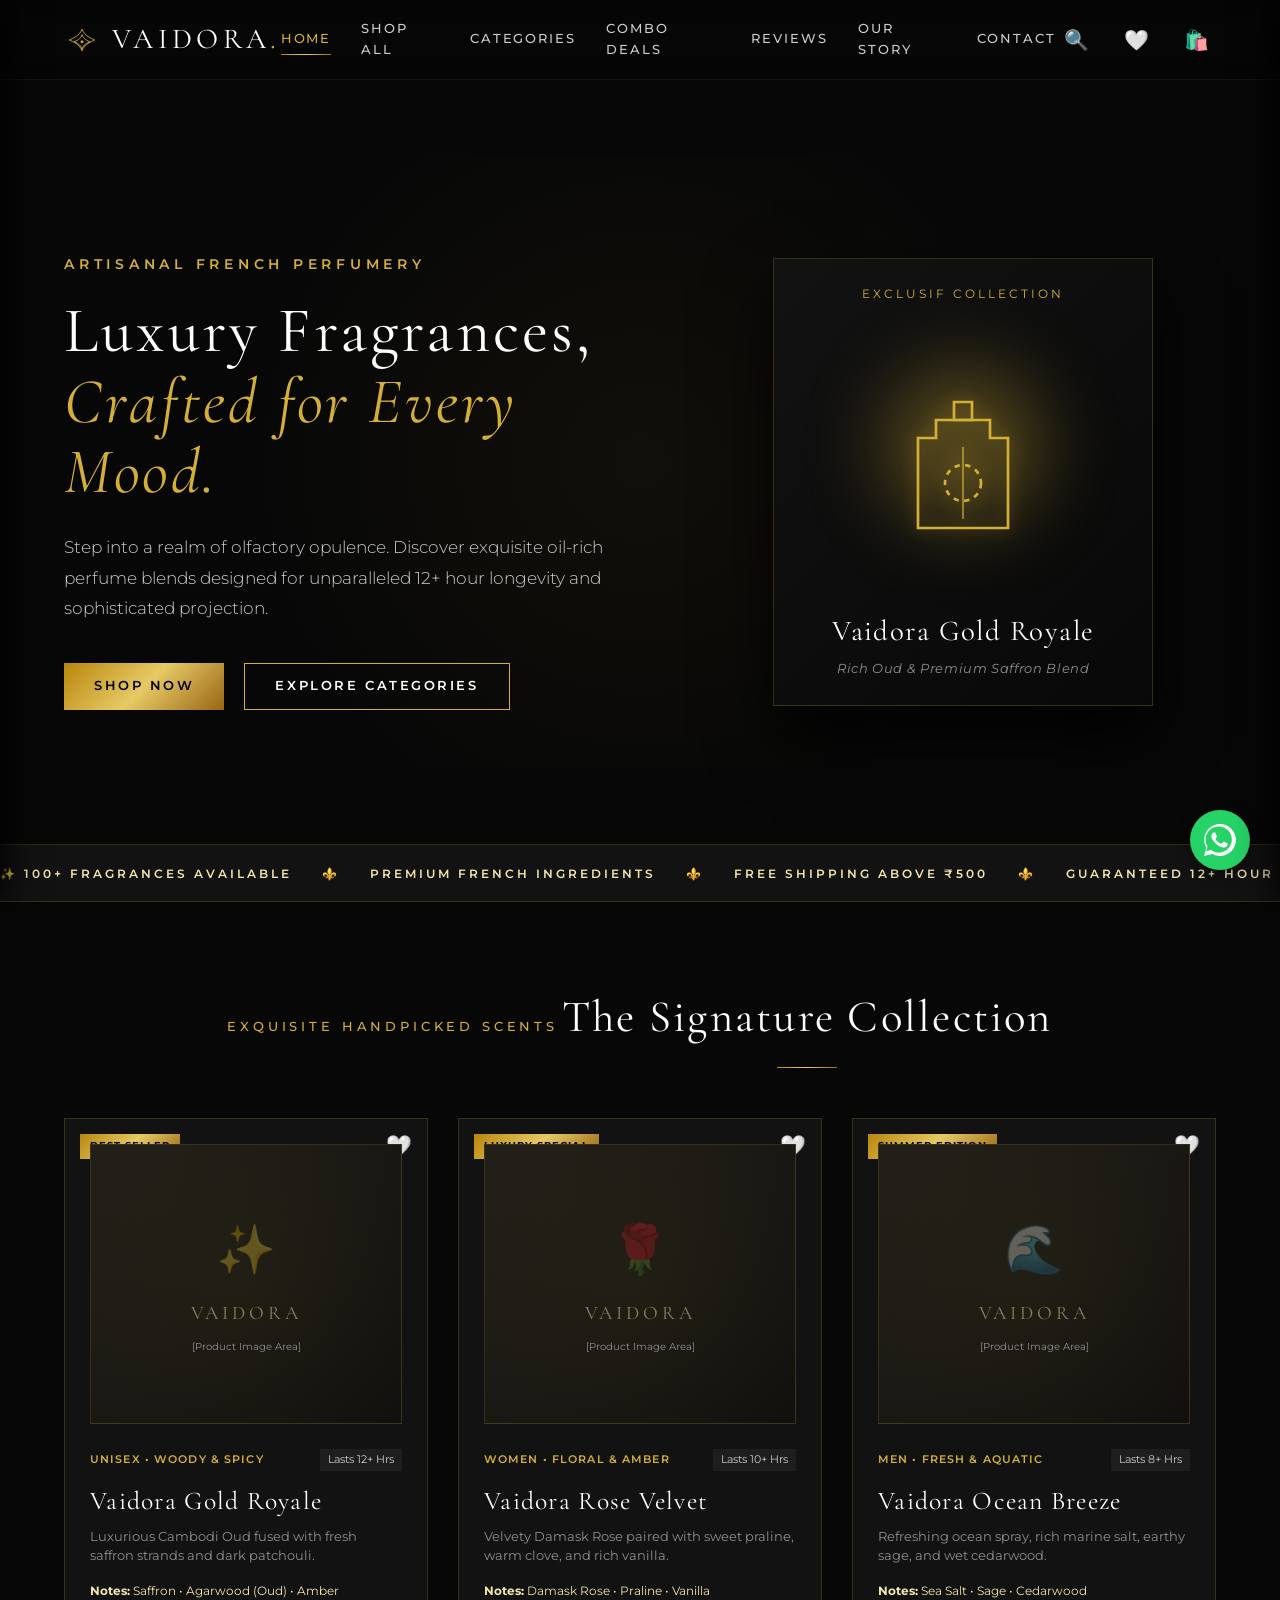
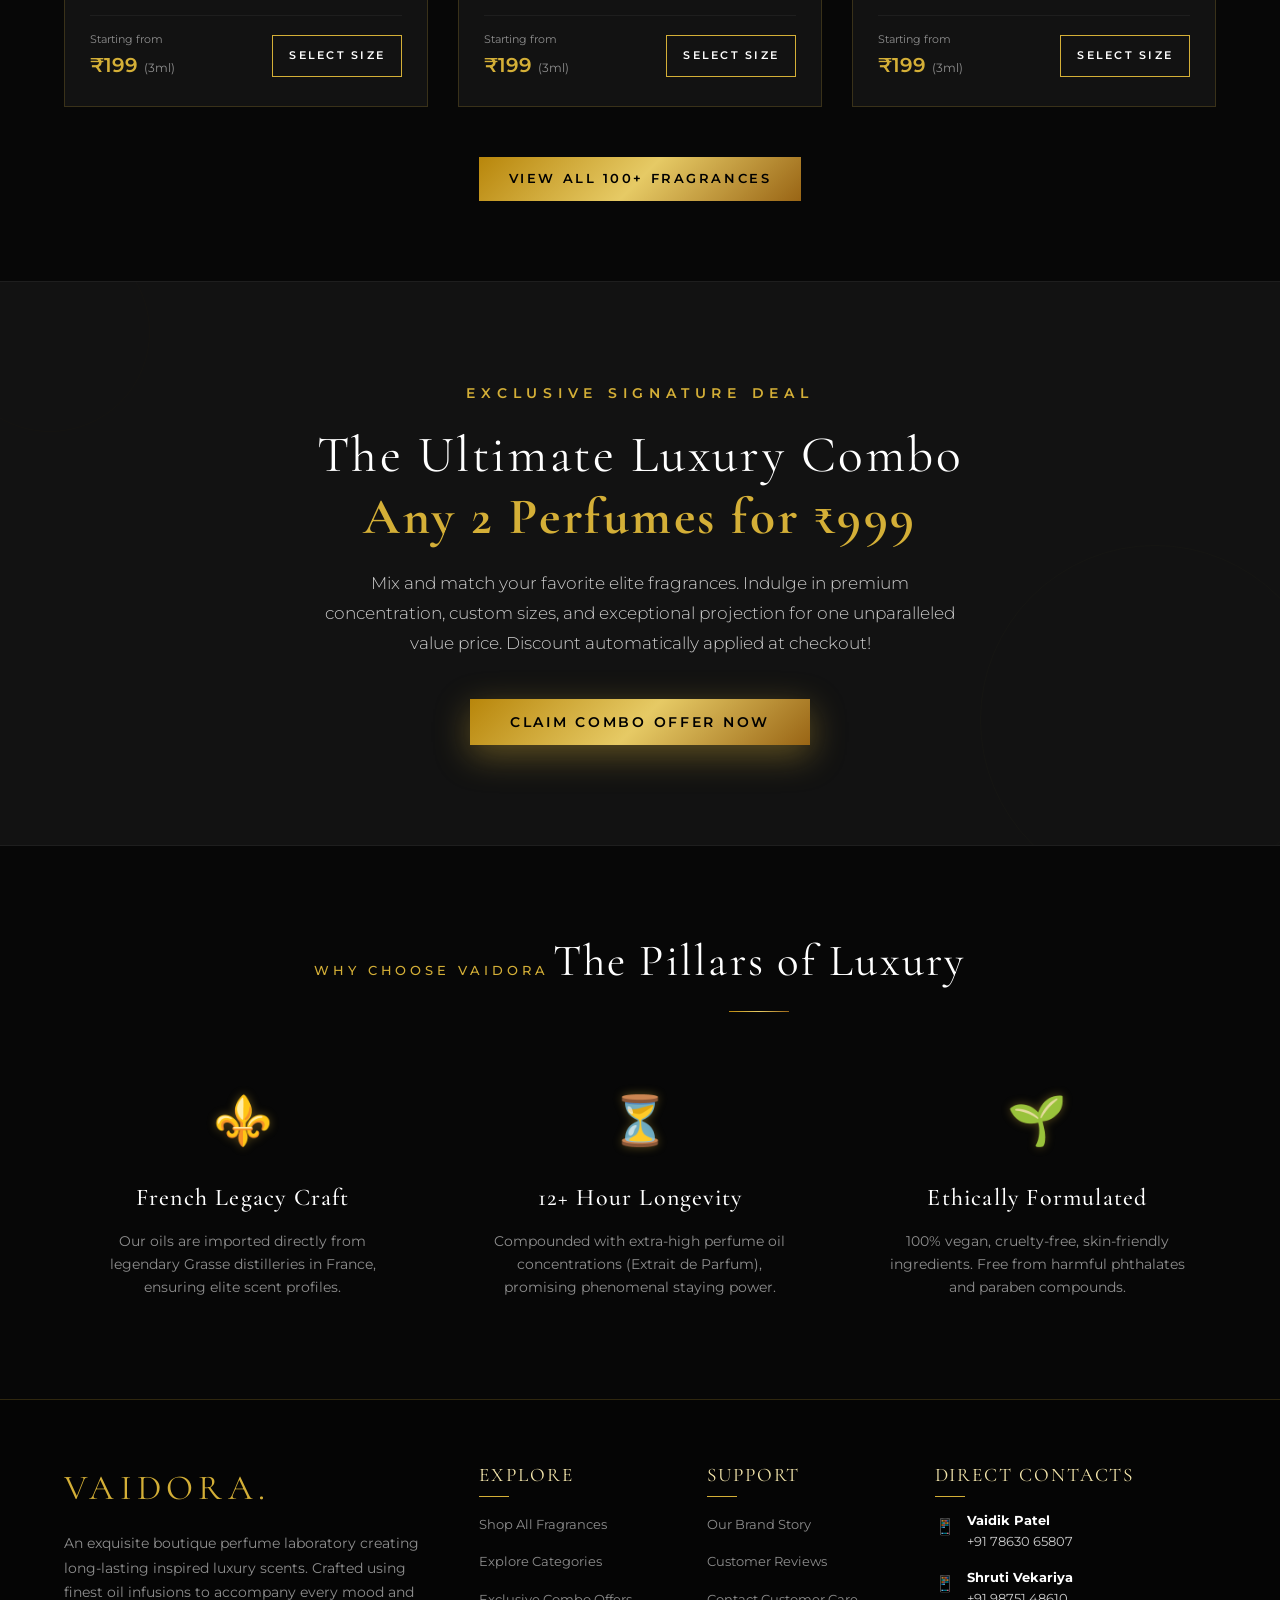
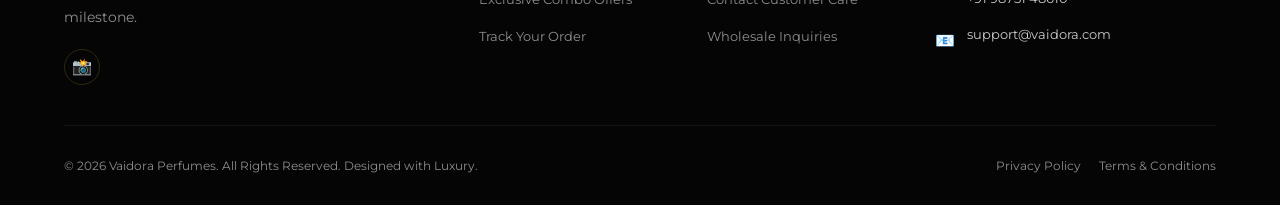
<file: index.html>
<!DOCTYPE html>
<html lang="en">
<head>
    <meta charset="UTF-8">
    <meta name="viewport" content="width=device-width, initial-scale=1.0">
    <title>Vaidora | Luxury Fragrances, Crafted for Every Mood</title>
    <meta name="description" content="Discover Vaidora's exquisite collection of premium, inspired, long-lasting luxury perfumes. Handcrafted fragrance blends of Oud, Rose, Amber & Fresh Citrus.">
    <!-- Premium Stylesheets -->
    <link rel="stylesheet" href="style.css">
</head>
<body>

    <!-- Unified Header -->
    <header>
        <div class="logo-container">
            <a href="index.html" style="display: flex; align-items: center; gap: 12px;">
                <!-- Decorative Gold Lotus Silhouette Inline SVG representing Logo -->
                <svg viewBox="0 0 100 100" style="width: 42px; height: 42px; fill: none; stroke: #D4AF37; stroke-width: 2.5;">
                    <path d="M50 20 C42 40 25 45 15 50 C25 55 42 60 50 80 C58 60 75 55 85 50 C75 45 58 40 50 20 Z" />
                    <path d="M50 35 C46 48 35 52 28 55 C35 58 46 62 50 75 C54 62 65 58 72 55 C65 52 54 48 50 35 Z" />
                    <circle cx="50" cy="55" r="3" fill="#D4AF37" />
                </svg>
                <div class="logo-text">Vaidora<span>.</span></div>
            </a>
        </div>

        <!-- Navigation Links -->
        <nav class="nav-menu">
            <a href="index.html" class="nav-link active">Home</a>
            <a href="shop.html" class="nav-link">Shop All</a>
            <a href="categories.html" class="nav-link">Categories</a>
            <a href="offers.html" class="nav-link">Combo Deals</a>
            <a href="reviews.html" class="nav-link">Reviews</a>
            <a href="about.html" class="nav-link">Our Story</a>
            <a href="contact.html" class="nav-link">Contact</a>
        </nav>

        <!-- Action Items -->
        <div class="header-actions">
            <button class="icon-btn search-trigger" aria-label="Search Collection">🔍</button>
            <button class="icon-btn wishlist-trigger" aria-label="Wishlist drawer">
                🤍<span class="badge wishlist-count">0</span>
            </button>
            <button class="icon-btn cart-trigger" aria-label="Cart drawer">
                🛍️<span class="badge cart-count">0</span>
            </button>
            <!-- Mobile Menu Toggle Button -->
            <button class="menu-toggle" aria-label="Toggle Navigation">
                <span></span>
                <span></span>
                <span></span>
            </button>
        </div>
    </header>

    <main>
        <!-- 1. Hero Section -->
        <section class="section section-dark hero-section">
            <!-- Subtle Gold Radial Ambient Aura -->
            <div style="position: absolute; top: 50%; left: 50%; transform: translate(-50%, -50%); width: 80%; height: 80%; background: radial-gradient(circle, rgba(212, 175, 55, 0.05) 0%, transparent 65%); pointer-events: none; z-index: 1;"></div>
            
            <div class="hero-grid">
                <div class="hero-left">
                    <span class="hero-subtitle">Artisanal French Perfumery</span>
                    <h1 class="hero-title">
                        Luxury Fragrances,<br>
                        <span style="color: var(--gold); font-style: italic;">Crafted for Every Mood.</span>
                    </h1>
                    <p class="hero-desc">
                        Step into a realm of olfactory opulence. Discover exquisite oil-rich perfume blends designed for unparalleled 12+ hour longevity and sophisticated projection.
                    </p>
                    <div class="hero-buttons">
                        <a href="shop.html" class="btn btn-primary">Shop Now</a>
                        <a href="categories.html" class="btn btn-secondary">Explore Categories</a>
                    </div>
                </div>

                <!-- Fallback Graphic Display for Perfume Hero bottle (Visual Placeholder) -->
                <div class="hero-right" style="position: relative; display: flex; justify-content: center;">
                    <div style="width: 380px; max-width: 100%; aspect-ratio: 0.85; border: 1px solid var(--border-gold); padding: 25px; background: linear-gradient(135deg, #121212 0%, #080808 100%); box-shadow: 0 30px 60px rgba(0,0,0,0.8); display: flex; flex-direction: column; justify-content: space-between; align-items: center; text-align: center; position: relative;">
                        <!-- Golden Glow behind visual -->
                        <div style="position:absolute; width:150px; height:150px; background:var(--gold-glow); filter:blur(40px); border-radius:50%; top:25%; pointer-events:none;"></div>
                        
                        <div style="font-size: 0.75rem; color: var(--gold); letter-spacing: 0.25em; text-transform: uppercase;">Exclusif Collection</div>
                        
                        <!-- Core elegant logo outline represent bottle shape inside -->
                        <div style="width: 180px; height: 180px; display:flex; align-items:center; justify-content:center; position:relative; margin: 20px 0;">
                            <svg viewBox="0 0 100 100" style="width: 100%; height: 100%; fill: none; stroke: #D4AF37; stroke-width: 1.5; filter: drop-shadow(0 0 8px var(--gold-glow));">
                                <path d="M35 30 L65 30 L65 40 L75 40 L75 90 L25 90 L25 40 L35 40 Z" />
                                <path d="M45 20 L55 20 L55 30 L45 30 Z" />
                                <circle cx="50" cy="65" r="10" stroke-dasharray="3" />
                                <path d="M50 45 L50 85" stroke-width="0.7" />
                            </svg>
                        </div>
                        
                        <div>
                            <h3 style="font-size: 1.8rem; color: var(--text-primary); margin-bottom: 5px;">Vaidora Gold Royale</h3>
                            <p style="font-size: 0.8rem; color: var(--text-muted); font-style: italic; letter-spacing: 0.05em;">Rich Oud & Premium Saffron Blend</p>
                        </div>
                    </div>
                </div>
            </div>
        </section>

        <!-- 2. Scrolling Credentials Highlight Ribbon -->
        <div style="background: var(--bg-card); border-bottom: 1px solid var(--border-gold); padding: 15px 0; overflow: hidden; white-space: nowrap;">
            <div style="display: inline-block; animation: scrollText 30s linear infinite; font-size: 0.75rem; font-weight: 600; letter-spacing: 0.25em; text-transform: uppercase; color: var(--gold-light);">
                ✨ 100+ FRAGRANCES AVAILABLE &nbsp;&nbsp;&nbsp;&nbsp;⚜️&nbsp;&nbsp;&nbsp;&nbsp;
                PREMIUM FRENCH INGREDIENTS &nbsp;&nbsp;&nbsp;&nbsp;⚜️&nbsp;&nbsp;&nbsp;&nbsp;
                FREE SHIPPING ABOVE ₹500 &nbsp;&nbsp;&nbsp;&nbsp;⚜️&nbsp;&nbsp;&nbsp;&nbsp;
                GUARANTEED 12+ HOUR LONGEVITY &nbsp;&nbsp;&nbsp;&nbsp;⚜️&nbsp;&nbsp;&nbsp;&nbsp;
                CASH ON DELIVERY (COD) AVAILABLE &nbsp;&nbsp;&nbsp;&nbsp;⚜️&nbsp;&nbsp;&nbsp;&nbsp;
                ✨ 100+ FRAGRANCES AVAILABLE &nbsp;&nbsp;&nbsp;&nbsp;⚜️&nbsp;&nbsp;&nbsp;&nbsp;
                PREMIUM FRENCH INGREDIENTS &nbsp;&nbsp;&nbsp;&nbsp;⚜️&nbsp;&nbsp;&nbsp;&nbsp;
                FREE SHIPPING ABOVE ₹500 &nbsp;&nbsp;&nbsp;&nbsp;⚜️&nbsp;&nbsp;&nbsp;&nbsp;
                GUARANTEED 12+ HOUR LONGEVITY
            </div>
        </div>
        
        <style>
            @keyframes scrollText {
                0% { transform: translate3d(0, 0, 0); }
                100% { transform: translate3d(-50%, 0, 0); }
            }
        </style>

        <!-- 3. Featured Bestsellers Section -->
        <section class="section section-dark">
            <div class="section-header">
                <span class="section-subtitle">Exquisite Handpicked Scents</span>
                <h2 class="section-title">The Signature Collection</h2>
            </div>

            <!-- Hand-crafted premium products catalog preview -->
            <div class="featured-grid">
                <!-- Product Card 1: Gold Royale -->
                <div style="background: var(--bg-card); border: 1px solid var(--border-gold); padding: 25px; display: flex; flex-direction: column; justify-content: space-between; transition: var(--transition-smooth); position:relative;" onmouseover="this.style.borderColor='var(--gold)';" onmouseout="this.style.borderColor='var(--border-gold)';">
                    <span style="position: absolute; top: 15px; left: 15px; background: var(--gold-gradient); color: #000; font-size: 0.65rem; font-weight: 700; padding: 4px 10px; letter-spacing: 0.1em; text-transform: uppercase;">Best Seller</span>
                    <button class="wishlist-btn" onclick="toggleWishlist('gold_royale')" data-id="gold_royale" style="position: absolute; top: 15px; right: 15px; background: none; border: none; font-size: 1.3rem; cursor: pointer; color: white;">🤍</button>
                    
                    <div style="height: 280px; margin-bottom: 25px;">
                        <div class="perfume-placeholder">
                            <span class="placeholder-icon">✨</span>
                            <span class="placeholder-brand">Vaidora</span>
                            <div style="font-size: 0.65rem; color:var(--text-muted); margin-top:10px;">[Product Image Area]</div>
                        </div>
                    </div>

                    <div>
                        <div style="display: flex; justify-content: space-between; align-items: center; margin-bottom: 10px;">
                            <span style="font-size: 0.7rem; color: var(--gold); font-weight: 600; letter-spacing: 0.1em; text-transform: uppercase;">Unisex • Woody & Spicy</span>
                            <span style="font-size: 0.7rem; background:rgba(255,255,255,0.05); padding: 2px 8px; color: var(--text-secondary);">Lasts 12+ Hrs</span>
                        </div>
                        
                        <h3 style="font-size: 1.6rem; color: var(--text-primary); margin-bottom: 5px;">Vaidora Gold Royale</h3>
                        <p style="font-size: 0.8rem; color: var(--text-muted); margin-bottom: 15px; line-height: 1.5;">Luxurious Cambodi Oud fused with fresh saffron strands and dark patchouli.</p>
                        
                        <div style="font-size:0.75rem; color:var(--gold-light); margin-bottom:15px;">
                            <b>Notes:</b> Saffron • Agarwood (Oud) • Amber
                        </div>

                        <!-- Price display based on 3ml -->
                        <div style="display: flex; justify-content: space-between; align-items: center; padding-top: 15px; border-top: 1px solid var(--border-dark);">
                            <div>
                                <span style="font-size: 0.7rem; color: var(--text-muted); display: block;">Starting from</span>
                                <span style="font-size: 1.25rem; color: var(--gold); font-weight: 600;">₹199 <span style="font-size:0.75rem; color:var(--text-muted); font-weight:400;">(3ml)</span></span>
                            </div>
                            <a href="shop.html" class="btn btn-secondary" style="padding: 8px 16px; font-size: 0.7rem;">Select Size</a>
                        </div>
                    </div>
                </div>

                <!-- Product Card 2: Rose Velvet -->
                <div style="background: var(--bg-card); border: 1px solid var(--border-gold); padding: 25px; display: flex; flex-direction: column; justify-content: space-between; transition: var(--transition-smooth); position:relative;" onmouseover="this.style.borderColor='var(--gold)';" onmouseout="this.style.borderColor='var(--border-gold)';">
                    <span style="position: absolute; top: 15px; left: 15px; background: var(--gold-gradient); color: #000; font-size: 0.65rem; font-weight: 700; padding: 4px 10px; letter-spacing: 0.1em; text-transform: uppercase;">Luxury Special</span>
                    <button class="wishlist-btn" onclick="toggleWishlist('rose_velvet')" data-id="rose_velvet" style="position: absolute; top: 15px; right: 15px; background: none; border: none; font-size: 1.3rem; cursor: pointer; color: white;">🤍</button>

                    <div style="height: 280px; margin-bottom: 25px;">
                        <div class="perfume-placeholder">
                            <span class="placeholder-icon">🌹</span>
                            <span class="placeholder-brand">Vaidora</span>
                            <div style="font-size: 0.65rem; color:var(--text-muted); margin-top:10px;">[Product Image Area]</div>
                        </div>
                    </div>

                    <div>
                        <div style="display: flex; justify-content: space-between; align-items: center; margin-bottom: 10px;">
                            <span style="font-size: 0.7rem; color: var(--gold); font-weight: 600; letter-spacing: 0.1em; text-transform: uppercase;">Women • Floral & Amber</span>
                            <span style="font-size: 0.7rem; background:rgba(255,255,255,0.05); padding: 2px 8px; color: var(--text-secondary);">Lasts 10+ Hrs</span>
                        </div>
                        
                        <h3 style="font-size: 1.6rem; color: var(--text-primary); margin-bottom: 5px;">Vaidora Rose Velvet</h3>
                        <p style="font-size: 0.8rem; color: var(--text-muted); margin-bottom: 15px; line-height: 1.5;">Velvety Damask Rose paired with sweet praline, warm clove, and rich vanilla.</p>
                        
                        <div style="font-size:0.75rem; color:var(--gold-light); margin-bottom:15px;">
                            <b>Notes:</b> Damask Rose • Praline • Vanilla
                        </div>

                        <div style="display: flex; justify-content: space-between; align-items: center; padding-top: 15px; border-top: 1px solid var(--border-dark);">
                            <div>
                                <span style="font-size: 0.7rem; color: var(--text-muted); display: block;">Starting from</span>
                                <span style="font-size: 1.25rem; color: var(--gold); font-weight: 600;">₹199 <span style="font-size:0.75rem; color:var(--text-muted); font-weight:400;">(3ml)</span></span>
                            </div>
                            <a href="shop.html" class="btn btn-secondary" style="padding: 8px 16px; font-size: 0.7rem;">Select Size</a>
                        </div>
                    </div>
                </div>

                <!-- Product Card 3: Ocean Breeze -->
                <div style="background: var(--bg-card); border: 1px solid var(--border-gold); padding: 25px; display: flex; flex-direction: column; justify-content: space-between; transition: var(--transition-smooth); position:relative;" onmouseover="this.style.borderColor='var(--gold)';" onmouseout="this.style.borderColor='var(--border-gold)';">
                    <span style="position: absolute; top: 15px; left: 15px; background: var(--gold-gradient); color: #000; font-size: 0.65rem; font-weight: 700; padding: 4px 10px; letter-spacing: 0.1em; text-transform: uppercase;">Summer Edition</span>
                    <button class="wishlist-btn" onclick="toggleWishlist('ocean_breeze')" data-id="ocean_breeze" style="position: absolute; top: 15px; right: 15px; background: none; border: none; font-size: 1.3rem; cursor: pointer; color: white;">🤍</button>

                    <div style="height: 280px; margin-bottom: 25px;">
                        <div class="perfume-placeholder">
                            <span class="placeholder-icon">🌊</span>
                            <span class="placeholder-brand">Vaidora</span>
                            <div style="font-size: 0.65rem; color:var(--text-muted); margin-top:10px;">[Product Image Area]</div>
                        </div>
                    </div>

                    <div>
                        <div style="display: flex; justify-content: space-between; align-items: center; margin-bottom: 10px;">
                            <span style="font-size: 0.7rem; color: var(--gold); font-weight: 600; letter-spacing: 0.1em; text-transform: uppercase;">Men • Fresh & Aquatic</span>
                            <span style="font-size: 0.7rem; background:rgba(255,255,255,0.05); padding: 2px 8px; color: var(--text-secondary);">Lasts 8+ Hrs</span>
                        </div>
                        
                        <h3 style="font-size: 1.6rem; color: var(--text-primary); margin-bottom: 5px;">Vaidora Ocean Breeze</h3>
                        <p style="font-size: 0.8rem; color: var(--text-muted); margin-bottom: 15px; line-height: 1.5;">Refreshing ocean spray, rich marine salt, earthy sage, and wet cedarwood.</p>
                        
                        <div style="font-size:0.75rem; color:var(--gold-light); margin-bottom:15px;">
                            <b>Notes:</b> Sea Salt • Sage • Cedarwood
                        </div>

                        <div style="display: flex; justify-content: space-between; align-items: center; padding-top: 15px; border-top: 1px solid var(--border-dark);">
                            <div>
                                <span style="font-size: 0.7rem; color: var(--text-muted); display: block;">Starting from</span>
                                <span style="font-size: 1.25rem; color: var(--gold); font-weight: 600;">₹199 <span style="font-size:0.75rem; color:var(--text-muted); font-weight:400;">(3ml)</span></span>
                            </div>
                            <a href="shop.html" class="btn btn-secondary" style="padding: 8px 16px; font-size: 0.7rem;">Select Size</a>
                        </div>
                    </div>
                </div>
            </div>

            <div style="text-align: center;">
                <a href="shop.html" class="btn btn-primary">View All 100+ Fragrances</a>
            </div>
        </section>

        <!-- 4. Dynamic Promo Offer Banner (2 Perfumes for ₹999) -->
        <section class="section section-alt" style="position: relative; overflow: hidden; padding: 100px 5%;">
            <!-- Visual ambient decoration -->
            <div style="position: absolute; right: -50px; bottom: -50px; width: 350px; height: 350px; border: 1px solid var(--border-gold); border-radius: 50%; opacity: 0.1; pointer-events: none;"></div>
            <div style="position: absolute; left: -50px; top: -50px; width: 200px; height: 200px; border: 1px solid var(--border-gold); border-radius: 50%; opacity: 0.05; pointer-events: none;"></div>

            <div style="max-width: 900px; margin: 0 auto; text-align: center; position: z-index: 2;">
                <span style="font-size: 0.9rem; color: var(--gold); text-transform: uppercase; letter-spacing: 0.4em; font-weight: 600; display: block; margin-bottom: 20px;">Exclusive Signature Deal</span>
                
                <h2 style="font-size: clamp(2.2rem, 4vw, 3.8rem); line-height: 1.2; margin-bottom: 20px; font-family: var(--font-heading); color: var(--text-primary);">
                    The Ultimate Luxury Combo<br>
                    <span style="color: var(--gold); font-weight:700;">Any 2 Perfumes for ₹999</span>
                </h2>
                
                <p style="font-size: 1.05rem; color: var(--text-secondary); max-width: 650px; margin: 0 auto 40px; font-weight: 300; line-height: 1.8;">
                    Mix and match your favorite elite fragrances. Indulge in premium concentration, custom sizes, and exceptional projection for one unparalleled value price. Discount automatically applied at checkout!
                </p>

                <button onclick="triggerComboPromo()" class="btn btn-primary" style="padding: 15px 40px; font-size: 0.85rem; box-shadow: 0 10px 35px var(--gold-glow);">Claim Combo Offer Now</button>
            </div>
        </section>

        <!-- JavaScript helper to auto apply the combo deal and redirect -->
        <script>
            function triggerComboPromo() {
                // Set the active coupon in local storage
                localStorage.setItem("vaidora_active_coupon", "VAIDORA2");
                // Redirect user to the shop page
                window.location.href = "shop.html?promoApplied=VAIDORA2";
            }
        </script>

        <!-- 5. Brand Ethos Section -->
        <section class="section section-dark">
            <div class="section-header">
                <span class="section-subtitle">Why Choose Vaidora</span>
                <h2 class="section-title">The Pillars of Luxury</h2>
            </div>

            <div style="display: grid; grid-template-columns: repeat(auto-fit, minmax(250px, 1fr)); gap: 40px; text-align: center;">
                <!-- Pillar 1 -->
                <div style="padding: 20px;">
                    <div style="font-size: 3rem; color: var(--gold); margin-bottom: 20px; text-shadow: 0 0 10px var(--gold-glow);">⚜️</div>
                    <h3 style="font-size: 1.5rem; color: var(--text-primary); margin-bottom: 12px; font-weight: 500;">French Legacy Craft</h3>
                    <p style="font-size: 0.85rem; color: var(--text-muted); line-height: 1.7;">Our oils are imported directly from legendary Grasse distilleries in France, ensuring elite scent profiles.</p>
                </div>
                <!-- Pillar 2 -->
                <div style="padding: 20px;">
                    <div style="font-size: 3rem; color: var(--gold); margin-bottom: 20px; text-shadow: 0 0 10px var(--gold-glow);">⏳</div>
                    <h3 style="font-size: 1.5rem; color: var(--text-primary); margin-bottom: 12px; font-weight: 500;">12+ Hour Longevity</h3>
                    <p style="font-size: 0.85rem; color: var(--text-muted); line-height: 1.7;">Compounded with extra-high perfume oil concentrations (Extrait de Parfum), promising phenomenal staying power.</p>
                </div>
                <!-- Pillar 3 -->
                <div style="padding: 20px;">
                    <div style="font-size: 3rem; color: var(--gold); margin-bottom: 20px; text-shadow: 0 0 10px var(--gold-glow);">🌱</div>
                    <h3 style="font-size: 1.5rem; color: var(--text-primary); margin-bottom: 12px; font-weight: 500;">Ethically Formulated</h3>
                    <p style="font-size: 0.85rem; color: var(--text-muted); line-height: 1.7;">100% vegan, cruelty-free, skin-friendly ingredients. Free from harmful phthalates and paraben compounds.</p>
                </div>
            </div>
        </section>
    </main>

    <!-- Unified Footer -->
    <footer>
        <div class="footer-grid">
            <!-- Col 1: Brand Info -->
            <div class="footer-about">
                <div class="footer-logo">Vaidora<span>.</span></div>
                <p>An exquisite boutique perfume laboratory creating long-lasting inspired luxury scents. Crafted using finest oil infusions to accompany every mood and milestone.</p>
                <div class="social-links">
                    <a href="https://instagram.com/vaidora.perfume" target="_blank" class="social-btn" aria-label="Follow us on Instagram">📸</a>
                </div>
            </div>
            
            <!-- Col 2: Navigation Links -->
            <div>
                <h4 class="footer-title">Explore</h4>
                <ul class="footer-links">
                    <li><a href="shop.html">Shop All Fragrances</a></li>
                    <li><a href="categories.html">Explore Categories</a></li>
                    <li><a href="offers.html">Exclusive Combo Offers</a></li>
                    <li><a href="tracking.html">Track Your Order</a></li>
                </ul>
            </div>

            <!-- Col 3: Customer Care -->
            <div>
                <h4 class="footer-title">Support</h4>
                <ul class="footer-links">
                    <li><a href="about.html">Our Brand Story</a></li>
                    <li><a href="reviews.html">Customer Reviews</a></li>
                    <li><a href="contact.html">Contact Customer Care</a></li>
                    <li><a href="contact.html">Wholesale Inquiries</a></li>
                </ul>
            </div>

            <!-- Col 4: Contacts & Address -->
            <div>
                <h4 class="footer-title">Direct Contacts</h4>
                <div class="footer-contact-item">
                    <span class="footer-contact-icon">📱</span>
                    <div>
                        <strong style="display:block; color:var(--text-primary); font-size:0.8rem;">Vaidik Patel</strong>
                        <a href="https://wa.me/917863065807" target="_blank" style="font-size:0.8rem;">+91 78630 65807</a>
                    </div>
                </div>
                <div class="footer-contact-item">
                    <span class="footer-contact-icon">📱</span>
                    <div>
                        <strong style="display:block; color:var(--text-primary); font-size:0.8rem;">Shruti Vekariya</strong>
                        <a href="https://wa.me/919875148610" target="_blank" style="font-size:0.8rem;">+91 98751 48610</a>
                    </div>
                </div>
                <div class="footer-contact-item" style="margin-top:15px;">
                    <span class="footer-contact-icon">📧</span>
                    <a href="mailto:support@vaidora.com" style="font-size:0.8rem;">support@vaidora.com</a>
                </div>
            </div>
        </div>

        <div class="footer-bottom">
            <p>&copy; 2026 Vaidora Perfumes. All Rights Reserved. Designed with Luxury.</p>
            <p>
                <a href="#" style="margin-right:15px;">Privacy Policy</a>
                <a href="#">Terms & Conditions</a>
            </p>
        </div>
    </footer>

    <!-- Shared Scripts -->
    <script src="shared.js"></script>
</body>
</html>
</file>
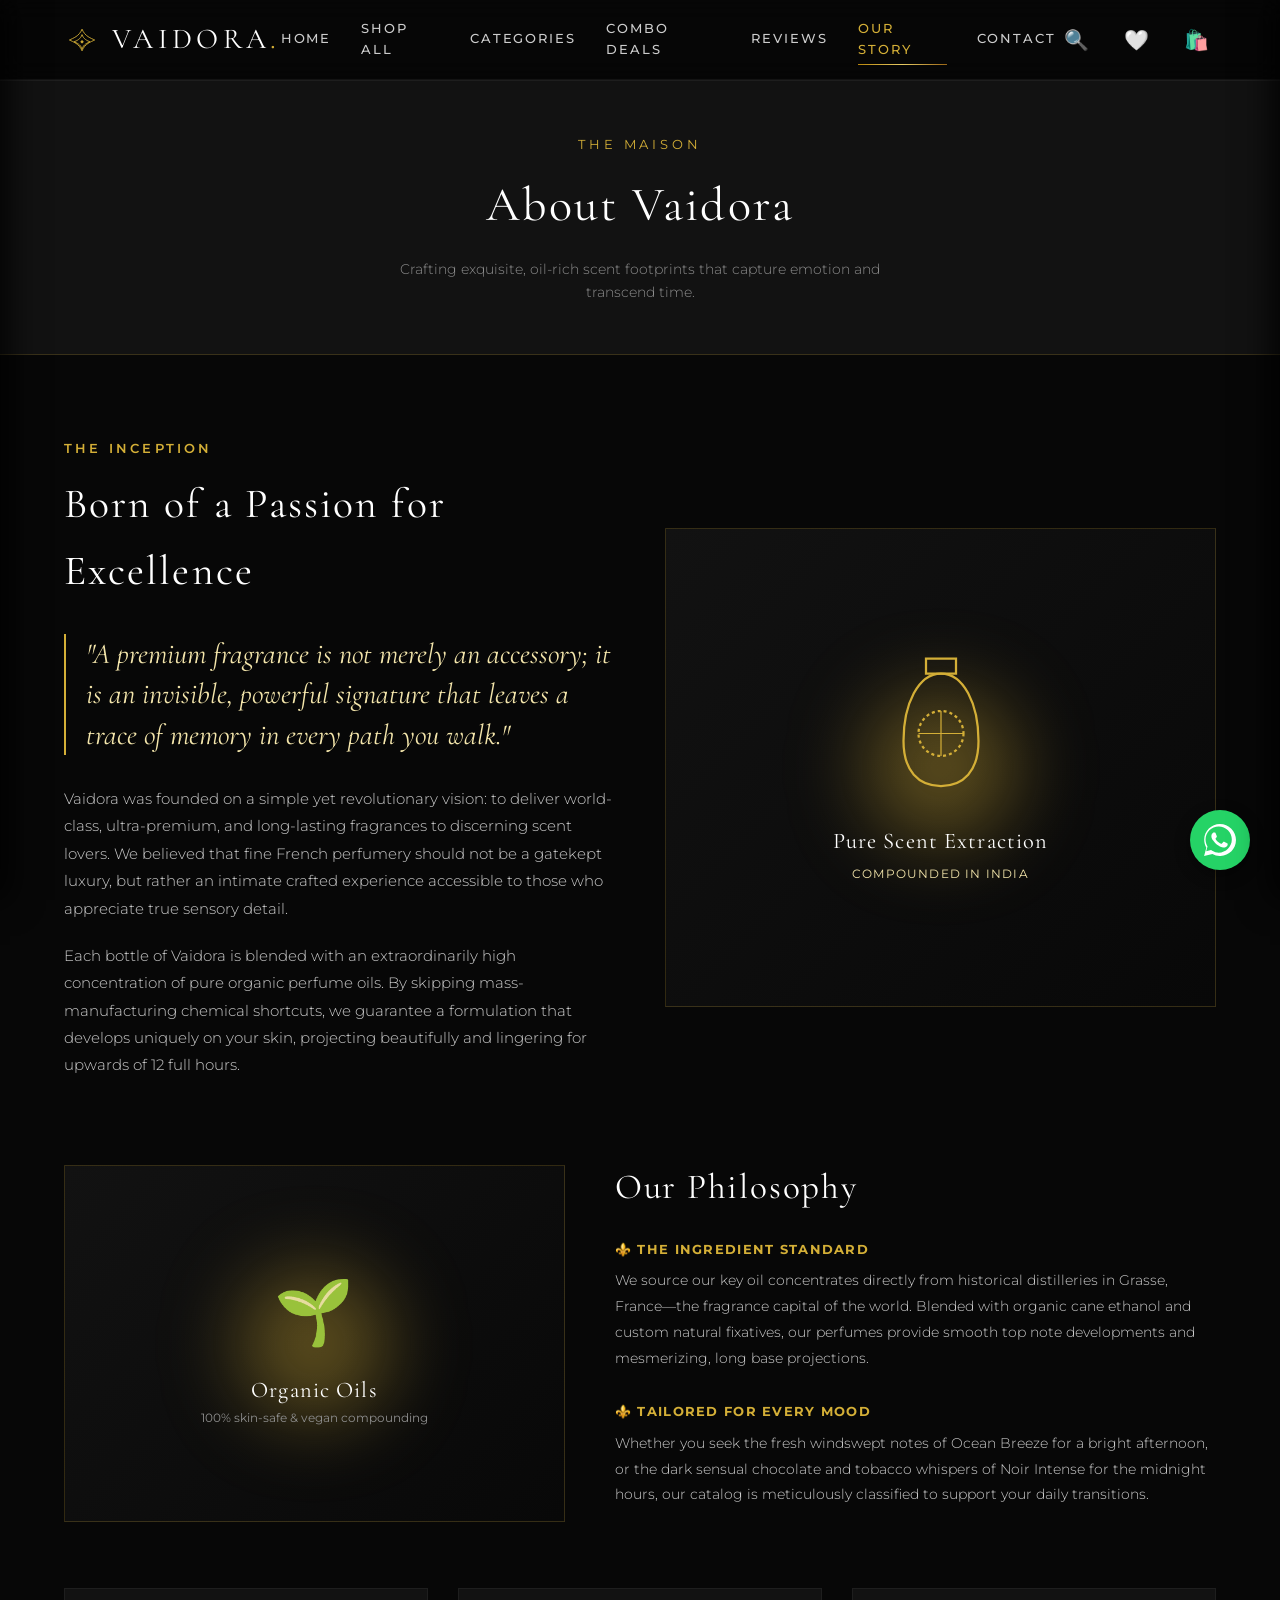
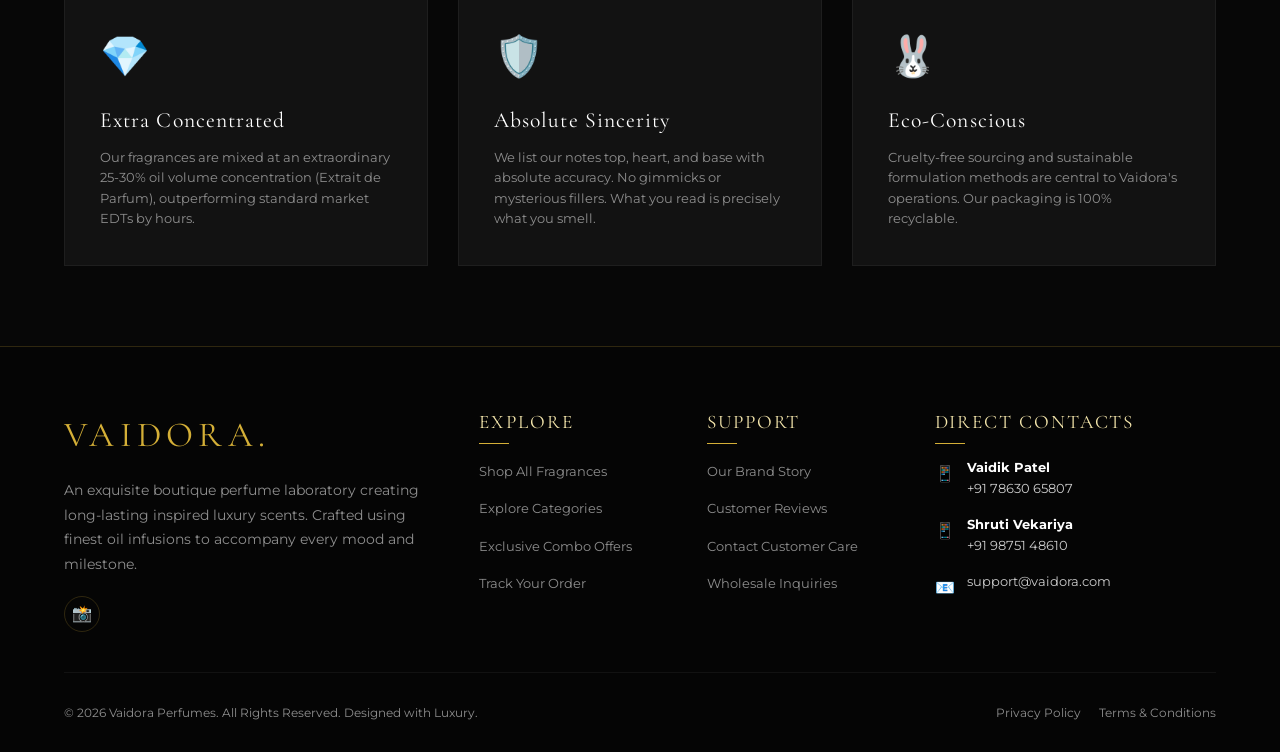
<file: about.html>
<!DOCTYPE html>
<html lang="en">
<head>
    <meta charset="UTF-8">
    <meta name="viewport" content="width=device-width, initial-scale=1.0">
    <title>Our Brand Story & Legacy | Vaidora Luxury Perfumes</title>
    <meta name="description" content="Explore Vaidora's heritage. Read about our mission to craft inspired, long-lasting luxury perfume extraits with pure French organic oils.">
    <link rel="stylesheet" href="style.css">
    <style>
        .about-story-row {
            display: grid;
            grid-template-columns: 1fr 1fr;
            gap: 50px;
            align-items: center;
            margin-bottom: 60px;
        }

        .about-image-frame {
            border: 1px solid var(--border-gold);
            padding: 20px;
            background: linear-gradient(135deg, #121212 0%, #080808 100%);
            position: relative;
            aspect-ratio: 1.15;
            display: flex;
            align-items: center;
            justify-content: center;
        }

        .about-image-frame::after {
            content: '';
            position: absolute;
            width: 150px;
            height: 150px;
            background: var(--gold-glow);
            filter: blur(40px);
            border-radius: 50%;
            pointer-events: none;
        }

        .editorial-quote {
            font-family: var(--font-heading);
            font-size: 1.8rem;
            line-height: 1.4;
            color: var(--gold-light);
            font-style: italic;
            border-left: 2px solid var(--gold);
            padding-left: 20px;
            margin: 30px 0;
        }

        .story-text {
            font-size: 0.95rem;
            color: var(--text-secondary);
            line-height: 1.8;
            font-weight: 300;
            margin-bottom: 20px;
        }

        .philosophy-grid {
            display: grid;
            grid-template-columns: repeat(auto-fit, minmax(280px, 1fr));
            gap: 30px;
            margin-top: 50px;
        }

        .philosophy-card {
            background: var(--bg-card);
            border: 1px solid var(--border-dark);
            padding: 35px;
            transition: var(--transition-smooth);
        }

        .philosophy-card:hover {
            border-color: var(--gold);
            transform: translateY(-5px);
        }

        @media (max-width: 768px) {
            .about-story-row {
                grid-template-columns: 1fr;
                gap: 30px;
            }
        }
    </style>
</head>
<body>

    <!-- Unified Header -->
    <header>
        <div class="logo-container">
            <a href="index.html" style="display: flex; align-items: center; gap: 12px;">
                <svg viewBox="0 0 100 100" style="width: 42px; height: 42px; fill: none; stroke: #D4AF37; stroke-width: 2.5;">
                    <path d="M50 20 C42 40 25 45 15 50 C25 55 42 60 50 80 C58 60 75 55 85 50 C75 45 58 40 50 20 Z" />
                    <path d="M50 35 C46 48 35 52 28 55 C35 58 46 62 50 75 C54 62 65 58 72 55 C65 52 54 48 50 35 Z" />
                    <circle cx="50" cy="55" r="3" fill="#D4AF37" />
                </svg>
                <div class="logo-text">Vaidora<span>.</span></div>
            </a>
        </div>

        <nav class="nav-menu">
            <a href="index.html" class="nav-link">Home</a>
            <a href="shop.html" class="nav-link">Shop All</a>
            <a href="categories.html" class="nav-link">Categories</a>
            <a href="offers.html" class="nav-link">Combo Deals</a>
            <a href="reviews.html" class="nav-link">Reviews</a>
            <a href="about.html" class="nav-link active">Our Story</a>
            <a href="contact.html" class="nav-link">Contact</a>
        </nav>

        <div class="header-actions">
            <button class="icon-btn search-trigger" aria-label="Search Collection">🔍</button>
            <button class="icon-btn wishlist-trigger" aria-label="Wishlist drawer">
                🤍<span class="badge wishlist-count">0</span>
            </button>
            <button class="icon-btn cart-trigger" aria-label="Cart drawer">
                🛍️<span class="badge cart-count">0</span>
            </button>
            <button class="menu-toggle" aria-label="Toggle Navigation">
                <span></span>
                <span></span>
                <span></span>
            </button>
        </div>
    </header>

    <main>
        <!-- About Header Banner -->
        <section class="section section-alt" style="padding: 50px 5%; text-align: center; border-bottom: 1px solid var(--border-gold);">
            <span style="font-size: 0.8rem; color: var(--gold); text-transform: uppercase; letter-spacing: 0.3em;">The Maison</span>
            <h1 style="font-size: 3rem; margin-top: 10px; font-family: var(--font-heading);">About Vaidora</h1>
            <p style="font-size: 0.9rem; color: var(--text-muted); max-width: 500px; margin: 15px auto 0; font-weight: 300;">Crafting exquisite, oil-rich scent footprints that capture emotion and transcend time.</p>
        </section>

        <!-- Story Content Section -->
        <section class="section section-dark" style="padding: 80px 5%;">
            <div class="about-story-row">
                <div>
                    <span style="font-size: 0.8rem; color: var(--gold); text-transform: uppercase; letter-spacing: 0.25em; font-weight: 600;">The Inception</span>
                    <h2 style="font-size: 2.6rem; color: var(--text-primary); margin-top:10px; font-family: var(--font-heading);">Born of a Passion for Excellence</h2>
                    
                    <p class="editorial-quote">
                        "A premium fragrance is not merely an accessory; it is an invisible, powerful signature that leaves a trace of memory in every path you walk."
                    </p>
                    
                    <p class="story-text">
                        Vaidora was founded on a simple yet revolutionary vision: to deliver world-class, ultra-premium, and long-lasting fragrances to discerning scent lovers. We believed that fine French perfumery should not be a gatekept luxury, but rather an intimate crafted experience accessible to those who appreciate true sensory detail.
                    </p>
                    <p class="story-text">
                        Each bottle of Vaidora is blended with an extraordinarily high concentration of pure organic perfume oils. By skipping mass-manufacturing chemical shortcuts, we guarantee a formulation that develops uniquely on your skin, projecting beautifully and lingering for upwards of 12 full hours.
                    </p>
                </div>

                <div class="about-image-frame">
                    <!-- Stylized visual display mapping laboratory elements -->
                    <div style="text-align: center; z-index:2;">
                        <svg viewBox="0 0 100 100" style="width: 150px; height: 150px; fill: none; stroke: #D4AF37; stroke-width: 1.5; margin-bottom: 15px;">
                            <path d="M50 15 C35 15 25 35 25 60 C25 80 35 90 50 90 C65 90 75 80 75 60 C75 35 65 15 50 15 Z" />
                            <path d="M40 5 L60 5 L60 15 L40 15 Z" />
                            <circle cx="50" cy="55" r="15" stroke-dasharray="2" />
                            <path d="M50 40 L50 70 M35 55 L65 55" stroke-width="0.8" />
                        </svg>
                        <h3 style="font-size: 1.4rem; color: var(--text-primary); margin-bottom: 5px;">Pure Scent Extraction</h3>
                        <p style="font-size: 0.75rem; color: var(--gold-light); text-transform: uppercase; letter-spacing: 0.1em;">Compounded in India</p>
                    </div>
                </div>
            </div>

            <!-- Mission and Vision -->
            <div class="about-story-row" style="grid-template-columns: 1fr 1.2fr; gap:50px;">
                <div class="about-image-frame" style="aspect-ratio: 1.4;">
                    <div style="text-align: center; z-index:2;">
                        <span style="font-size: 4rem;">🌱</span>
                        <h3 style="font-size: 1.4rem; color: var(--text-primary); margin-top:10px;">Organic Oils</h3>
                        <p style="font-size: 0.75rem; color: var(--text-muted);">100% skin-safe & vegan compounding</p>
                    </div>
                </div>

                <div>
                    <h2 style="font-size: 2.2rem; color: var(--text-primary); font-family: var(--font-heading); margin-bottom: 25px;">Our Philosophy</h2>
                    
                    <div style="margin-bottom: 30px;">
                        <strong style="color:var(--gold); text-transform:uppercase; font-size:0.8rem; letter-spacing:0.1em; display:block; margin-bottom:8px;">⚜️ The Ingredient Standard</strong>
                        <p class="story-text" style="font-size:0.9rem;">
                            We source our key oil concentrates directly from historical distilleries in Grasse, France—the fragrance capital of the world. Blended with organic cane ethanol and custom natural fixatives, our perfumes provide smooth top note developments and mesmerizing, long base projections.
                        </p>
                    </div>

                    <div>
                        <strong style="color:var(--gold); text-transform:uppercase; font-size:0.8rem; letter-spacing:0.1em; display:block; margin-bottom:8px;">⚜️ Tailored for Every Mood</strong>
                        <p class="story-text" style="font-size:0.9rem;">
                            Whether you seek the fresh windswept notes of Ocean Breeze for a bright afternoon, or the dark sensual chocolate and tobacco whispers of Noir Intense for the midnight hours, our catalog is meticulously classified to support your daily transitions.
                        </p>
                    </div>
                </div>
            </div>

            <!-- Pillars Dashboard -->
            <div class="philosophy-grid">
                <!-- Card 1 -->
                <div class="philosophy-card">
                    <span style="font-size: 2.5rem; color:var(--gold); display:block; margin-bottom:15px;">💎</span>
                    <h3 style="font-size: 1.35rem; color:var(--text-primary); margin-bottom:10px;">Extra Concentrated</h3>
                    <p style="font-size:0.8rem; color:var(--text-muted); line-height: 1.6;">Our fragrances are mixed at an extraordinary 25-30% oil volume concentration (Extrait de Parfum), outperforming standard market EDTs by hours.</p>
                </div>
                <!-- Card 2 -->
                <div class="philosophy-card">
                    <span style="font-size: 2.5rem; color:var(--gold); display:block; margin-bottom:15px;">🛡️</span>
                    <h3 style="font-size: 1.35rem; color:var(--text-primary); margin-bottom:10px;">Absolute Sincerity</h3>
                    <p style="font-size:0.8rem; color:var(--text-muted); line-height: 1.6;">We list our notes top, heart, and base with absolute accuracy. No gimmicks or mysterious fillers. What you read is precisely what you smell.</p>
                </div>
                <!-- Card 3 -->
                <div class="philosophy-card">
                    <span style="font-size: 2.5rem; color:var(--gold); display:block; margin-bottom:15px;">🐰</span>
                    <h3 style="font-size: 1.35rem; color:var(--text-primary); margin-bottom:10px;">Eco-Conscious</h3>
                    <p style="font-size:0.8rem; color:var(--text-muted); line-height: 1.6;">Cruelty-free sourcing and sustainable formulation methods are central to Vaidora's operations. Our packaging is 100% recyclable.</p>
                </div>
            </div>

        </section>
    </main>

    <!-- Unified Footer -->
    <footer>
        <div class="footer-grid">
            <div class="footer-about">
                <div class="footer-logo">Vaidora<span>.</span></div>
                <p>An exquisite boutique perfume laboratory creating long-lasting inspired luxury scents. Crafted using finest oil infusions to accompany every mood and milestone.</p>
                <div class="social-links">
                    <a href="https://instagram.com/vaidora.perfume" target="_blank" class="social-btn" aria-label="Follow us on Instagram">📸</a>
                </div>
            </div>
            <div>
                <h4 class="footer-title">Explore</h4>
                <ul class="footer-links">
                    <li><a href="shop.html">Shop All Fragrances</a></li>
                    <li><a href="categories.html">Explore Categories</a></li>
                    <li><a href="offers.html">Exclusive Combo Offers</a></li>
                    <li><a href="tracking.html">Track Your Order</a></li>
                </ul>
            </div>
            <div>
                <h4 class="footer-title">Support</h4>
                <ul class="footer-links">
                    <li><a href="about.html">Our Brand Story</a></li>
                    <li><a href="reviews.html">Customer Reviews</a></li>
                    <li><a href="contact.html">Contact Customer Care</a></li>
                    <li><a href="contact.html">Wholesale Inquiries</a></li>
                </ul>
            </div>
            <div>
                <h4 class="footer-title">Direct Contacts</h4>
                <div class="footer-contact-item">
                    <span class="footer-contact-icon">📱</span>
                    <div>
                        <strong style="display:block; color:var(--text-primary); font-size:0.8rem;">Vaidik Patel</strong>
                        <a href="https://wa.me/917863065807" target="_blank" style="font-size:0.8rem;">+91 78630 65807</a>
                    </div>
                </div>
                <div class="footer-contact-item">
                    <span class="footer-contact-icon">📱</span>
                    <div>
                        <strong style="display:block; color:var(--text-primary); font-size:0.8rem;">Shruti Vekariya</strong>
                        <a href="https://wa.me/919875148610" target="_blank" style="font-size:0.8rem;">+91 98751 48610</a>
                    </div>
                </div>
                <div class="footer-contact-item" style="margin-top:15px;">
                    <span class="footer-contact-icon">📧</span>
                    <a href="mailto:support@vaidora.com" style="font-size:0.8rem;">support@vaidora.com</a>
                </div>
            </div>
        </div>
        <div class="footer-bottom">
            <p>&copy; 2026 Vaidora Perfumes. All Rights Reserved. Designed with Luxury.</p>
            <p>
                <a href="#" style="margin-right:15px;">Privacy Policy</a>
                <a href="#">Terms & Conditions</a>
            </p>
        </div>
    </footer>

    <script src="shared.js"></script>
</body>
</html>
</file>
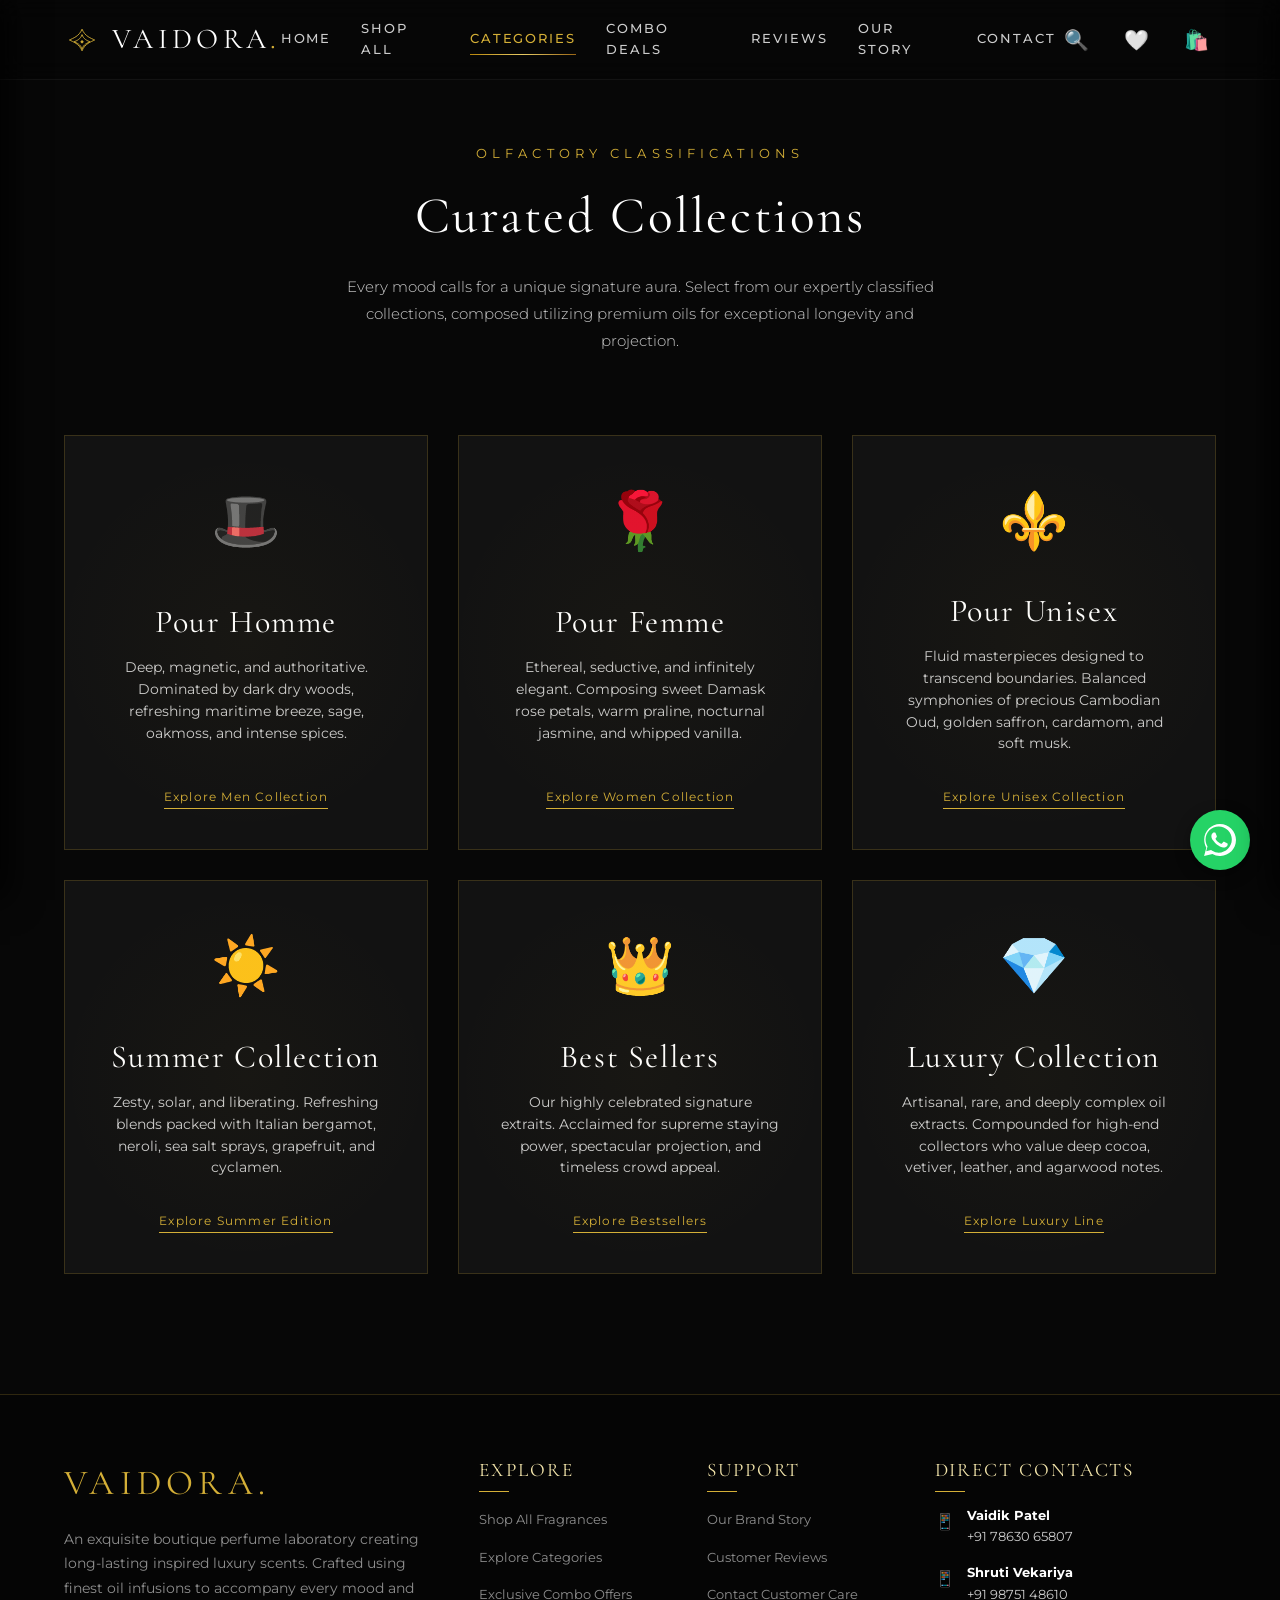
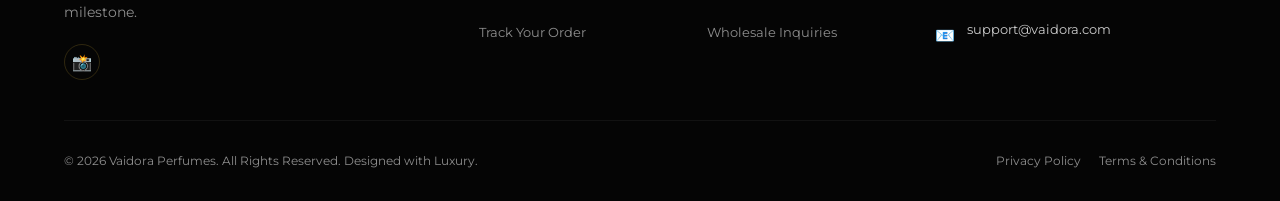
<file: categories.html>
<!DOCTYPE html>
<html lang="en">
<head>
    <meta charset="UTF-8">
    <meta name="viewport" content="width=device-width, initial-scale=1.0">
    <title>Scent Categories | Vaidora Luxury Perfumes</title>
    <meta name="description" content="Discover Vaidora's tailored perfume collections. Shop premium fragrances curated for Men, Women, Unisex, Summer, Bestsellers, and Luxury extracts.">
    <link rel="stylesheet" href="style.css">
    <style>
        .categories-grid {
            display: grid;
            grid-template-columns: repeat(auto-fit, minmax(320px, 1fr));
            gap: 30px;
            padding: 40px 0;
        }

        .category-card {
            background: var(--bg-card);
            border: 1px solid var(--border-gold);
            padding: 40px;
            text-align: center;
            display: flex;
            flex-direction: column;
            justify-content: space-between;
            align-items: center;
            min-height: 380px;
            position: relative;
            overflow: hidden;
            transition: var(--transition-smooth);
            cursor: pointer;
        }

        .category-card::after {
            content: '';
            position: absolute;
            top: 0;
            left: 0;
            width: 100%;
            height: 100%;
            background: radial-gradient(circle at center, rgba(212, 175, 55, 0.03) 0%, transparent 70%);
            pointer-events: none;
            transition: var(--transition-smooth);
        }

        .category-card:hover {
            border-color: var(--gold);
            transform: translateY(-5px);
            box-shadow: 0 15px 35px rgba(0,0,0,0.7);
        }

        .category-card:hover::after {
            background: radial-gradient(circle at center, rgba(212, 175, 55, 0.08) 0%, transparent 70%);
        }

        .category-icon {
            font-size: 3.5rem;
            color: var(--gold);
            margin-bottom: 20px;
            transition: var(--transition-smooth);
        }

        .category-card:hover .category-icon {
            transform: scale(1.1);
            text-shadow: 0 0 15px var(--gold-glow);
        }

        .category-name {
            font-size: 2rem;
            color: var(--text-primary);
            margin-bottom: 10px;
            font-family: var(--font-heading);
        }

        .category-desc {
            font-size: 0.85rem;
            color: var(--text-secondary);
            line-height: 1.6;
            margin-bottom: 30px;
            max-width: 280px;
        }
    </style>
</head>
<body>

    <!-- Unified Header -->
    <header>
        <div class="logo-container">
            <a href="index.html" style="display: flex; align-items: center; gap: 12px;">
                <svg viewBox="0 0 100 100" style="width: 42px; height: 42px; fill: none; stroke: #D4AF37; stroke-width: 2.5;">
                    <path d="M50 20 C42 40 25 45 15 50 C25 55 42 60 50 80 C58 60 75 55 85 50 C75 45 58 40 50 20 Z" />
                    <path d="M50 35 C46 48 35 52 28 55 C35 58 46 62 50 75 C54 62 65 58 72 55 C65 52 54 48 50 35 Z" />
                    <circle cx="50" cy="55" r="3" fill="#D4AF37" />
                </svg>
                <div class="logo-text">Vaidora<span>.</span></div>
            </a>
        </div>

        <nav class="nav-menu">
            <a href="index.html" class="nav-link">Home</a>
            <a href="shop.html" class="nav-link">Shop All</a>
            <a href="categories.html" class="nav-link active">Categories</a>
            <a href="offers.html" class="nav-link">Combo Deals</a>
            <a href="reviews.html" class="nav-link">Reviews</a>
            <a href="about.html" class="nav-link">Our Story</a>
            <a href="contact.html" class="nav-link">Contact</a>
        </nav>

        <div class="header-actions">
            <button class="icon-btn search-trigger" aria-label="Search Collection">🔍</button>
            <button class="icon-btn wishlist-trigger" aria-label="Wishlist drawer">
                🤍<span class="badge wishlist-count">0</span>
            </button>
            <button class="icon-btn cart-trigger" aria-label="Cart drawer">
                🛍️<span class="badge cart-count">0</span>
            </button>
            <button class="menu-toggle" aria-label="Toggle Navigation">
                <span></span>
                <span></span>
                <span></span>
            </button>
        </div>
    </header>

    <main>
        <!-- Categories Hero Section -->
        <section class="section section-dark" style="padding: 60px 5% 20px; text-align: center;">
            <span style="font-size: 0.8rem; color: var(--gold); text-transform: uppercase; letter-spacing: 0.4em;">Olfactory Classifications</span>
            <h1 style="font-size: 3.2rem; margin-top: 10px; font-family: var(--font-heading);">Curated Collections</h1>
            <p style="font-size: 0.95rem; color: var(--text-secondary); max-width: 600px; margin: 15px auto 0; font-weight: 300; line-height: 1.8;">
                Every mood calls for a unique signature aura. Select from our expertly classified collections, composed utilizing premium oils for exceptional longevity and projection.
            </p>
        </section>

        <!-- Categories Grid Section -->
        <section class="section section-dark" style="padding: 20px 5% 80px;">
            <div class="categories-grid">
                
                <!-- Category Card 1: Men -->
                <div class="category-card" onclick="navigateToCategory('Men')">
                    <div class="category-icon">🎩</div>
                    <div>
                        <h2 class="category-name">Pour Homme</h2>
                        <p class="category-desc">Deep, magnetic, and authoritative. Dominated by dark dry woods, refreshing maritime breeze, sage, oakmoss, and intense spices.</p>
                    </div>
                    <span class="btn-link">Explore Men Collection</span>
                </div>

                <!-- Category Card 2: Women -->
                <div class="category-card" onclick="navigateToCategory('Women')">
                    <div class="category-icon">🌹</div>
                    <div>
                        <h2 class="category-name">Pour Femme</h2>
                        <p class="category-desc">Ethereal, seductive, and infinitely elegant. Composing sweet Damask rose petals, warm praline, nocturnal jasmine, and whipped vanilla.</p>
                    </div>
                    <span class="btn-link">Explore Women Collection</span>
                </div>

                <!-- Category Card 3: Unisex -->
                <div class="category-card" onclick="navigateToCategory('Unisex')">
                    <div class="category-icon">⚜️</div>
                    <div>
                        <h2 class="category-name">Pour Unisex</h2>
                        <p class="category-desc">Fluid masterpieces designed to transcend boundaries. Balanced symphonies of precious Cambodian Oud, golden saffron, cardamom, and soft musk.</p>
                    </div>
                    <span class="btn-link">Explore Unisex Collection</span>
                </div>

                <!-- Category Card 4: Summer -->
                <div class="category-card" onclick="navigateToCategory('Summer Collection')">
                    <div class="category-icon">☀️</div>
                    <div>
                        <h2 class="category-name">Summer Collection</h2>
                        <p class="category-desc">Zesty, solar, and liberating. Refreshing blends packed with Italian bergamot, neroli, sea salt sprays, grapefruit, and cyclamen.</p>
                    </div>
                    <span class="btn-link">Explore Summer Edition</span>
                </div>

                <!-- Category Card 5: Best Sellers -->
                <div class="category-card" onclick="navigateToCategory('Best Sellers')">
                    <div class="category-icon">👑</div>
                    <div>
                        <h2 class="category-name">Best Sellers</h2>
                        <p class="category-desc">Our highly celebrated signature extraits. Acclaimed for supreme staying power, spectacular projection, and timeless crowd appeal.</p>
                    </div>
                    <span class="btn-link">Explore Bestsellers</span>
                </div>

                <!-- Category Card 6: Luxury -->
                <div class="category-card" onclick="navigateToCategory('Luxury Collection')">
                    <div class="category-icon">💎</div>
                    <div>
                        <h2 class="category-name">Luxury Collection</h2>
                        <p class="category-desc">Artisanal, rare, and deeply complex oil extracts. Compounded for high-end collectors who value deep cocoa, vetiver, leather, and agarwood notes.</p>
                    </div>
                    <span class="btn-link">Explore Luxury Line</span>
                </div>

            </div>
        </section>
    </main>

    <!-- Unified Footer -->
    <footer>
        <div class="footer-grid">
            <div class="footer-about">
                <div class="footer-logo">Vaidora<span>.</span></div>
                <p>An exquisite boutique perfume laboratory creating long-lasting inspired luxury scents. Crafted using finest oil infusions to accompany every mood and milestone.</p>
                <div class="social-links">
                    <a href="https://instagram.com/vaidora.perfume" target="_blank" class="social-btn" aria-label="Follow us on Instagram">📸</a>
                </div>
            </div>
            <div>
                <h4 class="footer-title">Explore</h4>
                <ul class="footer-links">
                    <li><a href="shop.html">Shop All Fragrances</a></li>
                    <li><a href="categories.html">Explore Categories</a></li>
                    <li><a href="offers.html">Exclusive Combo Offers</a></li>
                    <li><a href="tracking.html">Track Your Order</a></li>
                </ul>
            </div>
            <div>
                <h4 class="footer-title">Support</h4>
                <ul class="footer-links">
                    <li><a href="about.html">Our Brand Story</a></li>
                    <li><a href="reviews.html">Customer Reviews</a></li>
                    <li><a href="contact.html">Contact Customer Care</a></li>
                    <li><a href="contact.html">Wholesale Inquiries</a></li>
                </ul>
            </div>
            <div>
                <h4 class="footer-title">Direct Contacts</h4>
                <div class="footer-contact-item">
                    <span class="footer-contact-icon">📱</span>
                    <div>
                        <strong style="display:block; color:var(--text-primary); font-size:0.8rem;">Vaidik Patel</strong>
                        <a href="https://wa.me/917863065807" target="_blank" style="font-size:0.8rem;">+91 78630 65807</a>
                    </div>
                </div>
                <div class="footer-contact-item">
                    <span class="footer-contact-icon">📱</span>
                    <div>
                        <strong style="display:block; color:var(--text-primary); font-size:0.8rem;">Shruti Vekariya</strong>
                        <a href="https://wa.me/919875148610" target="_blank" style="font-size:0.8rem;">+91 98751 48610</a>
                    </div>
                </div>
                <div class="footer-contact-item" style="margin-top:15px;">
                    <span class="footer-contact-icon">📧</span>
                    <a href="mailto:support@vaidora.com" style="font-size:0.8rem;">support@vaidora.com</a>
                </div>
            </div>
        </div>
        <div class="footer-bottom">
            <p>&copy; 2026 Vaidora Perfumes. All Rights Reserved. Designed with Luxury.</p>
            <p>
                <a href="#" style="margin-right:15px;">Privacy Policy</a>
                <a href="#">Terms & Conditions</a>
            </p>
        </div>
    </footer>

    <script src="shared.js"></script>
    <script>
        function navigateToCategory(categoryName) {
            // Encode category and redirect to shop
            window.location.href = `shop.html?category=${encodeURIComponent(categoryName)}`;
        }
    </script>
</body>
</html>
</file>
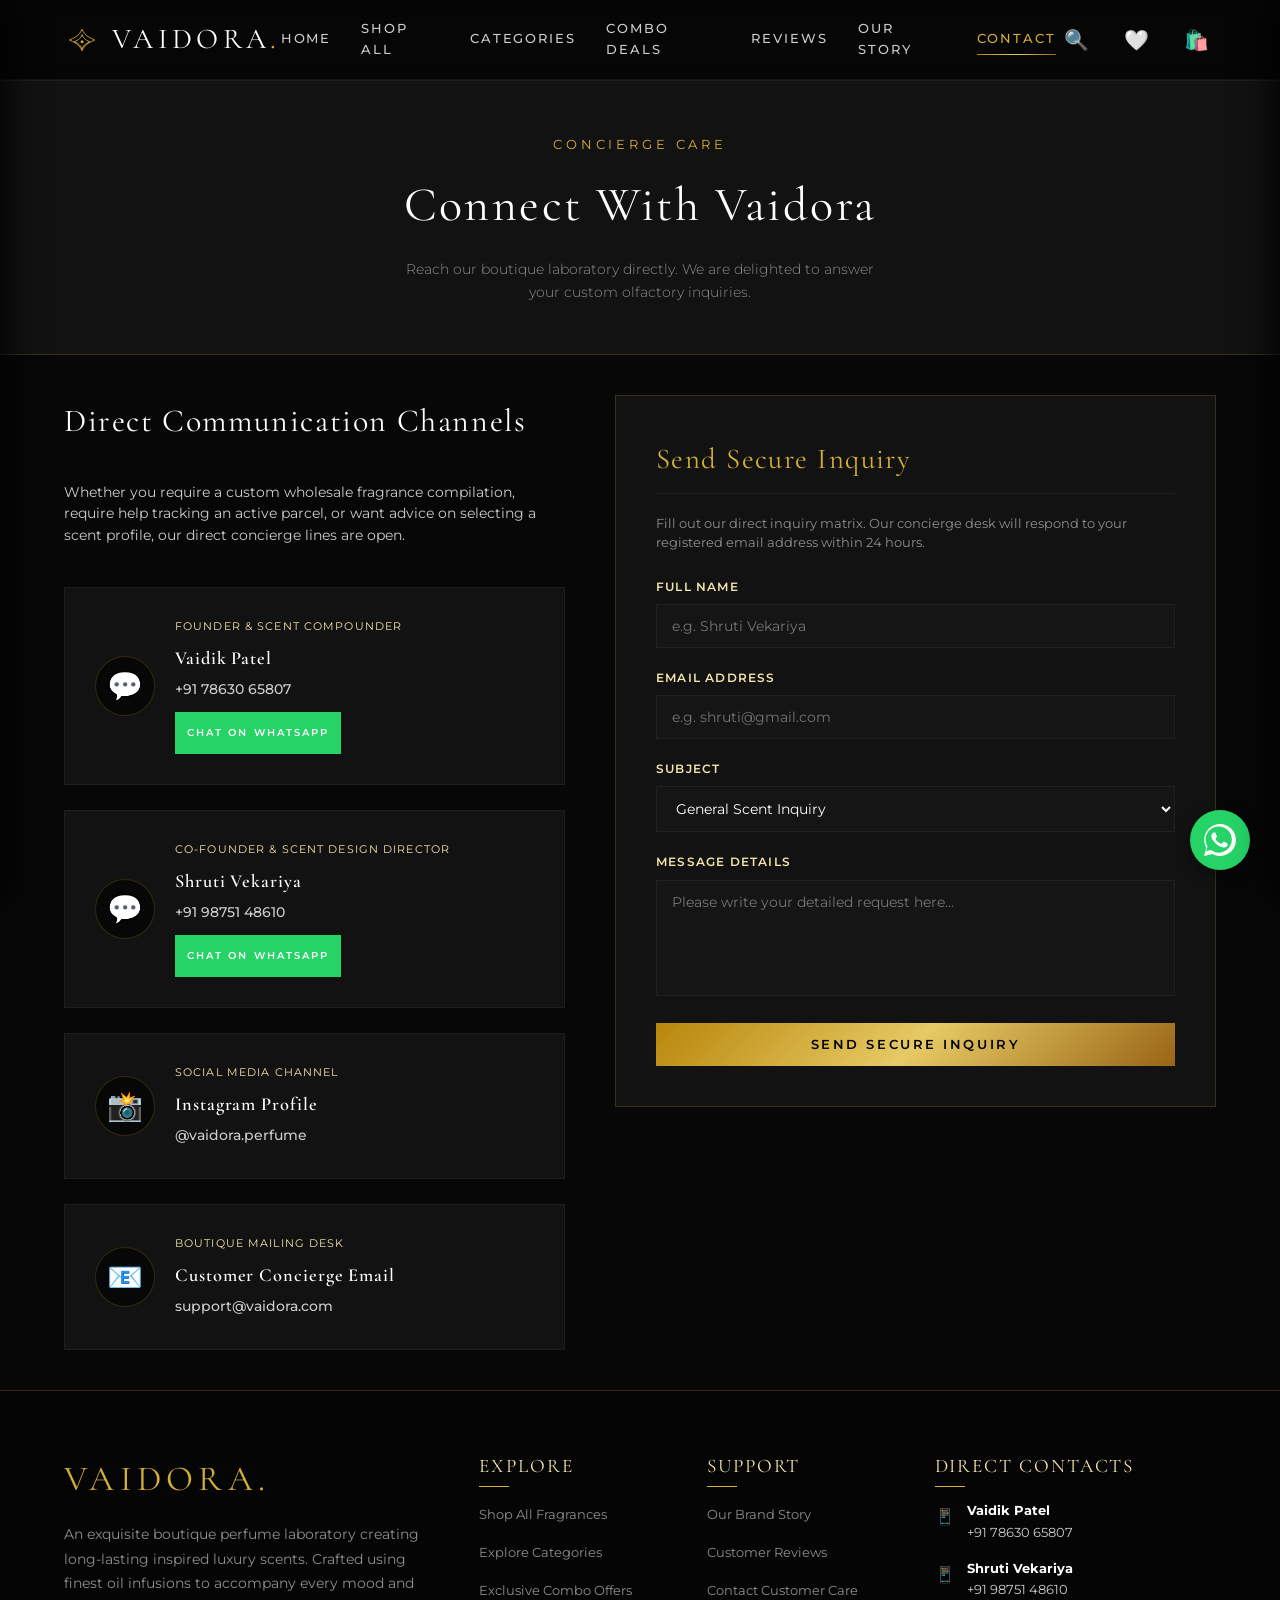
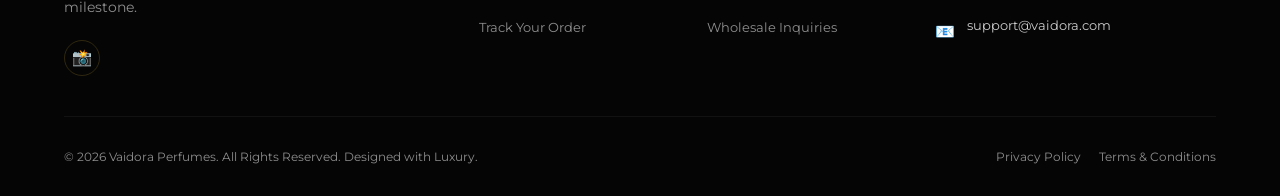
<file: contact.html>
<!DOCTYPE html>
<html lang="en">
<head>
    <meta charset="UTF-8">
    <meta name="viewport" content="width=device-width, initial-scale=1.0">
    <title>Contact Our Laboratory | Vaidora Luxury Perfumes</title>
    <meta name="description" content="Reach out to Vaidora Perfumes. Chat directly on WhatsApp with Vaidik Patel and Shruti Vekariya or submit a secure contact inquiry form.">
    <link rel="stylesheet" href="style.css">
    <style>
        .contact-layout {
            display: grid;
            grid-template-columns: 1fr 1.2fr;
            gap: 50px;
            padding: 40px 5%;
        }

        .contact-info-panel {
            display: flex;
            flex-direction: column;
            gap: 25px;
        }

        .contact-channel-card {
            background: var(--bg-card);
            border: 1px solid var(--border-dark);
            padding: 30px;
            display: flex;
            align-items: center;
            gap: 20px;
            transition: var(--transition-smooth);
        }

        .contact-channel-card:hover {
            border-color: var(--border-gold);
            transform: translateY(-3px);
            box-shadow: 0 10px 20px rgba(0,0,0,0.5);
        }

        .contact-icon-box {
            width: 60px;
            height: 60px;
            border-radius: 50%;
            border: 1px solid var(--border-gold);
            background: var(--bg-dark);
            display: flex;
            align-items: center;
            justify-content: center;
            font-size: 1.8rem;
            color: var(--gold);
            flex-shrink: 0;
        }

        .contact-channel-details {
            flex: 1;
        }

        .contact-name {
            font-size: 1.15rem;
            color: var(--text-primary);
            font-weight: 600;
            margin-bottom: 3px;
        }

        .contact-label {
            font-size: 0.7rem;
            color: var(--gold-light);
            text-transform: uppercase;
            letter-spacing: 0.1em;
            display: block;
            margin-bottom: 8px;
        }

        .contact-link {
            font-size: 0.9rem;
            color: var(--text-secondary);
            font-weight: 500;
        }

        .contact-link:hover {
            color: var(--gold);
            text-decoration: underline;
        }

        .contact-form-card {
            background: var(--bg-card);
            border: 1px solid var(--border-gold);
            padding: 40px;
        }

        @media (max-width: 992px) {
            .contact-layout {
                grid-template-columns: 1fr;
                gap: 40px;
            }
        }
    </style>
</head>
<body>

    <!-- Unified Header -->
    <header>
        <div class="logo-container">
            <a href="index.html" style="display: flex; align-items: center; gap: 12px;">
                <svg viewBox="0 0 100 100" style="width: 42px; height: 42px; fill: none; stroke: #D4AF37; stroke-width: 2.5;">
                    <path d="M50 20 C42 40 25 45 15 50 C25 55 42 60 50 80 C58 60 75 55 85 50 C75 45 58 40 50 20 Z" />
                    <path d="M50 35 C46 48 35 52 28 55 C35 58 46 62 50 75 C54 62 65 58 72 55 C65 52 54 48 50 35 Z" />
                    <circle cx="50" cy="55" r="3" fill="#D4AF37" />
                </svg>
                <div class="logo-text">Vaidora<span>.</span></div>
            </a>
        </div>

        <nav class="nav-menu">
            <a href="index.html" class="nav-link">Home</a>
            <a href="shop.html" class="nav-link">Shop All</a>
            <a href="categories.html" class="nav-link">Categories</a>
            <a href="offers.html" class="nav-link">Combo Deals</a>
            <a href="reviews.html" class="nav-link">Reviews</a>
            <a href="about.html" class="nav-link">Our Story</a>
            <a href="contact.html" class="nav-link active">Contact</a>
        </nav>

        <div class="header-actions">
            <button class="icon-btn search-trigger" aria-label="Search Collection">🔍</button>
            <button class="icon-btn wishlist-trigger" aria-label="Wishlist drawer">
                🤍<span class="badge wishlist-count">0</span>
            </button>
            <button class="icon-btn cart-trigger" aria-label="Cart drawer">
                🛍️<span class="badge cart-count">0</span>
            </button>
            <button class="menu-toggle" aria-label="Toggle Navigation">
                <span></span>
                <span></span>
                <span></span>
            </button>
        </div>
    </header>

    <main>
        <!-- Contact Header Banner -->
        <section class="section section-alt" style="padding: 50px 5%; text-align: center; border-bottom: 1px solid var(--border-gold);">
            <span style="font-size: 0.8rem; color: var(--gold); text-transform: uppercase; letter-spacing: 0.3em;">Concierge Care</span>
            <h1 style="font-size: 3rem; margin-top: 10px; font-family: var(--font-heading);">Connect With Vaidora</h1>
            <p style="font-size: 0.9rem; color: var(--text-muted); max-width: 500px; margin: 15px auto 0; font-weight: 300;">Reach our boutique laboratory directly. We are delighted to answer your custom olfactory inquiries.</p>
        </section>

        <!-- Contact core layout -->
        <div class="contact-layout">
            
            <!-- Left: Direct contacts channels -->
            <section class="contact-info-panel">
                <h2 style="font-size: 2rem; color:var(--text-primary); font-family:var(--font-heading); margin-bottom:10px;">Direct Communication Channels</h2>
                <p style="font-size:0.85rem; color:var(--text-secondary); line-height:1.6; margin-bottom:15px;">
                    Whether you require a custom wholesale fragrance compilation, require help tracking an active parcel, or want advice on selecting a scent profile, our direct concierge lines are open.
                </p>

                <!-- Channel 1: Vaidik Patel WhatsApp -->
                <div class="contact-channel-card">
                    <div class="contact-icon-box">💬</div>
                    <div class="contact-channel-details">
                        <span class="contact-label">Founder & Scent Compounder</span>
                        <h3 class="contact-name">Vaidik Patel</h3>
                        <a href="https://wa.me/917863065807?text=Hello%20Vaidik%2C%20I%20have%20an%20inquiry%20regarding%20Vaidora%20Perfumes." target="_blank" class="contact-link">+91 78630 65807</a>
                        <div style="margin-top:10px;">
                            <a href="https://wa.me/917863065807?text=Hello%20Vaidik%2C%20I%20have%20an%20inquiry%20regarding%20Vaidora%20Perfumes." target="_blank" class="btn btn-secondary" style="padding:6px 12px; font-size:0.65rem; background:#25d366; color:white; border:none;">Chat on WhatsApp</a>
                        </div>
                    </div>
                </div>

                <!-- Channel 2: Shruti Vekariya WhatsApp -->
                <div class="contact-channel-card">
                    <div class="contact-icon-box">💬</div>
                    <div class="contact-channel-details">
                        <span class="contact-label">Co-Founder & Scent Design Director</span>
                        <h3 class="contact-name">Shruti Vekariya</h3>
                        <a href="https://wa.me/919875148610?text=Hello%20Shruti%2C%20I%20have%20an%20inquiry%20regarding%20Vaidora%20Perfumes." target="_blank" class="contact-link">+91 98751 48610</a>
                        <div style="margin-top:10px;">
                            <a href="https://wa.me/919875148610?text=Hello%20Shruti%2C%20I%20have%20an%20inquiry%20regarding%20Vaidora%20Perfumes." target="_blank" class="btn btn-secondary" style="padding:6px 12px; font-size:0.65rem; background:#25d366; color:white; border:none;">Chat on WhatsApp</a>
                        </div>
                    </div>
                </div>

                <!-- Channel 3: Instagram -->
                <div class="contact-channel-card">
                    <div class="contact-icon-box">📸</div>
                    <div class="contact-channel-details">
                        <span class="contact-label">Social Media Channel</span>
                        <h3 class="contact-name">Instagram Profile</h3>
                        <a href="https://instagram.com/vaidora.perfume" target="_blank" class="contact-link">@vaidora.perfume</a>
                    </div>
                </div>

                <!-- Channel 4: Email -->
                <div class="contact-channel-card">
                    <div class="contact-icon-box">📧</div>
                    <div class="contact-channel-details">
                        <span class="contact-label">Boutique Mailing Desk</span>
                        <h3 class="contact-name">Customer Concierge Email</h3>
                        <a href="mailto:support@vaidora.com" class="contact-link">support@vaidora.com</a>
                    </div>
                </div>
            </section>

            <!-- Right: Secure message inquiry form -->
            <section>
                <div class="contact-form-card">
                    <h3 style="font-size:1.8rem; color:var(--gold); font-family:var(--font-heading); margin-bottom:20px; border-bottom:1px solid var(--border-dark); padding-bottom:10px;">Send Secure Inquiry</h3>
                    <p style="font-size:0.8rem; color:var(--text-muted); margin-bottom:25px; line-height:1.5;">Fill out our direct inquiry matrix. Our concierge desk will respond to your registered email address within 24 hours.</p>

                    <form id="contact-laboratory-form" onsubmit="handleContactSubmit(event)">
                        <div class="form-group">
                            <label class="form-label">Full Name</label>
                            <input type="text" id="f-name" class="form-control" placeholder="e.g. Shruti Vekariya" required>
                        </div>

                        <div class="form-group">
                            <label class="form-label">Email Address</label>
                            <input type="email" id="f-email" class="form-control" placeholder="e.g. shruti@gmail.com" required>
                        </div>

                        <div class="form-group">
                            <label class="form-label">Subject</label>
                            <select id="f-subject" class="form-control" style="background:var(--bg-input);">
                                <option value="general">General Scent Inquiry</option>
                                <option value="order">Active Order Support</option>
                                <option value="combo">Combo Deal Clarification</option>
                                <option value="wholesale">Wholesale & Custom Compounding</option>
                            </select>
                        </div>

                        <div class="form-group">
                            <label class="form-label">Message Details</label>
                            <textarea id="f-message" class="form-control" rows="5" placeholder="Please write your detailed request here..." style="resize:none;" required></textarea>
                        </div>

                        <button type="submit" class="btn btn-primary" style="width:100%; padding:14px;">Send Secure Inquiry</button>
                    </form>
                </div>
            </section>

        </div>
    </main>

    <!-- Unified Footer -->
    <footer>
        <div class="footer-grid">
            <div class="footer-about">
                <div class="footer-logo">Vaidora<span>.</span></div>
                <p>An exquisite boutique perfume laboratory creating long-lasting inspired luxury scents. Crafted using finest oil infusions to accompany every mood and milestone.</p>
                <div class="social-links">
                    <a href="https://instagram.com/vaidora.perfume" target="_blank" class="social-btn" aria-label="Follow us on Instagram">📸</a>
                </div>
            </div>
            <div>
                <h4 class="footer-title">Explore</h4>
                <ul class="footer-links">
                    <li><a href="shop.html">Shop All Fragrances</a></li>
                    <li><a href="categories.html">Explore Categories</a></li>
                    <li><a href="offers.html">Exclusive Combo Offers</a></li>
                    <li><a href="tracking.html">Track Your Order</a></li>
                </ul>
            </div>
            <div>
                <h4 class="footer-title">Support</h4>
                <ul class="footer-links">
                    <li><a href="about.html">Our Brand Story</a></li>
                    <li><a href="reviews.html">Customer Reviews</a></li>
                    <li><a href="contact.html">Contact Customer Care</a></li>
                    <li><a href="contact.html">Wholesale Inquiries</a></li>
                </ul>
            </div>
            <div>
                <h4 class="footer-title">Direct Contacts</h4>
                <div class="footer-contact-item">
                    <span class="footer-contact-icon">📱</span>
                    <div>
                        <strong style="display:block; color:var(--text-primary); font-size:0.8rem;">Vaidik Patel</strong>
                        <a href="https://wa.me/917863065807" target="_blank" style="font-size:0.8rem;">+91 78630 65807</a>
                    </div>
                </div>
                <div class="footer-contact-item">
                    <span class="footer-contact-icon">📱</span>
                    <div>
                        <strong style="display:block; color:var(--text-primary); font-size:0.8rem;">Shruti Vekariya</strong>
                        <a href="https://wa.me/919875148610" target="_blank" style="font-size:0.8rem;">+91 98751 48610</a>
                    </div>
                </div>
                <div class="footer-contact-item" style="margin-top:15px;">
                    <span class="footer-contact-icon">📧</span>
                    <a href="mailto:support@vaidora.com" style="font-size:0.8rem;">support@vaidora.com</a>
                </div>
            </div>
        </div>
        <div class="footer-bottom">
            <p>&copy; 2026 Vaidora Perfumes. All Rights Reserved. Designed with Luxury.</p>
            <p>
                <a href="#" style="margin-right:15px;">Privacy Policy</a>
                <a href="#">Terms & Conditions</a>
            </p>
        </div>
    </footer>

    <script src="shared.js"></script>
    <script>
        function handleContactSubmit(event) {
            event.preventDefault();
            
            const btn = event.target.querySelector("button[type='submit']");
            const originalText = btn.textContent;
            
            // Simulates processing
            btn.disabled = true;
            btn.textContent = "Transmitting Scent Signal...";

            setTimeout(() => {
                // Clear fields
                document.getElementById("f-name").value = "";
                document.getElementById("f-email").value = "";
                document.getElementById("f-message").value = "";
                
                btn.disabled = false;
                btn.textContent = originalText;
                
                showToast("Inquiry Transmitted Successfully. Thank you!", true);
            }, 1500);
        }
    </script>
</body>
</html>
</file>
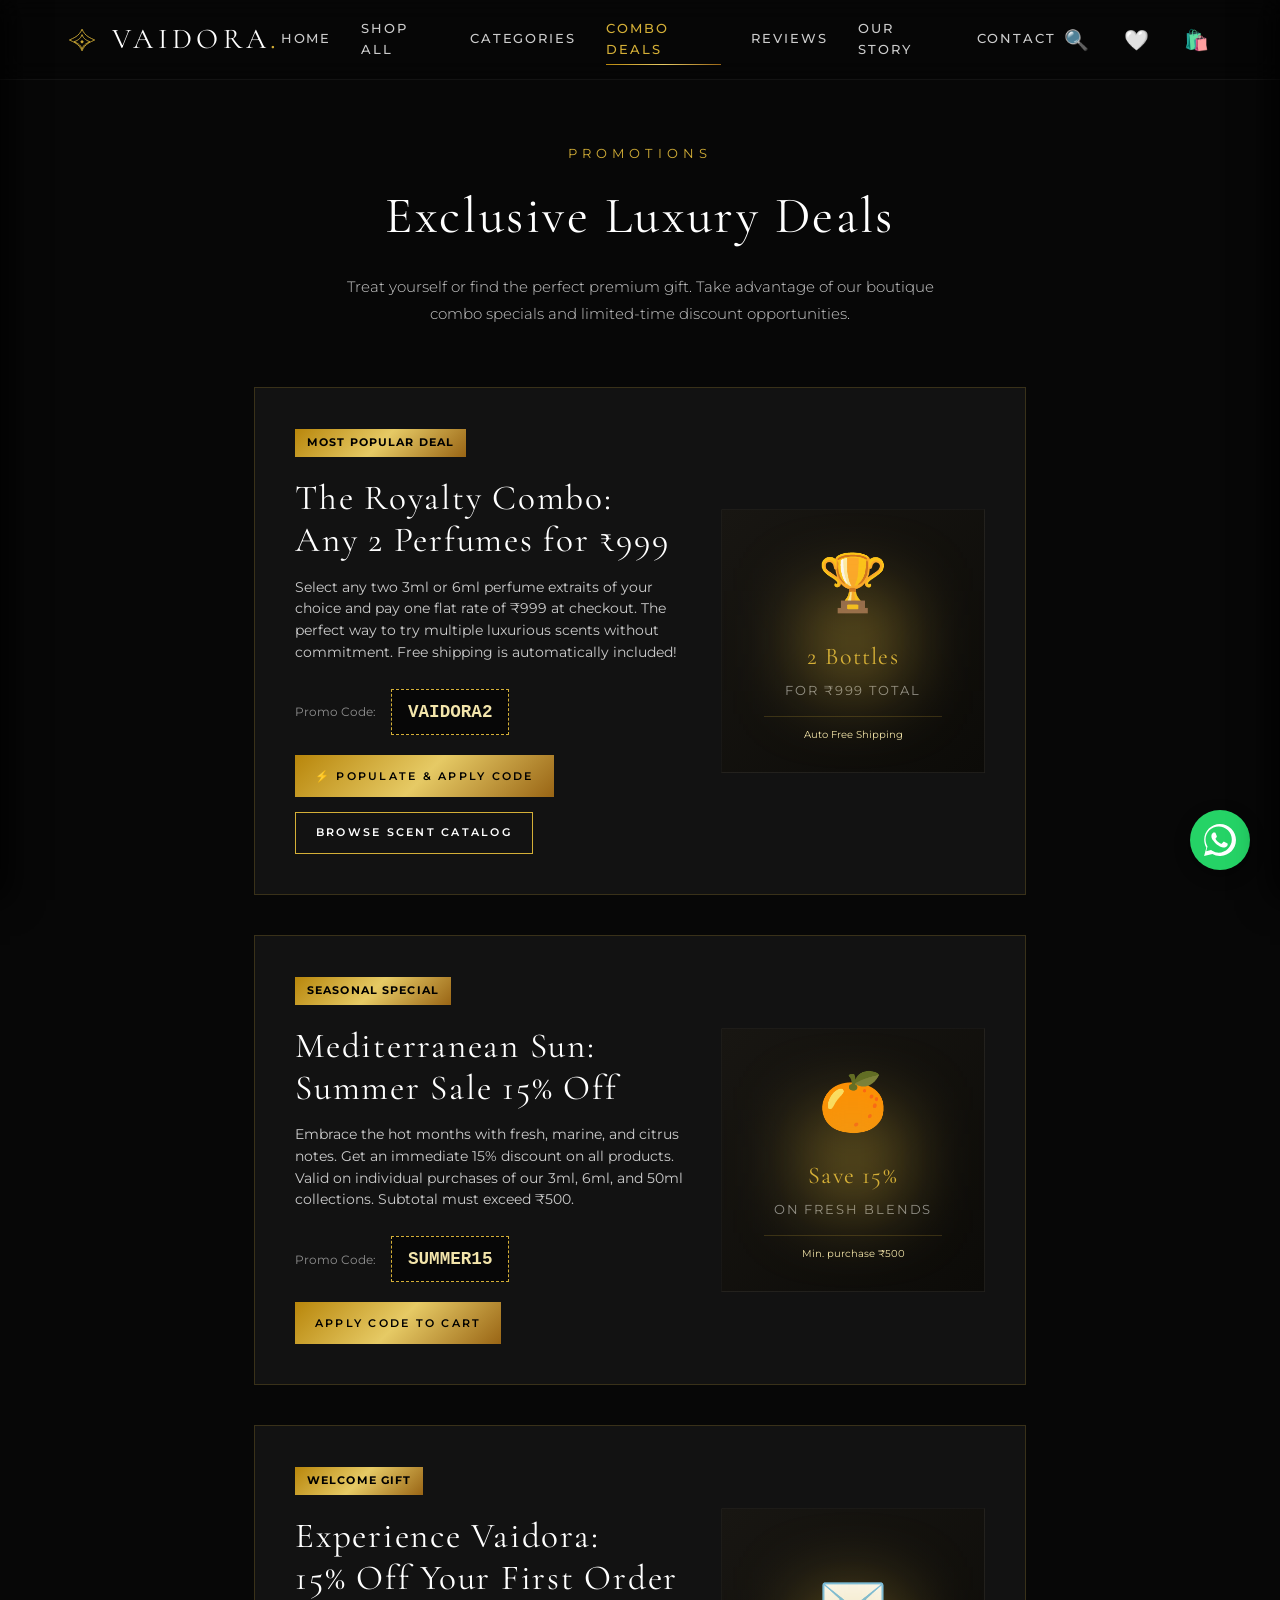
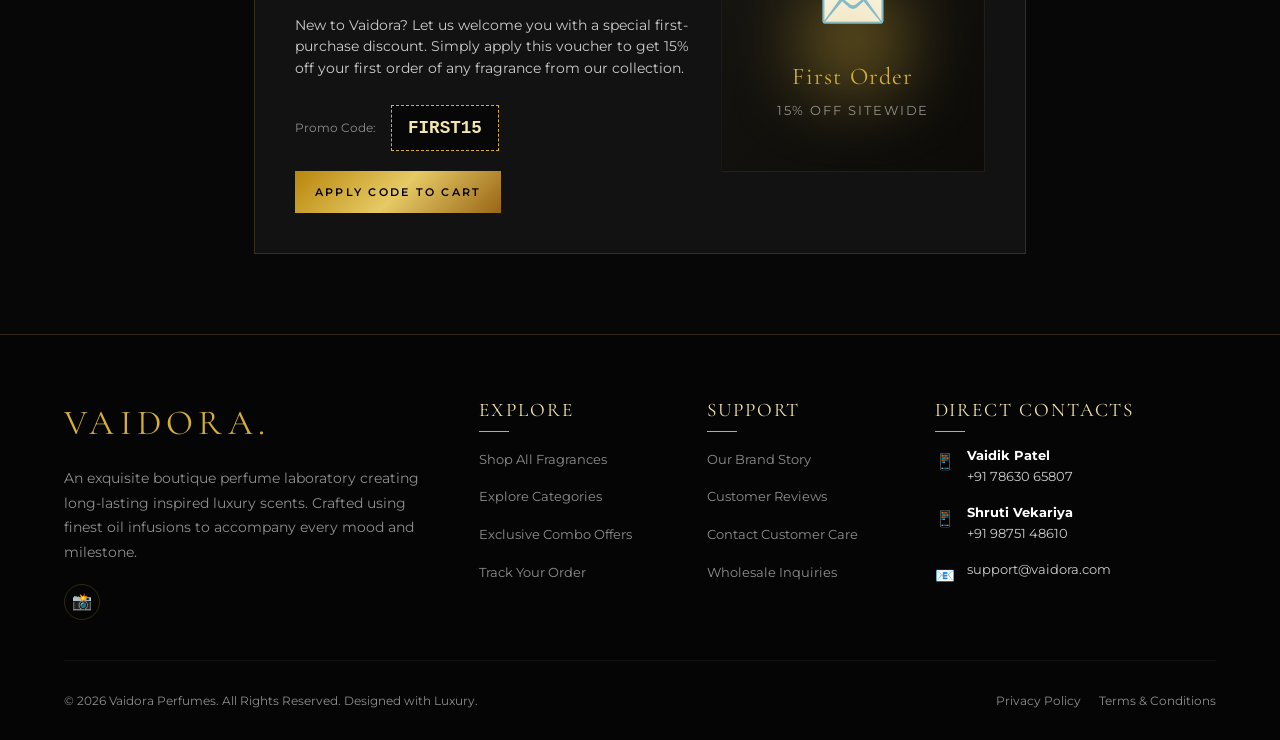
<file: offers.html>
<!DOCTYPE html>
<html lang="en">
<head>
    <meta charset="UTF-8">
    <meta name="viewport" content="width=device-width, initial-scale=1.0">
    <title>Boutique Offers & Combo Deals | Vaidora Luxury Perfumes</title>
    <meta name="description" content="Unlock Vaidora's exclusive fragrance deals. Claim our 2 Perfumes for ₹999 luxury combo or copy 15% off first order coupon codes.">
    <link rel="stylesheet" href="style.css">
    <style>
        .offers-container {
            max-width: 900px;
            margin: 0 auto;
            padding: 40px 5%;
        }

        .offer-banner-card {
            background: var(--bg-card);
            border: 1px solid var(--border-gold);
            padding: 40px;
            margin-bottom: 40px;
            position: relative;
            overflow: hidden;
            display: grid;
            grid-template-columns: 1.5fr 1fr;
            gap: 30px;
            align-items: center;
            transition: var(--transition-smooth);
        }

        .offer-banner-card:hover {
            border-color: var(--gold);
            box-shadow: 0 15px 35px rgba(0,0,0,0.7);
        }

        .offer-tag {
            background: var(--gold-gradient);
            color: #000;
            font-size: 0.7rem;
            font-weight: 700;
            padding: 5px 12px;
            text-transform: uppercase;
            letter-spacing: 0.1em;
            display: inline-block;
            margin-bottom: 20px;
        }

        .offer-headline {
            font-size: 2.2rem;
            line-height: 1.2;
            color: var(--text-primary);
            margin-bottom: 15px;
            font-family: var(--font-heading);
        }

        .offer-desc {
            font-size: 0.85rem;
            color: var(--text-secondary);
            line-height: 1.6;
            margin-bottom: 25px;
        }

        .offer-code-box {
            display: flex;
            align-items: center;
            gap: 15px;
            margin-bottom: 20px;
        }

        .code-badge {
            background: var(--bg-dark);
            border: 1px dashed var(--gold);
            color: var(--gold-light);
            padding: 8px 16px;
            font-family: monospace;
            font-size: 1.1rem;
            font-weight: 600;
        }

        .offer-right-visual {
            background: linear-gradient(135deg, #181612 0%, #0c0b08 100%);
            border: 1px solid var(--border-dark);
            aspect-ratio: 1;
            display: flex;
            flex-direction: column;
            align-items: center;
            justify-content: center;
            text-align: center;
            padding: 20px;
            position: relative;
        }

        .offer-right-visual::after {
            content: '';
            position: absolute;
            width: 100px;
            height: 100px;
            background: var(--gold-glow);
            filter: blur(35px);
            pointer-events: none;
        }

        @media (max-width: 768px) {
            .offer-banner-card {
                grid-template-columns: 1fr;
            }
            .offer-right-visual {
                aspect-ratio: 1.8;
            }
        }
    </style>
</head>
<body>

    <!-- Unified Header -->
    <header>
        <div class="logo-container">
            <a href="index.html" style="display: flex; align-items: center; gap: 12px;">
                <svg viewBox="0 0 100 100" style="width: 42px; height: 42px; fill: none; stroke: #D4AF37; stroke-width: 2.5;">
                    <path d="M50 20 C42 40 25 45 15 50 C25 55 42 60 50 80 C58 60 75 55 85 50 C75 45 58 40 50 20 Z" />
                    <path d="M50 35 C46 48 35 52 28 55 C35 58 46 62 50 75 C54 62 65 58 72 55 C65 52 54 48 50 35 Z" />
                    <circle cx="50" cy="55" r="3" fill="#D4AF37" />
                </svg>
                <div class="logo-text">Vaidora<span>.</span></div>
            </a>
        </div>

        <nav class="nav-menu">
            <a href="index.html" class="nav-link">Home</a>
            <a href="shop.html" class="nav-link">Shop All</a>
            <a href="categories.html" class="nav-link">Categories</a>
            <a href="offers.html" class="nav-link active">Combo Deals</a>
            <a href="reviews.html" class="nav-link">Reviews</a>
            <a href="about.html" class="nav-link">Our Story</a>
            <a href="contact.html" class="nav-link">Contact</a>
        </nav>

        <div class="header-actions">
            <button class="icon-btn search-trigger" aria-label="Search Collection">🔍</button>
            <button class="icon-btn wishlist-trigger" aria-label="Wishlist drawer">
                🤍<span class="badge wishlist-count">0</span>
            </button>
            <button class="icon-btn cart-trigger" aria-label="Cart drawer">
                🛍️<span class="badge cart-count">0</span>
            </button>
            <button class="menu-toggle" aria-label="Toggle Navigation">
                <span></span>
                <span></span>
                <span></span>
            </button>
        </div>
    </header>

    <main>
        <!-- Offers Intro -->
        <section class="section section-dark" style="padding: 60px 5% 20px; text-align: center;">
            <span style="font-size: 0.8rem; color: var(--gold); text-transform: uppercase; letter-spacing: 0.4em;">Promotions</span>
            <h1 style="font-size: 3.2rem; margin-top: 10px; font-family: var(--font-heading);">Exclusive Luxury Deals</h1>
            <p style="font-size: 0.95rem; color: var(--text-secondary); max-width: 600px; margin: 15px auto 0; font-weight: 300; line-height: 1.8;">
                Treat yourself or find the perfect premium gift. Take advantage of our boutique combo specials and limited-time discount opportunities.
            </p>
        </section>

        <!-- Offers Cards Listing -->
        <div class="offers-container">
            
            <!-- OFFER 1: The Bestsellers Combo (2 for 999) -->
            <div class="offer-banner-card">
                <div>
                    <span class="offer-tag">Most Popular Deal</span>
                    <h2 class="offer-headline">The Royalty Combo:<br>Any 2 Perfumes for ₹999</h2>
                    <p class="offer-desc">
                        Select any two 3ml or 6ml perfume extraits of your choice and pay one flat rate of ₹999 at checkout. The perfect way to try multiple luxurious scents without commitment. Free shipping is automatically included!
                    </p>
                    <div class="offer-code-box">
                        <span style="font-size:0.75rem; color:var(--text-muted);">Promo Code:</span>
                        <div class="code-badge">VAIDORA2</div>
                    </div>
                    
                    <div style="display:flex; gap:15px; flex-wrap:wrap;">
                        <button onclick="claimComboInstantly()" class="btn btn-primary" style="font-size:0.7rem; padding: 10px 20px;">
                            ⚡ Populate & Apply Code
                        </button>
                        <a href="shop.html" class="btn btn-secondary" style="font-size:0.7rem; padding: 10px 20px;">
                            Browse Scent Catalog
                        </a>
                    </div>
                </div>

                <div class="offer-right-visual">
                    <span style="font-size: 3.5rem; margin-bottom:10px;">🏆</span>
                    <h3 style="font-size: 1.5rem; color:var(--gold); font-family:var(--font-heading); margin-bottom:5px;">2 Bottles</h3>
                    <p style="font-size: 0.8rem; color:var(--text-muted); text-transform:uppercase; letter-spacing:0.15em;">For ₹999 Total</p>
                    <div style="font-size: 0.65rem; color:var(--gold-light); margin-top:15px; border-top: 1px solid var(--border-gold); padding-top:10px; width:80%;">Auto Free Shipping</div>
                </div>
            </div>

            <!-- OFFER 2: Summer Sale (15% off) -->
            <div class="offer-banner-card">
                <div>
                    <span class="offer-tag">Seasonal Special</span>
                    <h2 class="offer-headline">Mediterranean Sun:<br>Summer Sale 15% Off</h2>
                    <p class="offer-desc">
                        Embrace the hot months with fresh, marine, and citrus notes. Get an immediate 15% discount on all products. Valid on individual purchases of our 3ml, 6ml, and 50ml collections. Subtotal must exceed ₹500.
                    </p>
                    <div class="offer-code-box">
                        <span style="font-size:0.75rem; color:var(--text-muted);">Promo Code:</span>
                        <div class="code-badge">SUMMER15</div>
                    </div>
                    
                    <button onclick="applyDiscountCodeInstantly('SUMMER15')" class="btn btn-primary" style="font-size:0.7rem; padding: 10px 20px;">
                        Apply Code to Cart
                    </button>
                </div>

                <div class="offer-right-visual">
                    <span style="font-size: 3.5rem; margin-bottom:10px;">🍊</span>
                    <h3 style="font-size: 1.5rem; color:var(--gold); font-family:var(--font-heading); margin-bottom:5px;">Save 15%</h3>
                    <p style="font-size: 0.8rem; color:var(--text-muted); text-transform:uppercase; letter-spacing:0.15em;">On Fresh Blends</p>
                    <div style="font-size: 0.65rem; color:var(--gold-light); margin-top:15px; border-top: 1px solid var(--border-gold); padding-top:10px; width:80%;">Min. purchase ₹500</div>
                </div>
            </div>

            <!-- OFFER 3: First Time Buyer Coupon -->
            <div class="offer-banner-card">
                <div>
                    <span class="offer-tag">Welcome Gift</span>
                    <h2 class="offer-headline">Experience Vaidora:<br>15% Off Your First Order</h2>
                    <p class="offer-desc">
                        New to Vaidora? Let us welcome you with a special first-purchase discount. Simply apply this voucher to get 15% off your first order of any fragrance from our collection.
                    </p>
                    <div class="offer-code-box">
                        <span style="font-size:0.75rem; color:var(--text-muted);">Promo Code:</span>
                        <div class="code-badge">FIRST15</div>
                    </div>
                    
                    <button onclick="applyDiscountCodeInstantly('FIRST15')" class="btn btn-primary" style="font-size:0.7rem; padding: 10px 20px;">
                        Apply Code to Cart
                    </button>
                </div>

                <div class="offer-right-visual">
                    <span style="font-size: 3.5rem; margin-bottom:10px;">✉️</span>
                    <h3 style="font-size: 1.5rem; color:var(--gold); font-family:var(--font-heading); margin-bottom:5px;">First Order</h3>
                    <p style="font-size: 0.8rem; color:var(--text-muted); text-transform:uppercase; letter-spacing:0.15em;">15% Off sitewide</p>
                </div>
            </div>

        </div>
    </main>

    <!-- Unified Footer -->
    <footer>
        <div class="footer-grid">
            <div class="footer-about">
                <div class="footer-logo">Vaidora<span>.</span></div>
                <p>An exquisite boutique perfume laboratory creating long-lasting inspired luxury scents. Crafted using finest oil infusions to accompany every mood and milestone.</p>
                <div class="social-links">
                    <a href="https://instagram.com/vaidora.perfume" target="_blank" class="social-btn" aria-label="Follow us on Instagram">📸</a>
                </div>
            </div>
            <div>
                <h4 class="footer-title">Explore</h4>
                <ul class="footer-links">
                    <li><a href="shop.html">Shop All Fragrances</a></li>
                    <li><a href="categories.html">Explore Categories</a></li>
                    <li><a href="offers.html">Exclusive Combo Offers</a></li>
                    <li><a href="tracking.html">Track Your Order</a></li>
                </ul>
            </div>
            <div>
                <h4 class="footer-title">Support</h4>
                <ul class="footer-links">
                    <li><a href="about.html">Our Brand Story</a></li>
                    <li><a href="reviews.html">Customer Reviews</a></li>
                    <li><a href="contact.html">Contact Customer Care</a></li>
                    <li><a href="contact.html">Wholesale Inquiries</a></li>
                </ul>
            </div>
            <div>
                <h4 class="footer-title">Direct Contacts</h4>
                <div class="footer-contact-item">
                    <span class="footer-contact-icon">📱</span>
                    <div>
                        <strong style="display:block; color:var(--text-primary); font-size:0.8rem;">Vaidik Patel</strong>
                        <a href="https://wa.me/917863065807" target="_blank" style="font-size:0.8rem;">+91 78630 65807</a>
                    </div>
                </div>
                <div class="footer-contact-item">
                    <span class="footer-contact-icon">📱</span>
                    <div>
                        <strong style="display:block; color:var(--text-primary); font-size:0.8rem;">Shruti Vekariya</strong>
                        <a href="https://wa.me/919875148610" target="_blank" style="font-size:0.8rem;">+91 98751 48610</a>
                    </div>
                </div>
                <div class="footer-contact-item" style="margin-top:15px;">
                    <span class="footer-contact-icon">📧</span>
                    <a href="mailto:support@vaidora.com" style="font-size:0.8rem;">support@vaidora.com</a>
                </div>
            </div>
        </div>
        <div class="footer-bottom">
            <p>&copy; 2026 Vaidora Perfumes. All Rights Reserved. Designed with Luxury.</p>
            <p>
                <a href="#" style="margin-right:15px;">Privacy Policy</a>
                <a href="#">Terms & Conditions</a>
            </p>
        </div>
    </footer>

    <script src="shared.js"></script>
    <script>
        // High-end interaction: Claims combo by injecting items automatically
        function claimComboInstantly() {
            // Clear current cart first to make it a fresh combo deal purchase
            cart = [];
            
            // Add two Bestsellers to the cart: Gold Royale 3ml and Rose Velvet 3ml
            // This is clean and matches the "2 Perfumes for ₹999" promo!
            addToCart("gold_royale", "3ml", 1);
            addToCart("rose_velvet", "3ml", 1);

            // Apply coupon code
            localStorage.setItem("vaidora_active_coupon", "VAIDORA2");
            activeCoupon = "VAIDORA2";

            // Re-render and open drawer
            setTimeout(() => {
                renderCart();
                updateCounters();
                toggleDrawer("cart", true);
                showToast("🏆 Bestsellers Combo populated! Promo Code applied.", true);
            }, 600);
        }

        // Applies standard flat codes
        function applyDiscountCodeInstantly(code) {
            localStorage.setItem("vaidora_active_coupon", code);
            activeCoupon = code;
            
            showToast(`Promo code '${code}' activated!`, true);
            
            // Render cart changes and open drawer
            setTimeout(() => {
                renderCart();
                toggleDrawer("cart", true);
            }, 500);
        }
    </script>
</body>
</html>
</file>
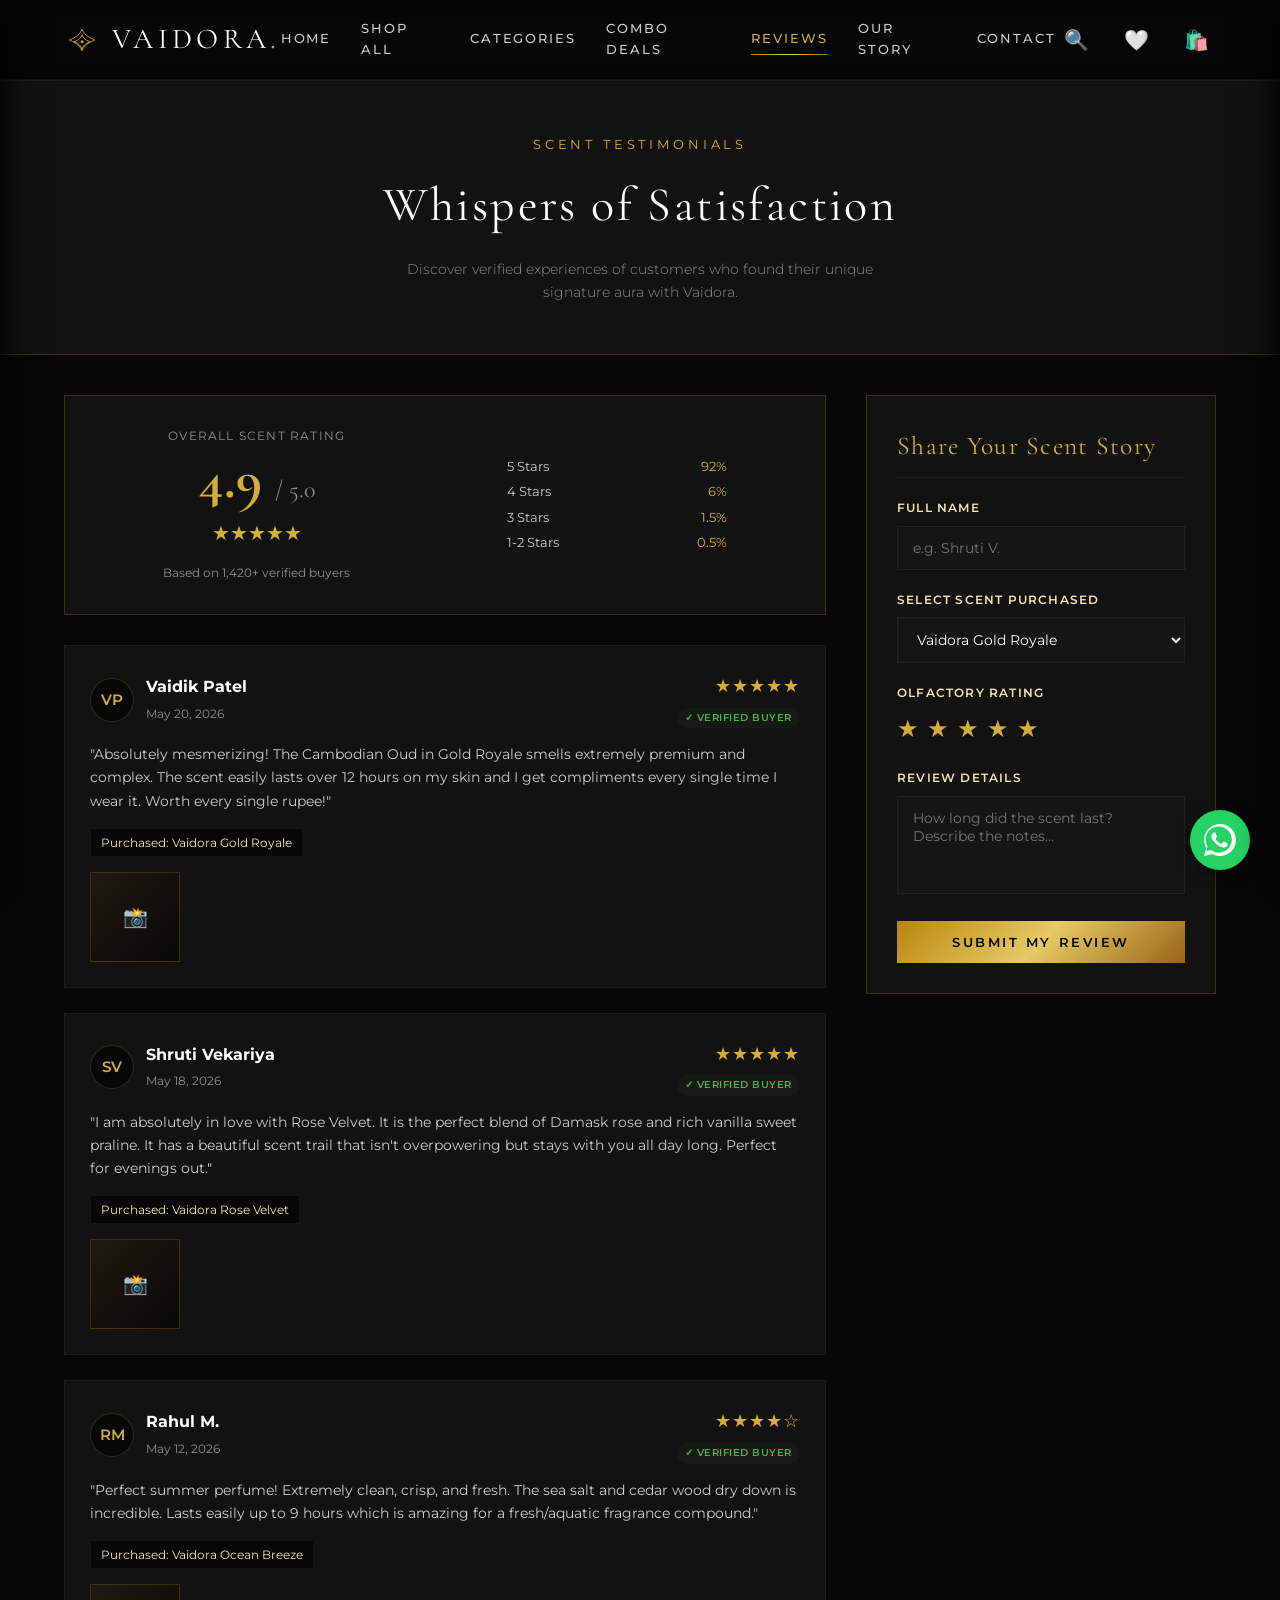
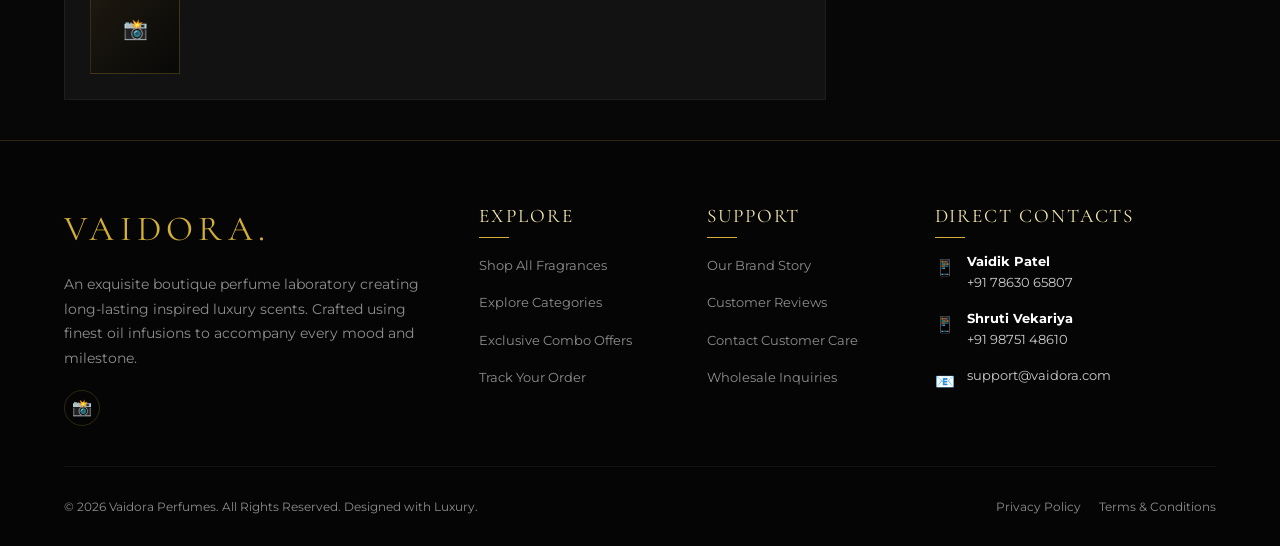
<file: reviews.html>
<!DOCTYPE html>
<html lang="en">
<head>
    <meta charset="UTF-8">
    <meta name="viewport" content="width=device-width, initial-scale=1.0">
    <title>Customer Experiences | Vaidora Luxury Perfumes</title>
    <meta name="description" content="Read authentic customer reviews of Vaidora luxury inspired fragrances. Share your own Vaidora scent story and browse verified buyer experiences.">
    <link rel="stylesheet" href="style.css">
    <style>
        /* Reviews dashboard layout */
        .reviews-layout {
            display: grid;
            grid-template-columns: 1fr 350px;
            gap: 40px;
            padding: 40px 5%;
        }

        .rating-summary-card {
            background: var(--bg-card);
            border: 1px solid var(--border-gold);
            padding: 30px;
            text-align: center;
            margin-bottom: 30px;
        }

        .big-rating {
            font-size: 3.5rem;
            font-family: var(--font-heading);
            color: var(--gold);
            font-weight: 700;
            line-height: 1;
        }

        .review-stars {
            color: var(--gold);
            font-size: 1.25rem;
            margin: 10px 0;
        }

        .reviews-feed {
            display: flex;
            flex-direction: column;
            gap: 25px;
        }

        .review-card {
            background: var(--bg-card);
            border: 1px solid var(--border-dark);
            padding: 25px;
            transition: var(--transition-smooth);
            position: relative;
        }

        .review-card:hover {
            border-color: var(--border-gold);
            box-shadow: 0 10px 25px rgba(0,0,0,0.5);
        }

        .review-header {
            display: flex;
            justify-content: space-between;
            align-items: center;
            margin-bottom: 15px;
            flex-wrap: wrap;
            gap: 10px;
        }

        .reviewer-info {
            display: flex;
            align-items: center;
            gap: 12px;
        }

        .reviewer-avatar {
            width: 44px;
            height: 44px;
            border-radius: 50%;
            background: var(--bg-dark);
            border: 1px solid var(--border-gold);
            display: flex;
            align-items: center;
            justify-content: center;
            font-weight: 600;
            color: var(--gold);
            font-size: 0.95rem;
        }

        .verified-badge {
            display: inline-flex;
            align-items: center;
            gap: 4px;
            font-size: 0.65rem;
            color: #4caf50;
            background: rgba(76, 175, 80, 0.05);
            padding: 2px 8px;
            border-radius: 10px;
            font-weight: 600;
            text-transform: uppercase;
            letter-spacing: 0.05em;
        }

        .review-comment {
            font-size: 0.85rem;
            color: var(--text-secondary);
            line-height: 1.7;
            margin-bottom: 15px;
        }

        .review-product-tag {
            font-size: 0.75rem;
            color: var(--gold-light);
            background: var(--bg-dark);
            padding: 4px 10px;
            display: inline-block;
            border: 1px solid var(--border-dark);
        }

        .review-photo-slot {
            width: 90px;
            height: 90px;
            border: 1px solid var(--border-gold);
            margin-top: 15px;
            background: linear-gradient(135deg, #1f1a10 0%, #080808 100%);
            display: flex;
            align-items: center;
            justify-content: center;
            font-size: 1.25rem;
        }

        /* Review submission form card */
        .write-review-card {
            background: var(--bg-card);
            border: 1px solid var(--border-gold);
            padding: 30px;
            position: sticky;
            top: 100px;
            height: fit-content;
        }

        /* Interactive star selector styling */
        .star-rating-selector {
            display: flex;
            gap: 8px;
            font-size: 1.5rem;
            cursor: pointer;
            margin-bottom: 15px;
        }

        .star-item {
            color: var(--text-muted);
            transition: var(--transition-fast);
        }

        .star-item.selected,
        .star-item:hover {
            color: var(--gold);
        }

        @media (max-width: 992px) {
            .reviews-layout {
                grid-template-columns: 1fr;
            }
            .write-review-card {
                position: relative;
                top: 0;
            }
        }
    </style>
</head>
<body>

    <!-- Unified Header -->
    <header>
        <div class="logo-container">
            <a href="index.html" style="display: flex; align-items: center; gap: 12px;">
                <svg viewBox="0 0 100 100" style="width: 42px; height: 42px; fill: none; stroke: #D4AF37; stroke-width: 2.5;">
                    <path d="M50 20 C42 40 25 45 15 50 C25 55 42 60 50 80 C58 60 75 55 85 50 C75 45 58 40 50 20 Z" />
                    <path d="M50 35 C46 48 35 52 28 55 C35 58 46 62 50 75 C54 62 65 58 72 55 C65 52 54 48 50 35 Z" />
                    <circle cx="50" cy="55" r="3" fill="#D4AF37" />
                </svg>
                <div class="logo-text">Vaidora<span>.</span></div>
            </a>
        </div>

        <nav class="nav-menu">
            <a href="index.html" class="nav-link">Home</a>
            <a href="shop.html" class="nav-link">Shop All</a>
            <a href="categories.html" class="nav-link">Categories</a>
            <a href="offers.html" class="nav-link">Combo Deals</a>
            <a href="reviews.html" class="nav-link active">Reviews</a>
            <a href="about.html" class="nav-link">Our Story</a>
            <a href="contact.html" class="nav-link">Contact</a>
        </nav>

        <div class="header-actions">
            <button class="icon-btn search-trigger" aria-label="Search Collection">🔍</button>
            <button class="icon-btn wishlist-trigger" aria-label="Wishlist drawer">
                🤍<span class="badge wishlist-count">0</span>
            </button>
            <button class="icon-btn cart-trigger" aria-label="Cart drawer">
                🛍️<span class="badge cart-count">0</span>
            </button>
            <button class="menu-toggle" aria-label="Toggle Navigation">
                <span></span>
                <span></span>
                <span></span>
            </button>
        </div>
    </header>

    <main>
        <!-- Reviews Intro Banner -->
        <section class="section section-alt" style="padding: 50px 5%; text-align: center; border-bottom: 1px solid var(--border-gold);">
            <span style="font-size: 0.8rem; color: var(--gold); text-transform: uppercase; letter-spacing: 0.3em;">Scent Testimonials</span>
            <h1 style="font-size: 3rem; margin-top: 10px; font-family: var(--font-heading);">Whispers of Satisfaction</h1>
            <p style="font-size: 0.9rem; color: var(--text-muted); max-width: 500px; margin: 15px auto 0; font-weight: 300;">Discover verified experiences of customers who found their unique signature aura with Vaidora.</p>
        </section>

        <!-- Reviews Core Layout -->
        <div class="reviews-layout">
            
            <!-- Left: Rating Summary & List of Reviews -->
            <section>
                <!-- Rating Dashboard -->
                <div class="rating-summary-card">
                    <div style="display:flex; justify-content:space-around; align-items:center; flex-wrap:wrap; gap:20px;">
                        <div>
                            <span style="font-size: 0.75rem; color:var(--text-muted); text-transform:uppercase; letter-spacing:0.1em; display:block; margin-bottom:5px;">Overall Scent Rating</span>
                            <div class="big-rating">4.9 <span style="font-size:1.5rem; color:var(--text-muted); font-weight:400;">/ 5.0</span></div>
                            <div class="review-stars">★★★★★</div>
                            <span style="font-size:0.75rem; color:var(--text-muted);">Based on 1,420+ verified buyers</span>
                        </div>
                        
                        <!-- Mini score list -->
                        <div style="text-align:left; font-size:0.8rem; color:var(--text-secondary); width: 220px;">
                            <div style="display:flex; justify-content:space-between; margin-bottom:5px;">
                                <span>5 Stars</span>
                                <span style="color:var(--gold);">92%</span>
                            </div>
                            <div style="display:flex; justify-content:space-between; margin-bottom:5px;">
                                <span>4 Stars</span>
                                <span style="color:var(--gold);">6%</span>
                            </div>
                            <div style="display:flex; justify-content:space-between; margin-bottom:5px;">
                                <span>3 Stars</span>
                                <span style="color:var(--gold);">1.5%</span>
                            </div>
                            <div style="display:flex; justify-content:space-between;">
                                <span>1-2 Stars</span>
                                <span style="color:var(--gold);">0.5%</span>
                            </div>
                        </div>
                    </div>
                </div>

                <!-- Reviews Feed Grid -->
                <div class="reviews-feed" id="reviews-feed-list">
                    <!-- Dynamic reviews load here, combined with preset values -->
                </div>
            </section>

            <!-- Right: Interactive review form -->
            <aside>
                <div class="write-review-card">
                    <h3 style="font-size: 1.6rem; color:var(--gold); font-family:var(--font-heading); margin-bottom:20px; border-bottom:1px solid var(--border-dark); padding-bottom:10px;">Share Your Scent Story</h3>
                    
                    <form id="review-submission-form" onsubmit="handleReviewSubmit(event)">
                        <div class="form-group">
                            <label class="form-label">Full Name</label>
                            <input type="text" id="r-name" class="form-control" placeholder="e.g. Shruti V." required>
                        </div>
                        
                        <div class="form-group">
                            <label class="form-label">Select Scent Purchased</label>
                            <select id="r-product" class="form-control" style="background:var(--bg-input);" required>
                                <option value="Vaidora Gold Royale">Vaidora Gold Royale</option>
                                <option value="Vaidora Rose Velvet">Vaidora Rose Velvet</option>
                                <option value="Vaidora Ocean Breeze">Vaidora Ocean Breeze</option>
                                <option value="Vaidora Noir Intense">Vaidora Noir Intense</option>
                                <option value="Vaidora Citrus Elixir">Vaidora Citrus Elixir</option>
                                <option value="Vaidora Jasmine Blossom">Vaidora Jasmine Blossom</option>
                            </select>
                        </div>

                        <div class="form-group">
                            <label class="form-label">Olfactory Rating</label>
                            <div class="star-rating-selector" id="r-stars-select">
                                <span class="star-item selected" data-value="1" onclick="setSelectRating(1)">★</span>
                                <span class="star-item selected" data-value="2" onclick="setSelectRating(2)">★</span>
                                <span class="star-item selected" data-value="3" onclick="setSelectRating(3)">★</span>
                                <span class="star-item selected" data-value="4" onclick="setSelectRating(4)">★</span>
                                <span class="star-item selected" data-value="5" onclick="setSelectRating(5)">★</span>
                            </div>
                        </div>

                        <div class="form-group">
                            <label class="form-label">Review Details</label>
                            <textarea id="r-text" class="form-control" rows="4" placeholder="How long did the scent last? Describe the notes..." style="resize:none;" required></textarea>
                        </div>

                        <button type="submit" class="btn btn-primary" style="width:100%; padding:12px;">Submit My Review</button>
                    </form>
                </div>
            </aside>

        </div>
    </main>

    <!-- Unified Footer -->
    <footer>
        <div class="footer-grid">
            <div class="footer-about">
                <div class="footer-logo">Vaidora<span>.</span></div>
                <p>An exquisite boutique perfume laboratory creating long-lasting inspired luxury scents. Crafted using finest oil infusions to accompany every mood and milestone.</p>
                <div class="social-links">
                    <a href="https://instagram.com/vaidora.perfume" target="_blank" class="social-btn" aria-label="Follow us on Instagram">📸</a>
                </div>
            </div>
            <div>
                <h4 class="footer-title">Explore</h4>
                <ul class="footer-links">
                    <li><a href="shop.html">Shop All Fragrances</a></li>
                    <li><a href="categories.html">Explore Categories</a></li>
                    <li><a href="offers.html">Exclusive Combo Offers</a></li>
                    <li><a href="tracking.html">Track Your Order</a></li>
                </ul>
            </div>
            <div>
                <h4 class="footer-title">Support</h4>
                <ul class="footer-links">
                    <li><a href="about.html">Our Brand Story</a></li>
                    <li><a href="reviews.html">Customer Reviews</a></li>
                    <li><a href="contact.html">Contact Customer Care</a></li>
                    <li><a href="contact.html">Wholesale Inquiries</a></li>
                </ul>
            </div>
            <div>
                <h4 class="footer-title">Direct Contacts</h4>
                <div class="footer-contact-item">
                    <span class="footer-contact-icon">📱</span>
                    <div>
                        <strong style="display:block; color:var(--text-primary); font-size:0.8rem;">Vaidik Patel</strong>
                        <a href="https://wa.me/917863065807" target="_blank" style="font-size:0.8rem;">+91 78630 65807</a>
                    </div>
                </div>
                <div class="footer-contact-item">
                    <span class="footer-contact-icon">📱</span>
                    <div>
                        <strong style="display:block; color:var(--text-primary); font-size:0.8rem;">Shruti Vekariya</strong>
                        <a href="https://wa.me/919875148610" target="_blank" style="font-size:0.8rem;">+91 98751 48610</a>
                    </div>
                </div>
                <div class="footer-contact-item" style="margin-top:15px;">
                    <span class="footer-contact-icon">📧</span>
                    <a href="mailto:support@vaidora.com" style="font-size:0.8rem;">support@vaidora.com</a>
                </div>
            </div>
        </div>
        <div class="footer-bottom">
            <p>&copy; 2026 Vaidora Perfumes. All Rights Reserved. Designed with Luxury.</p>
            <p>
                <a href="#" style="margin-right:15px;">Privacy Policy</a>
                <a href="#">Terms & Conditions</a>
            </p>
        </div>
    </footer>

    <script src="shared.js"></script>
    <script>
        // Preset high-fidelity review reviews database list
        const PRESET_REVIEWS = [
            {
                name: "Vaidik Patel",
                product: "Vaidora Gold Royale",
                rating: 5,
                comment: "Absolutely mesmerizing! The Cambodian Oud in Gold Royale smells extremely premium and complex. The scent easily lasts over 12 hours on my skin and I get compliments every single time I wear it. Worth every single rupee!",
                date: "2026-05-20"
            },
            {
                name: "Shruti Vekariya",
                product: "Vaidora Rose Velvet",
                rating: 5,
                comment: "I am absolutely in love with Rose Velvet. It is the perfect blend of Damask rose and rich vanilla sweet praline. It has a beautiful scent trail that isn't overpowering but stays with you all day long. Perfect for evenings out.",
                date: "2026-05-18"
            },
            {
                name: "Rahul M.",
                product: "Vaidora Ocean Breeze",
                rating: 4,
                comment: "Perfect summer perfume! Extremely clean, crisp, and fresh. The sea salt and cedar wood dry down is incredible. Lasts easily up to 9 hours which is amazing for a fresh/aquatic fragrance compound.",
                date: "2026-05-12"
            }
        ];

        let selectedRating = 5;

        window.addEventListener("DOMContentLoaded", () => {
            renderReviews();
        });

        // Handles star selection clicking
        function setSelectRating(num) {
            selectedRating = num;
            const stars = document.querySelectorAll("#r-stars-select .star-item");
            stars.forEach((star, index) => {
                star.classList.toggle("selected", index < num);
            });
        }

        // Saves new review to local storage
        function handleReviewSubmit(event) {
            event.preventDefault();
            
            const nameInput = document.getElementById("r-name");
            const productSelect = document.getElementById("r-product");
            const textInput = document.getElementById("r-text");
            
            const newReview = {
                name: nameInput.value.trim(),
                product: productSelect.value,
                rating: selectedRating,
                comment: textInput.value.trim(),
                date: new Date().toISOString().split('T')[0]
            };

            // Fetch current reviews list from local storage or initialize empty
            let customReviews = JSON.parse(localStorage.getItem("vaidora_custom_reviews")) || [];
            customReviews.unshift(newReview);
            localStorage.setItem("vaidora_custom_reviews", JSON.stringify(customReviews));

            // Reset Form fields
            nameInput.value = "";
            textInput.value = "";
            setSelectRating(5);

            showToast("Review submitted successfully! Thank you for sharing.", true);
            renderReviews();
        }

        // Renders all reviews combined
        function renderReviews() {
            const feed = document.getElementById("reviews-feed-list");
            if (!feed) return;

            // Retrieve custom user-written reviews
            const customReviews = JSON.parse(localStorage.getItem("vaidora_custom_reviews")) || [];
            
            // Combine custom reviews (first) with standard preset list
            const allReviews = [...customReviews, ...PRESET_REVIEWS];

            let html = "";
            allReviews.forEach(r => {
                // Make visual stars string
                let stars = "★".repeat(r.rating) + "☆".repeat(5 - r.rating);
                let formattedDate = new Date(r.date).toLocaleDateString('en-US', {
                    year: 'numeric',
                    month: 'short',
                    day: 'numeric'
                });

                // Initials for avatar
                let initials = r.name.split(" ").map(w => w[0]).join("").toUpperCase().substring(0, 2);

                html += `
                    <div class="review-card">
                        <div class="review-header">
                            <div class="reviewer-info">
                                <div class="reviewer-avatar">${initials}</div>
                                <div>
                                    <strong style="display:block; font-size:1rem; color:var(--text-primary);">${r.name}</strong>
                                    <span style="font-size:0.75rem; color:var(--text-muted);">${formattedDate}</span>
                                </div>
                            </div>
                            <div style="text-align:right;">
                                <div style="color:var(--gold); font-size:1.15rem; letter-spacing:1px; margin-bottom:2px;">${stars}</div>
                                <span class="verified-badge">✓ Verified Buyer</span>
                            </div>
                        </div>
                        
                        <p class="review-comment">"${r.comment}"</p>
                        
                        <span class="review-product-tag">Purchased: ${r.product}</span>
                        
                        <!-- customer photo review visual placeholder -->
                        <div class="review-photo-slot" title="Customer shared photo">
                            <span>📸</span>
                        </div>
                    </div>
                `;
            });

            feed.innerHTML = html;
        }
    </script>
</body>
</html>
</file>
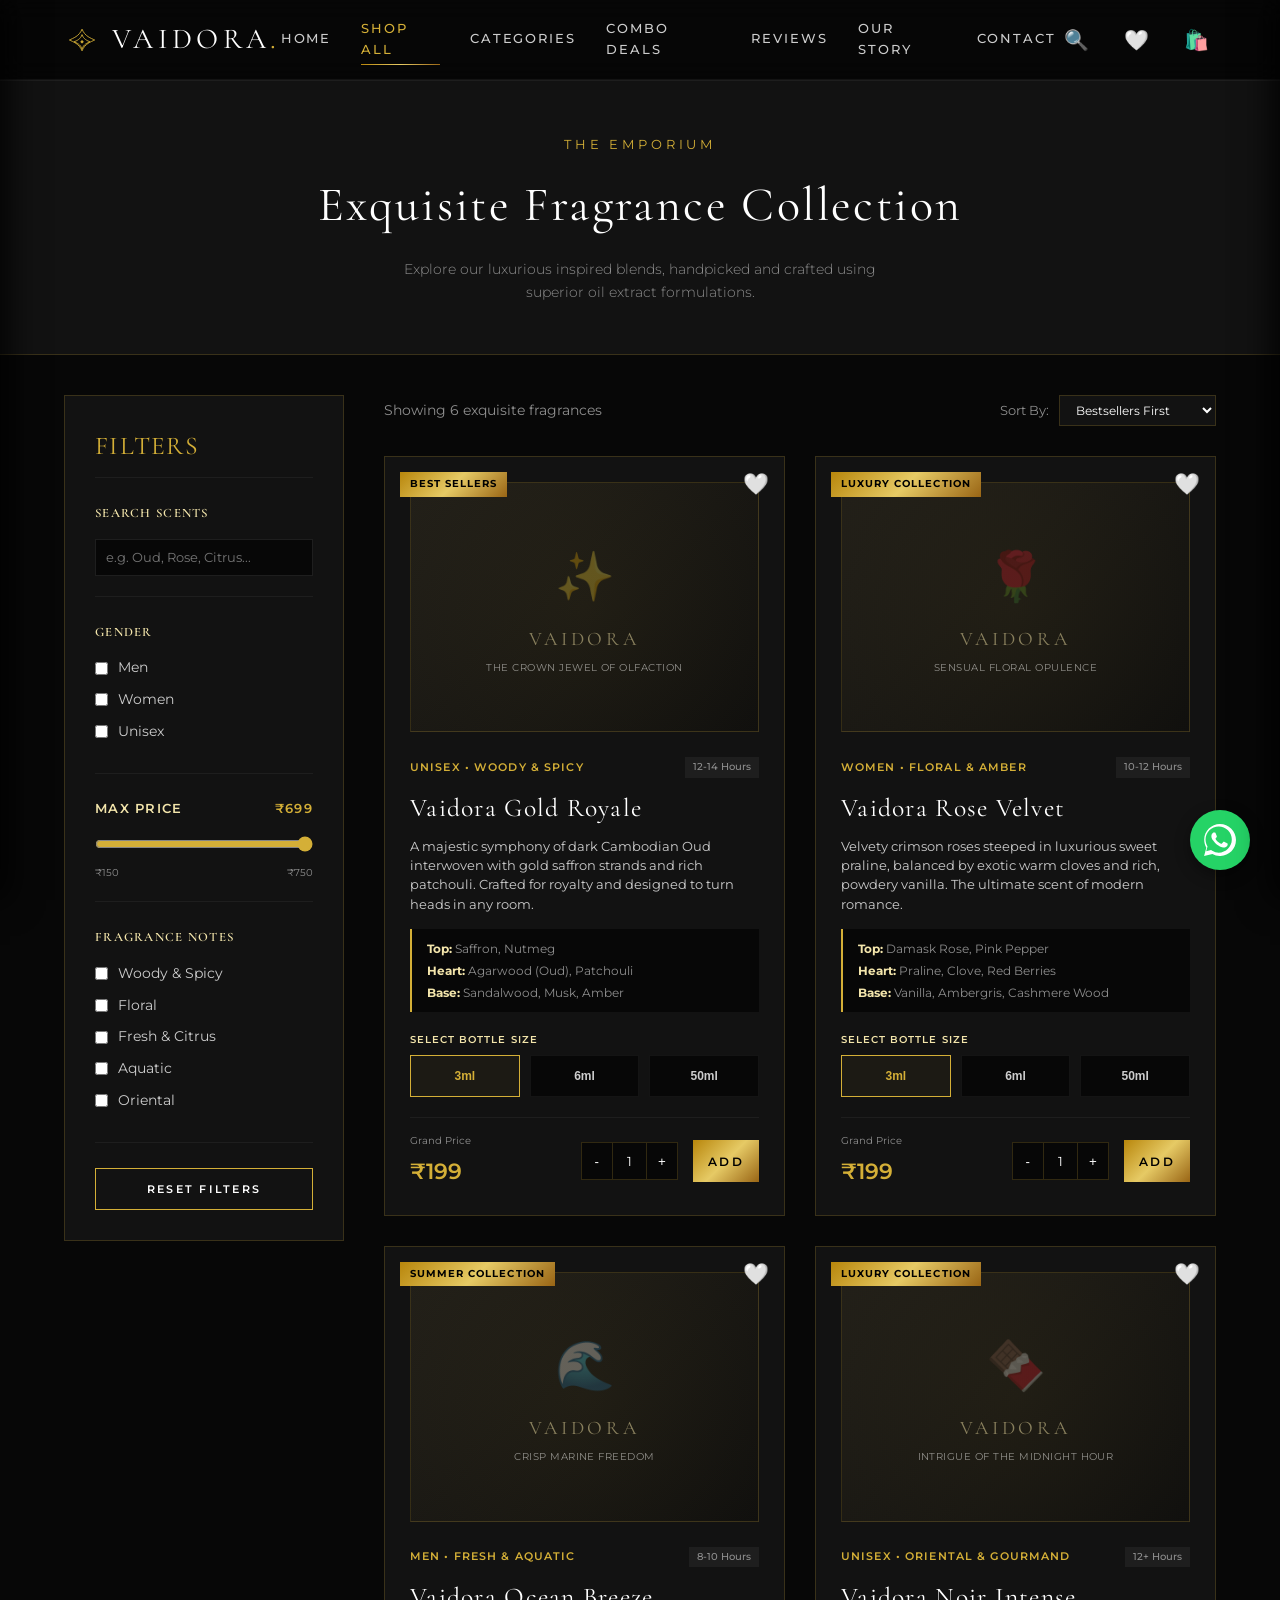
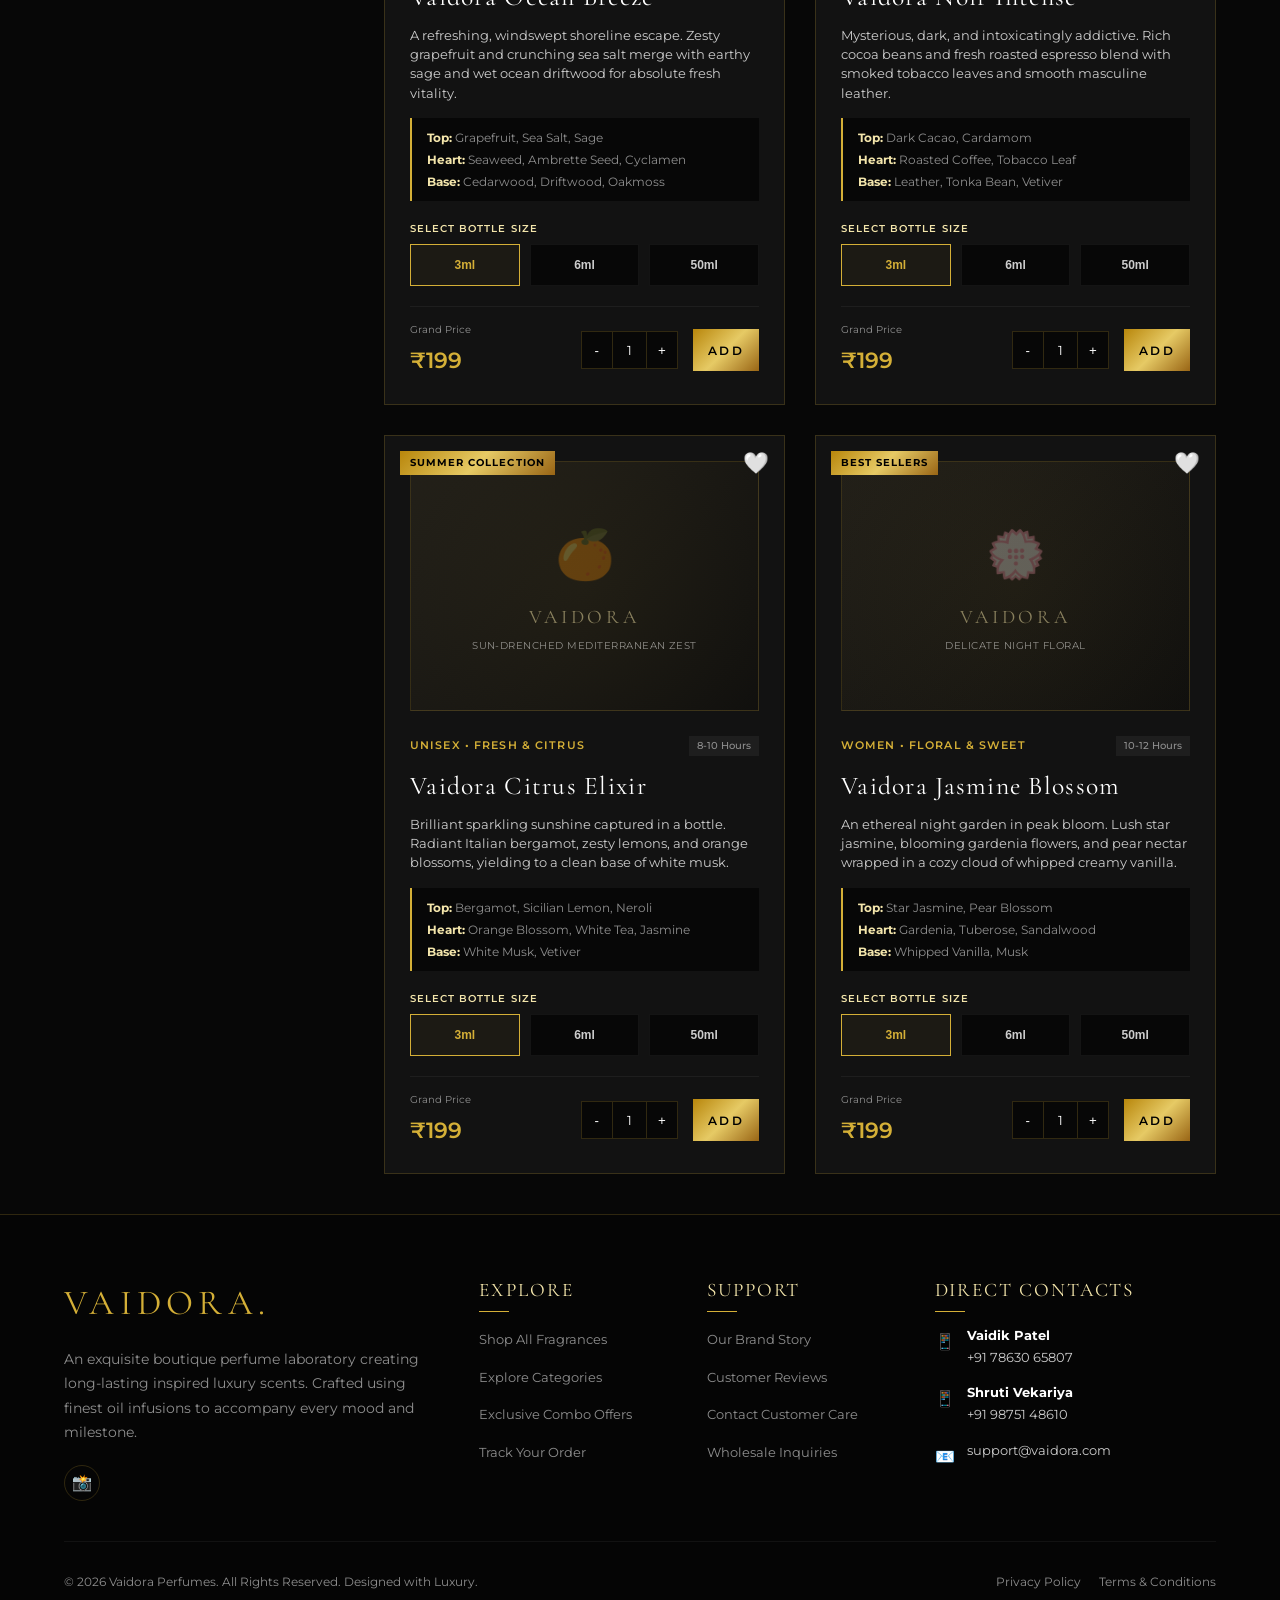
<file: shop.html>
<!DOCTYPE html>
<html lang="en">
<head>
    <meta charset="UTF-8">
    <meta name="viewport" content="width=device-width, initial-scale=1.0">
    <title>Shop Fragrances | Vaidora Luxury Perfumes</title>
    <meta name="description" content="Browse Vaidora's premium fragrance collection. Filter by notes, gender, price, and select between 3ml, 6ml, and 50ml luxury extracts.">
    <link rel="stylesheet" href="style.css">
    <style>
        /* Shop specific layout */
        .shop-container {
            display: grid;
            grid-template-columns: 280px 1fr;
            gap: 40px;
            padding: 40px 5%;
        }

        .filter-sidebar {
            background: var(--bg-card);
            border: 1px solid var(--border-gold);
            padding: 30px;
            height: fit-content;
            position: sticky;
            top: 100px;
        }

        .filter-title-main {
            font-size: 1.6rem;
            color: var(--gold);
            margin-bottom: 25px;
            border-bottom: 1px solid var(--border-dark);
            padding-bottom: 10px;
            font-family: var(--font-heading);
            text-transform: uppercase;
            letter-spacing: 0.05em;
        }

        .filter-group {
            margin-bottom: 25px;
            border-bottom: 1px solid var(--border-dark);
            padding-bottom: 20px;
        }

        .filter-group-title {
            font-size: 0.8rem;
            font-weight: 600;
            color: var(--gold-light);
            text-transform: uppercase;
            letter-spacing: 0.1em;
            margin-bottom: 15px;
        }

        .checkbox-label {
            display: flex;
            align-items: center;
            gap: 10px;
            font-size: 0.85rem;
            color: var(--text-secondary);
            margin-bottom: 10px;
            cursor: pointer;
            transition: var(--transition-fast);
        }

        .checkbox-label:hover {
            color: var(--gold);
        }

        .checkbox-label input {
            accent-color: var(--gold);
            cursor: pointer;
        }

        /* Products Grid */
        .catalog-header {
            display: flex;
            justify-content: space-between;
            align-items: center;
            margin-bottom: 30px;
            flex-wrap: wrap;
            gap: 15px;
        }

        .catalog-results-count {
            font-size: 0.9rem;
            color: var(--text-muted);
        }

        .products-grid {
            display: grid;
            grid-template-columns: repeat(auto-fill, minmax(310px, 1fr));
            gap: 30px;
        }

        /* Product Card specific overrides */
        .product-card {
            background: var(--bg-card);
            border: 1px solid var(--border-gold);
            padding: 25px;
            display: flex;
            flex-direction: column;
            justify-content: space-between;
            transition: var(--transition-smooth);
            position: relative;
        }

        .product-card:hover {
            border-color: var(--gold);
            transform: translateY(-5px);
            box-shadow: 0 10px 30px rgba(0,0,0,0.6);
        }

        .product-card-badge {
            position: absolute;
            top: 15px;
            left: 15px;
            background: var(--gold-gradient);
            color: #000;
            font-size: 0.65rem;
            font-weight: 700;
            padding: 4px 10px;
            letter-spacing: 0.1em;
            text-transform: uppercase;
            z-index: 5;
        }

        .product-card-wishlist {
            position: absolute;
            top: 15px;
            right: 15px;
            background: none;
            border: none;
            font-size: 1.3rem;
            cursor: pointer;
            color: white;
            z-index: 5;
            transition: var(--transition-fast);
        }

        .product-card-wishlist:hover {
            transform: scale(1.2);
        }

        /* Dynamic Size Picker pills */
        .size-picker {
            display: flex;
            gap: 10px;
            margin-bottom: 20px;
        }

        .size-pill {
            background: var(--bg-dark);
            border: 1px solid var(--border-dark);
            color: var(--text-secondary);
            padding: 6px 12px;
            font-size: 0.75rem;
            font-weight: 600;
            cursor: pointer;
            transition: var(--transition-fast);
            flex: 1;
            text-align: center;
        }

        .size-pill.active {
            border-color: var(--gold);
            color: var(--gold);
            background: rgba(212, 175, 55, 0.05);
        }

        /* Olfactory Notes block */
        .notes-list {
            font-size: 0.75rem;
            color: var(--text-muted);
            background: var(--bg-dark);
            padding: 10px 15px;
            border-left: 2px solid var(--gold);
            margin-bottom: 20px;
        }

        .notes-list div {
            margin-bottom: 3px;
        }

        .notes-list div:last-child {
            margin-bottom: 0;
        }

        .notes-list strong {
            color: var(--gold-light);
        }

        @media (max-width: 992px) {
            .shop-container {
                grid-template-columns: 1fr;
            }
            .filter-sidebar {
                position: relative;
                top: 0;
                margin-bottom: 20px;
            }
        }
    </style>
</head>
<body>

    <!-- Unified Header -->
    <header>
        <div class="logo-container">
            <a href="index.html" style="display: flex; align-items: center; gap: 12px;">
                <svg viewBox="0 0 100 100" style="width: 42px; height: 42px; fill: none; stroke: #D4AF37; stroke-width: 2.5;">
                    <path d="M50 20 C42 40 25 45 15 50 C25 55 42 60 50 80 C58 60 75 55 85 50 C75 45 58 40 50 20 Z" />
                    <path d="M50 35 C46 48 35 52 28 55 C35 58 46 62 50 75 C54 62 65 58 72 55 C65 52 54 48 50 35 Z" />
                    <circle cx="50" cy="55" r="3" fill="#D4AF37" />
                </svg>
                <div class="logo-text">Vaidora<span>.</span></div>
            </a>
        </div>

        <nav class="nav-menu">
            <a href="index.html" class="nav-link">Home</a>
            <a href="shop.html" class="nav-link active">Shop All</a>
            <a href="categories.html" class="nav-link">Categories</a>
            <a href="offers.html" class="nav-link">Combo Deals</a>
            <a href="reviews.html" class="nav-link">Reviews</a>
            <a href="about.html" class="nav-link">Our Story</a>
            <a href="contact.html" class="nav-link">Contact</a>
        </nav>

        <div class="header-actions">
            <button class="icon-btn search-trigger" aria-label="Search Collection">🔍</button>
            <button class="icon-btn wishlist-trigger" aria-label="Wishlist drawer">
                🤍<span class="badge wishlist-count">0</span>
            </button>
            <button class="icon-btn cart-trigger" aria-label="Cart drawer">
                🛍️<span class="badge cart-count">0</span>
            </button>
            <button class="menu-toggle" aria-label="Toggle Navigation">
                <span></span>
                <span></span>
                <span></span>
            </button>
        </div>
    </header>

    <main>
        <!-- Shop Header Banner -->
        <section class="section section-alt" style="padding: 50px 5%; text-align: center; border-bottom: 1px solid var(--border-gold);">
            <span style="font-size: 0.8rem; color: var(--gold); text-transform: uppercase; letter-spacing: 0.3em;">The Emporium</span>
            <h1 style="font-size: 3rem; margin-top: 10px; font-family: var(--font-heading);">Exquisite Fragrance Collection</h1>
            <p style="font-size: 0.9rem; color: var(--text-muted); max-width: 500px; margin: 15px auto 0; font-weight: 300;">Explore our luxurious inspired blends, handpicked and crafted using superior oil extract formulations.</p>
        </section>

        <!-- Main Catalog Container -->
        <div class="shop-container">
            
            <!-- Sidebar Filters -->
            <aside class="filter-sidebar">
                <h3 class="filter-title-main">Filters</h3>
                
                <!-- Search filter -->
                <div class="filter-group">
                    <h4 class="filter-group-title">Search Scents</h4>
                    <div class="coupon-input-group" style="border-color: var(--border-dark);">
                        <input type="text" id="catalog-search" class="coupon-input" placeholder="e.g. Oud, Rose, Citrus..." onkeyup="applyFilters()">
                    </div>
                </div>

                <!-- Gender filter -->
                <div class="filter-group">
                    <h4 class="filter-group-title">Gender</h4>
                    <label class="checkbox-label">
                        <input type="checkbox" name="gender" value="Men" onchange="applyFilters()"> Men
                    </label>
                    <label class="checkbox-label">
                        <input type="checkbox" name="gender" value="Women" onchange="applyFilters()"> Women
                    </label>
                    <label class="checkbox-label">
                        <input type="checkbox" name="gender" value="Unisex" onchange="applyFilters()"> Unisex
                    </label>
                </div>

                <!-- Price filter -->
                <div class="filter-group">
                    <div style="display:flex; justify-content:space-between;" class="filter-group-title">
                        <span>Max Price</span>
                        <span id="price-val" style="color:var(--gold);">₹699</span>
                    </div>
                    <input type="range" id="price-slider" min="150" max="750" step="50" value="750" style="width:100%; accent-color:var(--gold);" oninput="updatePriceLabel(this.value); applyFilters();">
                    <div style="display:flex; justify-content:space-between; font-size: 0.65rem; color:var(--text-muted); margin-top:5px;">
                        <span>₹150</span>
                        <span>₹750</span>
                    </div>
                </div>

                <!-- Fragrance Families filter -->
                <div class="filter-group">
                    <h4 class="filter-group-title">Fragrance Notes</h4>
                    <label class="checkbox-label">
                        <input type="checkbox" name="family" value="Woody" onchange="applyFilters()"> Woody & Spicy
                    </label>
                    <label class="checkbox-label">
                        <input type="checkbox" name="family" value="Floral" onchange="applyFilters()"> Floral
                    </label>
                    <label class="checkbox-label">
                        <input type="checkbox" name="family" value="Fresh" onchange="applyFilters()"> Fresh & Citrus
                    </label>
                    <label class="checkbox-label">
                        <input type="checkbox" name="family" value="Aquatic" onchange="applyFilters()"> Aquatic
                    </label>
                    <label class="checkbox-label">
                        <input type="checkbox" name="family" value="Oriental" onchange="applyFilters()"> Oriental
                    </label>
                </div>

                <button class="btn btn-secondary" style="width: 100%; padding: 10px; font-size: 0.7rem;" onclick="resetFilters()">Reset Filters</button>
            </aside>

            <!-- Catalog Listing -->
            <section>
                <div class="catalog-header">
                    <div class="catalog-results-count" id="catalog-count">Showing 6 exquisite fragrances</div>
                    
                    <div style="display:flex; align-items:center; gap:10px;">
                        <span style="font-size:0.8rem; color:var(--text-muted);">Sort By:</span>
                        <select id="catalog-sort" style="background:var(--bg-card); color:var(--text-primary); border:1px solid var(--border-gold); padding:6px 12px; font-family:var(--font-body); font-size:0.75rem;" onchange="applyFilters()">
                            <option value="featured">Bestsellers First</option>
                            <option value="price-low">Price: Low to High</option>
                            <option value="price-high">Price: High to Low</option>
                        </select>
                    </div>
                </div>

                <!-- Dynamic Grid -->
                <div class="products-grid" id="catalog-grid">
                    <!-- Loaded dynamically via JS -->
                </div>
            </section>

        </div>
    </main>

    <!-- Unified Footer -->
    <footer>
        <div class="footer-grid">
            <div class="footer-about">
                <div class="footer-logo">Vaidora<span>.</span></div>
                <p>An exquisite boutique perfume laboratory creating long-lasting inspired luxury scents. Crafted using finest oil infusions to accompany every mood and milestone.</p>
                <div class="social-links">
                    <a href="https://instagram.com/vaidora.perfume" target="_blank" class="social-btn" aria-label="Follow us on Instagram">📸</a>
                </div>
            </div>
            <div>
                <h4 class="footer-title">Explore</h4>
                <ul class="footer-links">
                    <li><a href="shop.html">Shop All Fragrances</a></li>
                    <li><a href="categories.html">Explore Categories</a></li>
                    <li><a href="offers.html">Exclusive Combo Offers</a></li>
                    <li><a href="tracking.html">Track Your Order</a></li>
                </ul>
            </div>
            <div>
                <h4 class="footer-title">Support</h4>
                <ul class="footer-links">
                    <li><a href="about.html">Our Brand Story</a></li>
                    <li><a href="reviews.html">Customer Reviews</a></li>
                    <li><a href="contact.html">Contact Customer Care</a></li>
                    <li><a href="contact.html">Wholesale Inquiries</a></li>
                </ul>
            </div>
            <div>
                <h4 class="footer-title">Direct Contacts</h4>
                <div class="footer-contact-item">
                    <span class="footer-contact-icon">📱</span>
                    <div>
                        <strong style="display:block; color:var(--text-primary); font-size:0.8rem;">Vaidik Patel</strong>
                        <a href="https://wa.me/917863065807" target="_blank" style="font-size:0.8rem;">+91 78630 65807</a>
                    </div>
                </div>
                <div class="footer-contact-item">
                    <span class="footer-contact-icon">📱</span>
                    <div>
                        <strong style="display:block; color:var(--text-primary); font-size:0.8rem;">Shruti Vekariya</strong>
                        <a href="https://wa.me/919875148610" target="_blank" style="font-size:0.8rem;">+91 98751 48610</a>
                    </div>
                </div>
                <div class="footer-contact-item" style="margin-top:15px;">
                    <span class="footer-contact-icon">📧</span>
                    <a href="mailto:support@vaidora.com" style="font-size:0.8rem;">support@vaidora.com</a>
                </div>
            </div>
        </div>
        <div class="footer-bottom">
            <p>&copy; 2026 Vaidora Perfumes. All Rights Reserved. Designed with Luxury.</p>
            <p>
                <a href="#" style="margin-right:15px;">Privacy Policy</a>
                <a href="#">Terms & Conditions</a>
            </p>
        </div>
    </footer>

    <script src="shared.js"></script>
    <script>
        // Track current size chosen for each card: productId -> size chosen (3ml, 6ml, 50ml)
        let activeSizes = {};

        // On document load, initialize active sizes and catalog
        window.addEventListener("DOMContentLoaded", () => {
            // Set default sizes for all products to 3ml
            PRODUCTS.forEach(p => {
                activeSizes[p.id] = "3ml";
            });

            // Parse URL parameters for queries
            const urlParams = new URLSearchParams(window.location.search);
            
            // Check for pre-selected filters from Categories page
            const categoryFilter = urlParams.get("category");
            if (categoryFilter) {
                // If it's a gender category
                if (["Men", "Women", "Unisex"].includes(categoryFilter)) {
                    const chk = document.querySelector(`input[name="gender"][value="${categoryFilter}"]`);
                    if (chk) chk.checked = true;
                } else {
                    // Scent families mapping
                    let checkboxVal = "";
                    if (categoryFilter.toLowerCase().includes("summer")) checkboxVal = "Fresh";
                    else if (categoryFilter.toLowerCase().includes("best")) checkboxVal = "Woody";
                    else if (categoryFilter.toLowerCase().includes("luxury")) checkboxVal = "Oriental";

                    if (checkboxVal) {
                        const chk = document.querySelector(`input[name="family"][value="${checkboxVal}"]`);
                        if (chk) chk.checked = true;
                    }
                }
            }

            // Check for Search focus
            const focusSearch = urlParams.get("focusSearch");
            if (focusSearch) {
                const searchBox = document.getElementById("catalog-search");
                if (searchBox) {
                    searchBox.focus();
                    window.scrollTo({ top: searchBox.offsetTop - 120, behavior: 'smooth' });
                }
            }

            // Renders initial product grid
            applyFilters();
        });

        function updatePriceLabel(val) {
            document.getElementById("price-val").textContent = `₹${val}`;
        }

        function setProductSize(productId, size) {
            activeSizes[productId] = size;
            
            // Re-render only the buttons and price display for this product card
            const cardPrice = document.getElementById(`price-${productId}`);
            const product = PRODUCTS.find(p => p.id === productId);
            if (cardPrice && product) {
                cardPrice.textContent = `₹${product.prices[size]}`;
            }

            // Update active pill button state
            document.querySelectorAll(`.size-pill[data-prod="${productId}"]`).forEach(pill => {
                pill.classList.toggle("active", pill.getAttribute("data-size") === size);
            });
        }

        // Adjust Quantity selectors
        function adjustQty(productId, delta) {
            const input = document.getElementById(`qty-${productId}`);
            if (!input) return;
            let current = parseInt(input.value) || 1;
            current += delta;
            if (current < 1) current = 1;
            input.value = current;
        }

        function handleAddCardToCart(productId) {
            const size = activeSizes[productId] || "3ml";
            const qtyInput = document.getElementById(`qty-${productId}`);
            const qty = qtyInput ? parseInt(qtyInput.value) || 1 : 1;
            
            addToCart(productId, size, qty);
        }

        // Main Filtering and Sorting Mechanism
        function applyFilters() {
            const searchVal = document.getElementById("catalog-search").value.toLowerCase().trim();
            const priceMax = parseInt(document.getElementById("price-slider").value) || 750;
            const sortVal = document.getElementById("catalog-sort").value;

            // Checked genders
            const checkedGenders = Array.from(document.querySelectorAll('input[name="gender"]:checked')).map(el => el.value);
            
            // Checked families
            const checkedFamilies = Array.from(document.querySelectorAll('input[name="family"]:checked')).map(el => el.value);

            let filtered = PRODUCTS.filter(p => {
                // 1. Search text filter (matches name, tagline, gender, type, description or notes)
                const matchesSearch = searchVal === "" || 
                    p.name.toLowerCase().includes(searchVal) ||
                    p.tagline.toLowerCase().includes(searchVal) ||
                    p.type.toLowerCase().includes(searchVal) ||
                    p.description.toLowerCase().includes(searchVal) ||
                    p.notes.top.toLowerCase().includes(searchVal) ||
                    p.notes.heart.toLowerCase().includes(searchVal) ||
                    p.notes.base.toLowerCase().includes(searchVal);
                
                // 2. Gender filter
                const matchesGender = checkedGenders.length === 0 || checkedGenders.includes(p.gender);

                // 3. Notes Family filter
                const matchesFamily = checkedFamilies.length === 0 || checkedFamilies.some(family => p.type.includes(family));

                // 4. Max Price filter (checks if at least one size is below max price)
                const currentChosenSize = activeSizes[p.id] || "3ml";
                const matchesPrice = p.prices[currentChosenSize] <= priceMax;

                return matchesSearch && matchesGender && matchesFamily && matchesPrice;
            });

            // Sorting logic
            if (sortVal === "price-low") {
                filtered.sort((a, b) => a.prices[activeSizes[a.id]] - b.prices[activeSizes[b.id]]);
            } else if (sortVal === "price-high") {
                filtered.sort((a, b) => b.prices[activeSizes[b.id]] - a.prices[activeSizes[a.id]]);
            } // "featured" leaves database defaults intact

            renderCatalog(filtered);
        }

        function renderCatalog(list) {
            const grid = document.getElementById("catalog-grid");
            const countText = document.getElementById("catalog-count");
            
            if (!grid) return;

            countText.textContent = `Showing ${list.length} exquisite fragrance${list.length === 1 ? '' : 's'}`;

            if (list.length === 0) {
                grid.innerHTML = `
                    <div class="empty-state" style="grid-column: 1 / -1; padding: 80px 0;">
                        <div class="empty-state-icon">🌾</div>
                        <p style="font-size:1.2rem; color:var(--text-secondary); margin-bottom:10px;">No Fragrances Match Your Filters</p>
                        <p style="font-size:0.85rem;">Try adjusting checkboxes, expanding price range, or searching for alternative notes.</p>
                        <button class="btn btn-secondary" style="margin-top:20px;" onclick="resetFilters()">Reset All Filters</button>
                    </div>
                `;
                return;
            }

            let html = "";
            list.forEach(p => {
                const currentSize = activeSizes[p.id] || "3ml";
                const price = p.prices[currentSize];
                const isSaved = wishlist.includes(p.id);

                html += `
                    <div class="product-card">
                        ${p.collection ? `<span class="product-card-badge">${p.collection}</span>` : ''}
                        <button class="product-card-wishlist" onclick="toggleWishlist('${p.id}'); applyFilters();" data-id="${p.id}">
                            ${isSaved ? '❤️' : '🤍'}
                        </button>
                        
                        <!-- Premium Fallback Image -->
                        <div style="height: 250px; margin-bottom: 25px; cursor: pointer;" onclick="window.location.href='about.html'">
                            <div class="perfume-placeholder">
                                <span class="placeholder-icon">
                                    ${p.id === 'rose_velvet' ? '🌹' : p.id === 'ocean_breeze' ? '🌊' : p.id === 'noir_intense' ? '🍫' : p.id === 'citrus_elixir' ? '🍊' : p.id === 'jasmine_blossom' ? '💮' : '✨'}
                                </span>
                                <span class="placeholder-brand">Vaidora</span>
                                <div style="font-size:0.6rem; color:var(--text-muted); margin-top:5px; text-transform:uppercase; letter-spacing:0.05em;">${p.tagline}</div>
                            </div>
                        </div>

                        <div>
                            <div style="display: flex; justify-content: space-between; align-items: center; margin-bottom: 10px;">
                                <span style="font-size: 0.7rem; color: var(--gold); font-weight: 600; letter-spacing: 0.1em; text-transform: uppercase;">
                                    ${p.gender} • ${p.type}
                                </span>
                                <span style="font-size: 0.65rem; background:rgba(255,255,255,0.05); padding: 2px 8px; color: var(--text-muted); font-weight: 500;">
                                    ${p.lasting}
                                </span>
                            </div>
                            
                            <h3 style="font-size: 1.6rem; color: var(--text-primary); margin-bottom: 8px;">${p.name}</h3>
                            <p style="font-size: 0.8rem; color: var(--text-secondary); margin-bottom: 15px; line-height: 1.5; min-height: 48px;">
                                ${p.description}
                            </p>
                            
                            <!-- Olfactory families details -->
                            <div class="notes-list">
                                <div><strong>Top:</strong> ${p.notes.top}</div>
                                <div><strong>Heart:</strong> ${p.notes.heart}</div>
                                <div><strong>Base:</strong> ${p.notes.base}</div>
                            </div>

                            <!-- Size picker pills -->
                            <span class="form-label" style="font-size: 0.65rem; margin-bottom:6px;">Select Bottle Size</span>
                            <div class="size-picker">
                                <button class="size-pill ${currentSize === '3ml' ? 'active' : ''}" data-prod="${p.id}" data-size="3ml" onclick="setProductSize('${p.id}', '3ml')">3ml</button>
                                <button class="size-pill ${currentSize === '6ml' ? 'active' : ''}" data-prod="${p.id}" data-size="6ml" onclick="setProductSize('${p.id}', '6ml')">6ml</button>
                                <button class="size-pill ${currentSize === '50ml' ? 'active' : ''}" data-prod="${p.id}" data-size="50ml" onclick="setProductSize('${p.id}', '50ml')">50ml</button>
                            </div>

                            <!-- Quantity and Add to Cart -->
                            <div style="display: flex; gap: 15px; align-items: center; padding-top: 15px; border-top: 1px solid var(--border-dark);">
                                <div style="flex:1;">
                                    <span style="font-size:0.65rem; color:var(--text-muted); display:block; margin-bottom:4px;">Grand Price</span>
                                    <span style="font-size: 1.4rem; color: var(--gold); font-weight: 600;" id="price-${p.id}">₹${price}</span>
                                </div>
                                
                                <div class="qty-control" style="height:38px;">
                                    <button class="qty-btn" style="width:30px;" onclick="adjustQty('${p.id}', -1)">-</button>
                                    <input type="text" class="qty-input" style="width:35px;" id="qty-${p.id}" value="1" readonly>
                                    <button class="qty-btn" style="width:30px;" onclick="adjustQty('${p.id}', 1)">+</button>
                                </div>

                                <button class="btn btn-primary" style="padding: 10px 15px; height:38px; font-size:0.75rem;" onclick="handleAddCardToCart('${p.id}')">Add</button>
                            </div>
                        </div>
                    </div>
                `;
            });

            grid.innerHTML = html;
        }

        function resetFilters() {
            document.getElementById("catalog-search").value = "";
            document.getElementById("price-slider").value = 750;
            updatePriceLabel(750);
            document.getElementById("catalog-sort").value = "featured";
            
            document.querySelectorAll('input[type="checkbox"]').forEach(chk => {
                chk.checked = false;
            });

            // Reset active sizes to 3ml
            PRODUCTS.forEach(p => {
                activeSizes[p.id] = "3ml";
            });

            applyFilters();
            showToast("Catalog filters reset.", false);
        }
    </script>
</body>
</html>
</file>
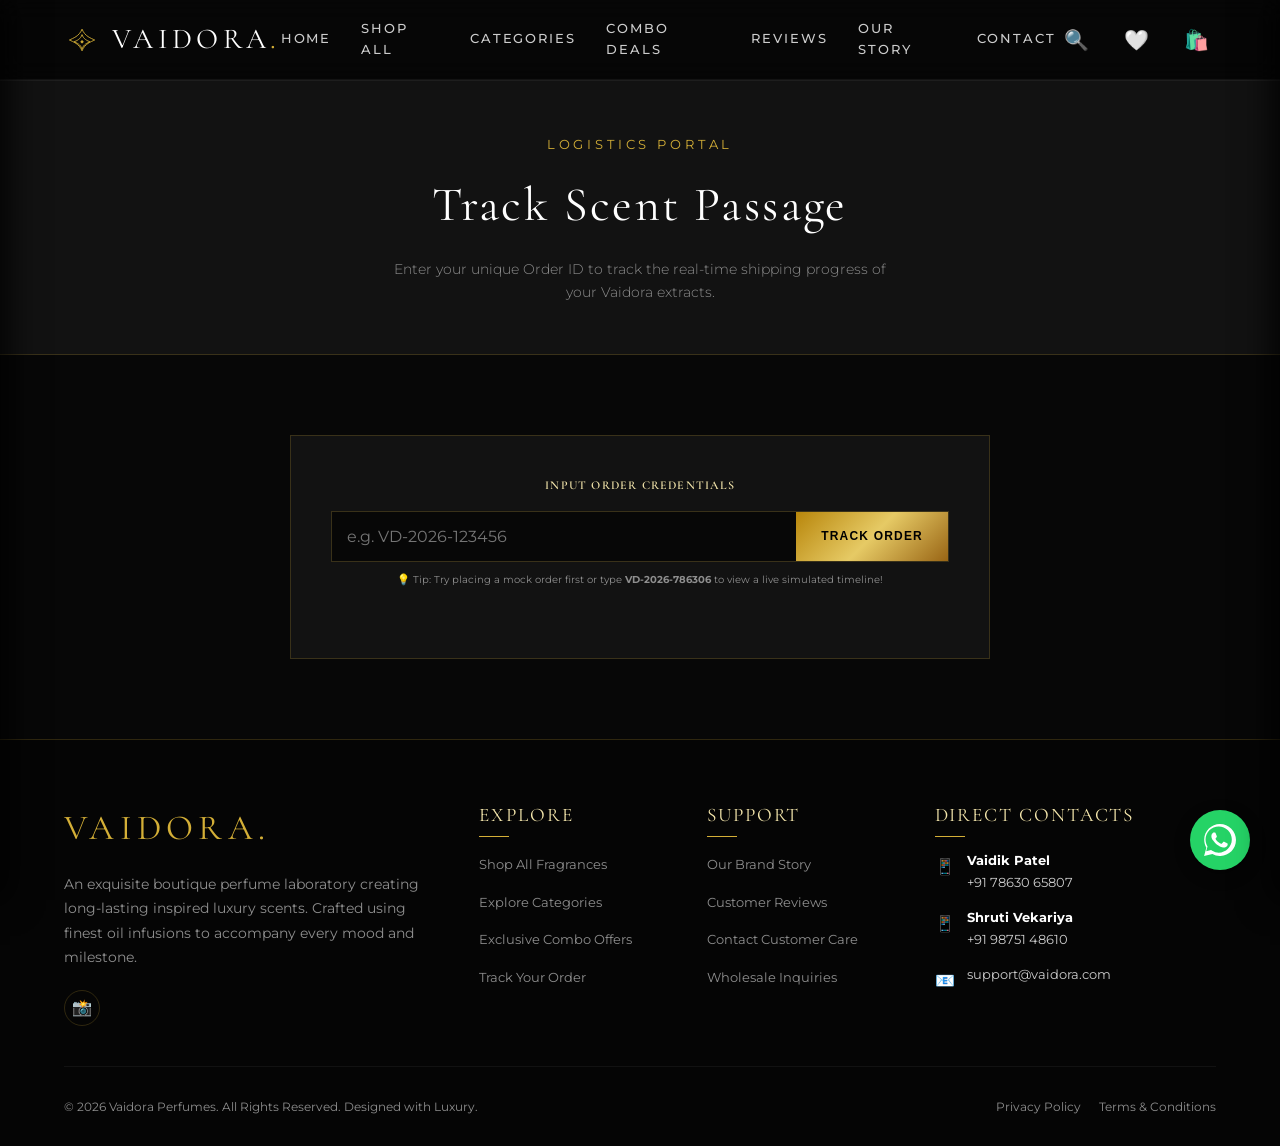
<file: tracking.html>
<!DOCTYPE html>
<html lang="en">
<head>
    <meta charset="UTF-8">
    <meta name="viewport" content="width=device-width, initial-scale=1.0">
    <title>Track Scent Passage | Vaidora Luxury Perfumes</title>
    <meta name="description" content="Track your Vaidora perfume delivery in real-time. Enter your Order ID to view shipment progress and courier tracking details.">
    <link rel="stylesheet" href="style.css">
    <style>
        .tracking-box {
            max-width: 700px;
            margin: 0 auto;
            background: var(--bg-card);
            border: 1px solid var(--border-gold);
            padding: 40px;
        }

        /* Visual Timeline */
        .timeline {
            margin: 40px 0;
            display: flex;
            justify-content: space-between;
            position: relative;
            z-index: 1;
        }

        .timeline::after {
            content: '';
            position: absolute;
            top: 22px;
            left: 5%;
            width: 90%;
            height: 2px;
            background: var(--border-dark);
            z-index: -1;
        }

        .timeline-progress-line {
            position: absolute;
            top: 22px;
            left: 5%;
            height: 2px;
            background: var(--gold-gradient);
            z-index: -1;
            transition: var(--transition-smooth);
            width: 0%; /* Dynamic width based on status: 0%, 25%, 50%, 75%, 100% */
        }

        .timeline-step {
            display: flex;
            flex-direction: column;
            align-items: center;
            text-align: center;
            width: 80px;
        }

        .timeline-node {
            width: 44px;
            height: 44px;
            border-radius: 50%;
            background: var(--bg-dark);
            border: 2px solid var(--border-dark);
            color: var(--text-muted);
            display: flex;
            align-items: center;
            justify-content: center;
            font-size: 1.15rem;
            margin-bottom: 10px;
            transition: var(--transition-smooth);
        }

        .timeline-step.completed .timeline-node {
            border-color: var(--gold);
            background: var(--gold);
            color: #000;
            box-shadow: 0 0 15px var(--gold-glow);
        }

        .timeline-step.active .timeline-node {
            border-color: var(--gold);
            background: var(--bg-dark);
            color: var(--gold);
            box-shadow: 0 0 10px var(--gold-glow);
            animation: pulseNode 2s infinite;
        }

        @keyframes pulseNode {
            0% { transform: scale(1); }
            50% { transform: scale(1.08); }
            100% { transform: scale(1); }
        }

        .timeline-label {
            font-size: 0.65rem;
            font-weight: 600;
            text-transform: uppercase;
            letter-spacing: 0.05em;
            color: var(--text-muted);
        }

        .timeline-step.completed .timeline-label,
        .timeline-step.active .timeline-label {
            color: var(--gold-light);
        }

        /* Order Invoice Summary */
        .order-summary-details {
            background: var(--bg-dark);
            border: 1px solid var(--border-dark);
            padding: 25px;
            margin-top: 30px;
        }

        .summary-header-row {
            display: flex;
            justify-content: space-between;
            border-bottom: 1px solid var(--border-dark);
            padding-bottom: 15px;
            margin-bottom: 15px;
            font-size: 0.85rem;
            color: var(--text-muted);
        }

        .summary-item-row {
            display: flex;
            justify-content: space-between;
            font-size: 0.85rem;
            margin-bottom: 10px;
        }

        @media (max-width: 600px) {
            .timeline {
                flex-direction: column;
                align-items: flex-start;
                gap: 25px;
                padding-left: 20px;
            }
            .timeline::after {
                top: 0;
                left: 32px;
                width: 2px;
                height: 100%;
            }
            .timeline-progress-line {
                top: 0;
                left: 32px;
                width: 2px;
                height: 0%; /* Vertical height instead */
            }
            .timeline-step {
                flex-direction: row;
                text-align: left;
                width: 100%;
                gap: 20px;
            }
            .timeline-node {
                margin-bottom: 0;
                flex-shrink: 0;
            }
        }
    </style>
</head>
<body>

    <!-- Unified Header -->
    <header>
        <div class="logo-container">
            <a href="index.html" style="display: flex; align-items: center; gap: 12px;">
                <svg viewBox="0 0 100 100" style="width: 42px; height: 42px; fill: none; stroke: #D4AF37; stroke-width: 2.5;">
                    <path d="M50 20 C42 40 25 45 15 50 C25 55 42 60 50 80 C58 60 75 55 85 50 C75 45 58 40 50 20 Z" />
                    <path d="M50 35 C46 48 35 52 28 55 C35 58 46 62 50 75 C54 62 65 58 72 55 C65 52 54 48 50 35 Z" />
                    <circle cx="50" cy="55" r="3" fill="#D4AF37" />
                </svg>
                <div class="logo-text">Vaidora<span>.</span></div>
            </a>
        </div>

        <nav class="nav-menu">
            <a href="index.html" class="nav-link">Home</a>
            <a href="shop.html" class="nav-link">Shop All</a>
            <a href="categories.html" class="nav-link">Categories</a>
            <a href="offers.html" class="nav-link">Combo Deals</a>
            <a href="reviews.html" class="nav-link">Reviews</a>
            <a href="about.html" class="nav-link">Our Story</a>
            <a href="contact.html" class="nav-link">Contact</a>
        </nav>

        <div class="header-actions">
            <button class="icon-btn search-trigger" aria-label="Search Collection">🔍</button>
            <button class="icon-btn wishlist-trigger" aria-label="Wishlist drawer">
                🤍<span class="badge wishlist-count">0</span>
            </button>
            <button class="icon-btn cart-trigger" aria-label="Cart drawer">
                🛍️<span class="badge cart-count">0</span>
            </button>
            <button class="menu-toggle" aria-label="Toggle Navigation">
                <span></span>
                <span></span>
                <span></span>
            </button>
        </div>
    </header>

    <main>
        <!-- Tracking Header Banner -->
        <section class="section section-alt" style="padding: 50px 5%; text-align: center; border-bottom: 1px solid var(--border-gold);">
            <span style="font-size: 0.8rem; color: var(--gold); text-transform: uppercase; letter-spacing: 0.3em;">Logistics Portal</span>
            <h1 style="font-size: 3rem; margin-top: 10px; font-family: var(--font-heading);">Track Scent Passage</h1>
            <p style="font-size: 0.9rem; color: var(--text-muted); max-width: 500px; margin: 15px auto 0; font-weight: 300;">Enter your unique Order ID to track the real-time shipping progress of your Vaidora extracts.</p>
        </section>

        <!-- Main Tracking Section -->
        <section class="section section-dark">
            <div class="tracking-box">
                <h3 class="form-label" style="text-align: center; margin-bottom: 15px;">Input Order Credentials</h3>
                
                <!-- Tracking input search -->
                <div class="coupon-input-group" style="margin-bottom: 30px;">
                    <input type="text" id="tracking-id-input" class="coupon-input" placeholder="e.g. VD-2026-123456" style="padding: 15px; font-size:1rem;">
                    <button class="coupon-btn" style="padding: 0 25px;" onclick="handleTrackAction()">Track Order</button>
                </div>
                
                <p style="font-size: 0.65rem; color: var(--text-muted); text-align: center; margin-top: -20px; margin-bottom: 30px;">
                    💡 Tip: Try placing a mock order first or type <b>VD-2026-786306</b> to view a live simulated timeline!
                </p>

                <!-- Dynamic Tracking Results Wrapper -->
                <div id="tracking-results-area" style="display: none; border-top: 1px solid var(--border-gold); padding-top: 30px;">
                    
                    <div style="text-align: center; margin-bottom: 15px;">
                        <span style="font-size:0.75rem; color:var(--text-muted); text-transform:uppercase; letter-spacing:0.1em;">Current Dispatch Status</span>
                        <div id="track-status-badge" style="font-family:var(--font-heading); font-size:1.8rem; color:var(--gold); margin-top:5px;">DISPATCHED IN TRANSIT</div>
                    </div>

                    <!-- 5-step horizontal timeline -->
                    <div class="timeline">
                        <div class="timeline-progress-line" id="track-progress-bar"></div>
                        
                        <div class="timeline-step" id="step-placed">
                            <div class="timeline-node">📥</div>
                            <span class="timeline-label">Placed</span>
                        </div>
                        <div class="timeline-step" id="step-packed">
                            <div class="timeline-node">🧪</div>
                            <span class="timeline-label">Sealed</span>
                        </div>
                        <div class="timeline-step" id="step-shipped">
                            <div class="timeline-node">✈️</div>
                            <span class="timeline-label">Shipped</span>
                        </div>
                        <div class="timeline-step" id="step-out">
                            <div class="timeline-node">🚚</div>
                            <span class="timeline-label">Out</span>
                        </div>
                        <div class="timeline-step" id="step-delivered">
                            <div class="timeline-node">🎁</div>
                            <span class="timeline-label">Delivered</span>
                        </div>
                    </div>

                    <!-- Order Invoice Breakdown -->
                    <div class="order-summary-details">
                        <div class="summary-header-row">
                            <span id="track-order-id">Order ID: VD-2026-XXXXX</span>
                            <span id="track-order-date">Date: May 26, 2026</span>
                        </div>
                        
                        <div id="track-order-items">
                            <!-- Populated dynamically -->
                        </div>

                        <div style="margin-top: 20px; padding-top: 15px; border-top: 1px dashed var(--border-dark);">
                            <div class="summary-item-row">
                                <span>Bag Subtotal</span>
                                <span id="track-subtotal">₹0</span>
                            </div>
                            <div class="summary-item-row" style="color: #4caf50;" id="track-discount-row">
                                <span>Combo Discount</span>
                                <span id="track-discount">- ₹0</span>
                            </div>
                            <div class="summary-item-row">
                                <span>Shipping Fee</span>
                                <span id="track-shipping">₹0</span>
                            </div>
                            <div class="summary-item-row" id="track-cod-row">
                                <span>COD Fee</span>
                                <span id="track-cod">₹0</span>
                            </div>
                            <div class="summary-item-row" style="font-weight: 600; color: var(--gold-light); font-size:1.05rem; margin-top:10px; border-top:1px solid var(--border-dark); padding-top:10px;">
                                <span>Total Paid</span>
                                <span id="track-grandtotal">₹0</span>
                            </div>
                        </div>

                        <div style="margin-top: 25px; border-top: 1px solid var(--border-dark); padding-top: 20px;">
                            <span class="form-label" style="font-size:0.65rem;">Shipping Address</span>
                            <p id="track-address" style="font-size:0.8rem; color:var(--text-secondary); line-height:1.6;"></p>
                            <span class="form-label" style="font-size:0.65rem; margin-top:15px;">Payment Methodology</span>
                            <p id="track-payment" style="font-size:0.8rem; color:var(--text-secondary);"></p>
                        </div>
                    </div>

                    <!-- Direct WhatsApp Escalation Support -->
                    <div style="text-align: center; margin-top: 35px;">
                        <a id="track-escalate-btn" href="#" target="_blank" class="btn btn-secondary" style="background:#25d366; color:white; border:none; gap:10px; padding:12px 25px;">
                            💬 Inquire Shipping on WhatsApp
                        </a>
                    </div>
                </div>

            </div>
        </section>
    </main>

    <!-- Unified Footer -->
    <footer>
        <div class="footer-grid">
            <div class="footer-about">
                <div class="footer-logo">Vaidora<span>.</span></div>
                <p>An exquisite boutique perfume laboratory creating long-lasting inspired luxury scents. Crafted using finest oil infusions to accompany every mood and milestone.</p>
                <div class="social-links">
                    <a href="https://instagram.com/vaidora.perfume" target="_blank" class="social-btn" aria-label="Follow us on Instagram">📸</a>
                </div>
            </div>
            <div>
                <h4 class="footer-title">Explore</h4>
                <ul class="footer-links">
                    <li><a href="shop.html">Shop All Fragrances</a></li>
                    <li><a href="categories.html">Explore Categories</a></li>
                    <li><a href="offers.html">Exclusive Combo Offers</a></li>
                    <li><a href="tracking.html">Track Your Order</a></li>
                </ul>
            </div>
            <div>
                <h4 class="footer-title">Support</h4>
                <ul class="footer-links">
                    <li><a href="about.html">Our Brand Story</a></li>
                    <li><a href="reviews.html">Customer Reviews</a></li>
                    <li><a href="contact.html">Contact Customer Care</a></li>
                    <li><a href="contact.html">Wholesale Inquiries</a></li>
                </ul>
            </div>
            <div>
                <h4 class="footer-title">Direct Contacts</h4>
                <div class="footer-contact-item">
                    <span class="footer-contact-icon">📱</span>
                    <div>
                        <strong style="display:block; color:var(--text-primary); font-size:0.8rem;">Vaidik Patel</strong>
                        <a href="https://wa.me/917863065807" target="_blank" style="font-size:0.8rem;">+91 78630 65807</a>
                    </div>
                </div>
                <div class="footer-contact-item">
                    <span class="footer-contact-icon">📱</span>
                    <div>
                        <strong style="display:block; color:var(--text-primary); font-size:0.8rem;">Shruti Vekariya</strong>
                        <a href="https://wa.me/919875148610" target="_blank" style="font-size:0.8rem;">+91 98751 48610</a>
                    </div>
                </div>
                <div class="footer-contact-item" style="margin-top:15px;">
                    <span class="footer-contact-icon">📧</span>
                    <a href="mailto:support@vaidora.com" style="font-size:0.8rem;">support@vaidora.com</a>
                </div>
            </div>
        </div>
        <div class="footer-bottom">
            <p>&copy; 2026 Vaidora Perfumes. All Rights Reserved. Designed with Luxury.</p>
            <p>
                <a href="#" style="margin-right:15px;">Privacy Policy</a>
                <a href="#">Terms & Conditions</a>
            </p>
        </div>
    </footer>

    <script src="shared.js"></script>
    <script>
        window.addEventListener("DOMContentLoaded", () => {
            // Check if Order ID is passed via URL parameters
            const urlParams = new URLSearchParams(window.location.search);
            const passedId = urlParams.get("orderId");
            
            if (passedId) {
                document.getElementById("tracking-id-input").value = passedId;
                trackOrder(passedId);
            }
        });

        function handleTrackAction() {
            const input = document.getElementById("tracking-id-input");
            if (!input) return;

            const orderId = input.value.trim().toUpperCase();
            if (orderId === "") {
                showToast("Please enter a valid Order ID.", false);
                return;
            }
            trackOrder(orderId);
        }

        function trackOrder(orderId) {
            // Retrieve orders from local storage
            let orders = JSON.parse(localStorage.getItem("vaidora_orders")) || [];
            
            let matchedOrder = orders.find(o => o.orderId.toUpperCase() === orderId);

            // Simulation Fallback: If not found in localStorage, let's create a beautiful mock order 
            // so the user can test the tracking page immediately!
            if (!matchedOrder) {
                // If it looks like a Vaidora ID or is our special helper ID
                if (orderId === "VD-2026-786306" || orderId.startsWith("VD-2026-")) {
                    matchedOrder = {
                        orderId: orderId,
                        customerName: "Shruti Vekariya",
                        phone: "9875148610",
                        whatsapp: "9875148610",
                        address: "402, Golden Crest Residency, VIP Road, Surat, Gujarat - 395007",
                        paymentMethod: "UPI",
                        items: [
                            { name: "Vaidora Gold Royale", size: "50ml", price: 699, quantity: 1 },
                            { name: "Vaidora Rose Velvet", size: "6ml", price: 349, quantity: 1 }
                        ],
                        subtotal: 1048,
                        discount: 0,
                        shipping: 0,
                        codFee: 0,
                        grandTotal: 1048,
                        date: "2026-05-25",
                        status: "shipped" // Simulates mid-transit
                    };
                } else {
                    showToast("Order ID not found in laboratory log.", false);
                    document.getElementById("tracking-results-area").style.display = "none";
                    return;
                }
            }

            // Draw Order Details on screen
            document.getElementById("track-order-id").textContent = `Order ID: ${matchedOrder.orderId}`;
            document.getElementById("track-order-date").textContent = `Date: ${matchedOrder.date}`;
            document.getElementById("track-subtotal").textContent = `₹${matchedOrder.subtotal}`;
            
            const discRow = document.getElementById("track-discount-row");
            const discVal = document.getElementById("track-discount");
            if (matchedOrder.discount > 0) {
                discRow.style.display = "flex";
                discVal.textContent = `- ₹${matchedOrder.discount}`;
            } else {
                discRow.style.display = "none";
            }

            document.getElementById("track-shipping").textContent = matchedOrder.shipping === 0 ? "FREE" : `₹${matchedOrder.shipping}`;
            
            const codRow = document.getElementById("track-cod-row");
            const codVal = document.getElementById("track-cod");
            if (matchedOrder.codFee > 0) {
                codRow.style.display = "flex";
                codVal.textContent = `₹${matchedOrder.codFee}`;
            } else {
                codRow.style.display = "none";
            }

            document.getElementById("track-grandtotal").textContent = `₹${matchedOrder.grandTotal}`;
            document.getElementById("track-address").textContent = matchedOrder.address;
            document.getElementById("track-payment").textContent = matchedOrder.paymentMethod === "COD" ? "Cash on Delivery (COD)" : "UPI Online (Razorpay Secured)";

            // Draw Items List
            let itemsHtml = "";
            matchedOrder.items.forEach(i => {
                itemsHtml += `
                    <div class="summary-item-row">
                        <span>${i.name} (${i.size}) <strong style="color:var(--gold-light);">x ${i.quantity}</strong></span>
                        <span>₹${i.price * i.quantity}</span>
                    </div>
                `;
            });
            document.getElementById("track-order-items").innerHTML = itemsHtml;

            // Resolve timeline step rendering
            const status = matchedOrder.status;
            let barWidth = "0%";
            let statusLabelText = "";

            // Reset all nodes first
            const steps = ["placed", "packed", "shipped", "out", "delivered"];
            steps.forEach(s => {
                const el = document.getElementById(`step-${s}`);
                el.className = "timeline-step";
            });

            if (status === "placed") {
                barWidth = "0%";
                statusLabelText = "ORDER CONFIRMED & PLACED";
                document.getElementById("step-placed").className = "timeline-step active";
            } else if (status === "packed") {
                barWidth = "25%";
                statusLabelText = "BOTTLED, SEALED & PACKED";
                document.getElementById("step-placed").className = "timeline-step completed";
                document.getElementById("step-packed").className = "timeline-step active";
            } else if (status === "shipped") {
                barWidth = "50%";
                statusLabelText = "DISPATCHED IN TRANSIT VIA AIR";
                document.getElementById("step-placed").className = "timeline-step completed";
                document.getElementById("step-packed").className = "timeline-step completed";
                document.getElementById("step-shipped").className = "timeline-step active";
            } else if (status === "out_for_delivery") {
                barWidth = "75%";
                statusLabelText = "OUT FOR LOCAL SENSORY DELIVERY";
                document.getElementById("step-placed").className = "timeline-step completed";
                document.getElementById("step-packed").className = "timeline-step completed";
                document.getElementById("step-shipped").className = "timeline-step completed";
                document.getElementById("step-out").className = "timeline-step active";
            } else if (status === "delivered") {
                barWidth = "100%";
                statusLabelText = "DELIVERED & SCENT UNBOXED";
                document.getElementById("step-placed").className = "timeline-step completed";
                document.getElementById("step-packed").className = "timeline-step completed";
                document.getElementById("step-shipped").className = "timeline-step completed";
                document.getElementById("step-out").className = "timeline-step completed";
                document.getElementById("step-delivered").className = "timeline-step completed";
            }

            // Adjust bar size
            const bar = document.getElementById("track-progress-bar");
            if (window.innerWidth <= 600) {
                bar.style.width = "2px";
                bar.style.height = barWidth;
            } else {
                bar.style.height = "2px";
                bar.style.width = barWidth;
            }

            document.getElementById("track-status-badge").textContent = statusLabelText;

            // Generate WhatsApp Inquiry Message Escalation Link
            const waMsg = `Hello Vaidora Perfumes, I would like an update on my delivery status!\n\nOrder ID: ${matchedOrder.orderId}\nCustomer Name: ${matchedOrder.customerName}\nCurrent Status: ${statusLabelText}`;
            document.getElementById("track-escalate-btn").href = `https://wa.me/917863065807?text=${encodeURIComponent(waMsg)}`;

            // Slide results area open
            document.getElementById("tracking-results-area").style.display = "block";
            showToast("Scent passage loaded.", true);
        }
    </script>
</body>
</html>
</file>
<file: style.css>
/* 
   Vaidora Luxury Perfume Store
   Global Design System & Stylesheet (Vanilla CSS)
*/

@import url('https://fonts.googleapis.com/css2?family=Cormorant+Garamond:ital,wght@0,300;0,400;0,600;0,700;1,400&family=Montserrat:wght@200;300;400;500;600;700&display=swap');

:root {
    /* Color Palette */
    --bg-dark: #070707;
    --bg-card: #121212;
    --bg-card-hover: #1c1c1c;
    --bg-input: #151515;
    
    --gold: #D4AF37;
    --gold-light: #F3E5AB;
    --gold-dark: #AA7C11;
    --gold-glow: rgba(212, 175, 55, 0.4);
    
    --gold-gradient: linear-gradient(135deg, #b8860b 0%, #e6ca65 50%, #996515 100%);
    --dark-gradient: linear-gradient(180deg, #121212 0%, #070707 100%);
    
    --text-primary: #FFFFFF;
    --text-secondary: #CCCCCC;
    --text-muted: #8E8E8E;
    
    --border-gold: rgba(212, 175, 55, 0.2);
    --border-gold-focus: rgba(212, 175, 55, 0.6);
    --border-dark: rgba(255, 255, 255, 0.05);
    
    /* Fonts */
    --font-heading: 'Cormorant Garamond', serif;
    --font-body: 'Montserrat', sans-serif;
    
    /* Transition times */
    --transition-smooth: all 0.4s cubic-bezier(0.25, 0.8, 0.25, 1);
    --transition-fast: all 0.2s ease;
    
    /* Z-index levels */
    --z-header: 100;
    --z-drawer: 200;
    --z-modal: 300;
    --z-toast: 400;
}

/* Base Resets */
* {
    margin: 0;
    padding: 0;
    box-sizing: border-box;
}

html {
    scroll-behavior: smooth;
    font-size: 16px;
    background-color: var(--bg-dark);
    color: var(--text-primary);
}

body {
    font-family: var(--font-body);
    line-height: 1.6;
    overflow-x: hidden;
}

/* Typography styles */
h1, h2, h3, h4, h5, h6 {
    font-family: var(--font-heading);
    font-weight: 400;
    letter-spacing: 0.05em;
    color: var(--text-primary);
}

a {
    color: inherit;
    text-decoration: none;
    transition: var(--transition-fast);
}

img {
    max-width: 100%;
    height: auto;
    display: block;
}

/* Dynamic Image Placeholder Styles (For Luxury Fallback) */
.perfume-placeholder {
    width: 100%;
    height: 100%;
    background: linear-gradient(135deg, #1f1d18 0%, #0d0d0d 100%);
    border: 1px solid var(--border-gold);
    display: flex;
    flex-direction: column;
    align-items: center;
    justify-content: center;
    position: relative;
    overflow: hidden;
    aspect-ratio: 1;
}

.perfume-placeholder::after {
    content: '';
    position: absolute;
    top: -50%;
    left: -50%;
    width: 200%;
    height: 200%;
    background: radial-gradient(circle, rgba(212,175,55,0.06) 0%, transparent 70%);
    pointer-events: none;
}

.placeholder-icon {
    font-family: var(--font-heading);
    font-size: 3rem;
    color: var(--gold);
    opacity: 0.3;
    margin-bottom: 0.5rem;
}

.placeholder-brand {
    font-family: var(--font-heading);
    font-size: 1.2rem;
    letter-spacing: 0.2em;
    color: var(--gold-light);
    opacity: 0.5;
    text-transform: uppercase;
}

/* Sticky Header with Backdrop Blur */
header {
    position: fixed;
    top: 0;
    left: 0;
    width: 100%;
    height: 80px;
    background: rgba(7, 7, 7, 0.85);
    backdrop-filter: blur(12px);
    -webkit-backdrop-filter: blur(12px);
    border-bottom: 1px solid var(--border-dark);
    display: flex;
    align-items: center;
    justify-content: space-between;
    padding: 0 5%;
    z-index: var(--z-header);
    transition: var(--transition-smooth);
}

header.scrolled {
    height: 70px;
    background: rgba(7, 7, 7, 0.95);
    box-shadow: 0 10px 30px rgba(0,0,0,0.5);
    border-bottom: 1px solid var(--border-gold);
}

.logo-container {
    display: flex;
    align-items: center;
    gap: 10px;
}

.logo-img {
    height: 45px;
    width: auto;
    object-fit: contain;
}

.logo-text {
    font-family: var(--font-heading);
    font-size: 1.8rem;
    letter-spacing: 0.15em;
    font-weight: 400;
    color: var(--text-primary);
    text-transform: uppercase;
}

.logo-text span {
    color: var(--gold);
}

/* Nav Menu */
.nav-menu {
    display: flex;
    align-items: center;
    gap: 30px;
}

.nav-link {
    font-size: 0.8rem;
    font-weight: 500;
    letter-spacing: 0.15em;
    text-transform: uppercase;
    color: var(--text-secondary);
    position: relative;
    padding: 5px 0;
}

.nav-link::after {
    content: '';
    position: absolute;
    bottom: 0;
    left: 0;
    width: 0;
    height: 1px;
    background: var(--gold-gradient);
    transition: var(--transition-smooth);
}

.nav-link:hover {
    color: var(--gold);
}

.nav-link:hover::after,
.nav-link.active::after {
    width: 100%;
}

.nav-link.active {
    color: var(--gold);
}

/* Header Utilities */
.header-actions {
    display: flex;
    align-items: center;
    gap: 20px;
}

.icon-btn {
    background: none;
    border: none;
    color: var(--text-primary);
    font-size: 1.25rem;
    cursor: pointer;
    position: relative;
    transition: var(--transition-fast);
    display: flex;
    align-items: center;
    justify-content: center;
    width: 40px;
    height: 40px;
    border-radius: 50%;
    border: 1px solid transparent;
}

.icon-btn:hover {
    color: var(--gold);
    border-color: var(--border-gold);
    background: rgba(212, 175, 55, 0.05);
}

.badge {
    position: absolute;
    top: 2px;
    right: 2px;
    background: var(--gold-gradient);
    color: var(--bg-dark);
    font-size: 0.7rem;
    font-weight: 700;
    width: 18px;
    height: 18px;
    border-radius: 50%;
    display: flex;
    align-items: center;
    justify-content: center;
    border: 1px solid var(--bg-dark);
}

/* Hamburger menu */
.menu-toggle {
    display: none;
    flex-direction: column;
    justify-content: space-between;
    width: 24px;
    height: 18px;
    background: none;
    border: none;
    cursor: pointer;
}

.menu-toggle span {
    display: block;
    width: 100%;
    height: 2px;
    background-color: var(--text-primary);
    transition: var(--transition-fast);
}

/* Universal Page Containers */
main {
    margin-top: 80px; /* Accounts for fixed header */
    min-height: calc(100vh - 80px - 350px); /* 350px footer estimate */
}

/* Premium Buttons & CTAs */
.btn {
    display: inline-flex;
    align-items: center;
    justify-content: center;
    padding: 12px 30px;
    font-family: var(--font-body);
    font-size: 0.8rem;
    font-weight: 600;
    letter-spacing: 0.2em;
    text-transform: uppercase;
    border-radius: 0;
    cursor: pointer;
    transition: var(--transition-smooth);
    position: relative;
    overflow: hidden;
}

.btn-primary {
    background: var(--gold-gradient);
    color: #000;
    border: none;
}

.btn-primary::before {
    content: '';
    position: absolute;
    top: 0;
    left: -100%;
    width: 100%;
    height: 100%;
    background: linear-gradient(90deg, transparent, rgba(255, 255, 255, 0.4), transparent);
    transition: 0.5s;
}

.btn-primary:hover::before {
    left: 100%;
}

.btn-primary:hover {
    box-shadow: 0 0 20px var(--gold-glow);
    transform: translateY(-2px);
}

.btn-secondary {
    background: transparent;
    color: var(--text-primary);
    border: 1px solid var(--gold);
}

.btn-secondary:hover {
    background: var(--gold);
    color: #000;
    box-shadow: 0 0 15px var(--gold-glow);
    transform: translateY(-2px);
}

.btn-link {
    background: transparent;
    color: var(--gold);
    border: none;
    border-bottom: 1px solid var(--gold);
    padding: 2px 0;
    font-size: 0.75rem;
    letter-spacing: 0.1em;
}

.btn-link:hover {
    color: var(--gold-light);
    border-color: var(--gold-light);
}

/* Luxury Sections Styling */
.section {
    padding: 80px 5%;
}

.section-dark {
    background-color: var(--bg-dark);
}

.section-alt {
    background-color: var(--bg-card);
    border-top: 1px solid var(--border-dark);
    border-bottom: 1px solid var(--border-dark);
}

.section-header {
    text-align: center;
    margin-bottom: 50px;
    position: relative;
}

.section-subtitle {
    font-size: 0.8rem;
    color: var(--gold);
    text-transform: uppercase;
    letter-spacing: 0.3em;
    margin-bottom: 10px;
    font-weight: 500;
}

.section-title {
    font-size: 2.8rem;
    color: var(--text-primary);
    position: relative;
    display: inline-block;
    padding-bottom: 15px;
}

.section-title::after {
    content: '';
    position: absolute;
    bottom: 0;
    left: 50%;
    transform: translateX(-50%);
    width: 60px;
    height: 1px;
    background: var(--gold-gradient);
}

/* Sliding Side Drawers (Cart and Wishlist) */
.drawer-overlay {
    position: fixed;
    top: 0;
    left: 0;
    width: 100%;
    height: 100%;
    background: rgba(0, 0, 0, 0.7);
    backdrop-filter: blur(5px);
    z-index: var(--z-drawer);
    opacity: 0;
    pointer-events: none;
    transition: var(--transition-smooth);
}

.drawer-overlay.active {
    opacity: 1;
    pointer-events: auto;
}

.drawer {
    position: fixed;
    top: 0;
    right: -450px;
    width: 450px;
    max-width: 100%;
    height: 100%;
    background: var(--bg-card);
    border-left: 1px solid var(--border-gold);
    box-shadow: -10px 0 30px rgba(0, 0, 0, 0.8);
    z-index: calc(var(--z-drawer) + 1);
    display: flex;
    flex-direction: column;
    transition: var(--transition-smooth);
}

.drawer.active {
    right: 0;
}

.drawer-left {
    left: -450px;
    right: auto;
    border-left: none;
    border-right: 1px solid var(--border-gold);
    box-shadow: 10px 0 30px rgba(0, 0, 0, 0.8);
}

.drawer-left.active {
    left: 0;
}

.drawer-header {
    padding: 25px;
    border-bottom: 1px solid var(--border-dark);
    display: flex;
    align-items: center;
    justify-content: space-between;
}

.drawer-title {
    font-size: 1.8rem;
    color: var(--gold-light);
}

.drawer-close {
    background: none;
    border: none;
    color: var(--text-primary);
    font-size: 1.5rem;
    cursor: pointer;
    transition: var(--transition-fast);
}

.drawer-close:hover {
    color: var(--gold);
}

.drawer-content {
    flex: 1;
    overflow-y: auto;
    padding: 25px;
}

.drawer-footer {
    padding: 25px;
    border-top: 1px solid var(--border-dark);
    background: var(--bg-dark);
}

/* Empty drawer states */
.empty-state {
    text-align: center;
    padding: 50px 0;
    color: var(--text-muted);
}

.empty-state-icon {
    font-size: 3rem;
    color: var(--gold);
    opacity: 0.3;
    margin-bottom: 20px;
}

/* Drawer Cart/Wishlist Items */
.drawer-item {
    display: flex;
    gap: 15px;
    padding-bottom: 20px;
    margin-bottom: 20px;
    border-bottom: 1px solid var(--border-dark);
}

.drawer-item-img {
    width: 80px;
    height: 80px;
    border: 1px solid var(--border-gold);
    flex-shrink: 0;
}

.drawer-item-details {
    flex: 1;
    display: flex;
    flex-direction: column;
    justify-content: space-between;
}

.drawer-item-name {
    font-family: var(--font-heading);
    font-size: 1.15rem;
    color: var(--text-primary);
}

.drawer-item-meta {
    font-size: 0.75rem;
    color: var(--text-muted);
    margin: 3px 0;
}

.drawer-item-price {
    color: var(--gold);
    font-weight: 500;
    font-size: 0.95rem;
}

.drawer-item-actions {
    display: flex;
    align-items: center;
    justify-content: space-between;
    margin-top: 8px;
}

.qty-control {
    display: flex;
    align-items: center;
    border: 1px solid var(--border-gold);
    height: 30px;
    background: var(--bg-dark);
}

.qty-btn {
    background: none;
    border: none;
    color: var(--text-primary);
    width: 25px;
    height: 100%;
    cursor: pointer;
    transition: var(--transition-fast);
    display: flex;
    align-items: center;
    justify-content: center;
}

.qty-btn:hover {
    color: var(--gold);
}

.qty-input {
    width: 30px;
    height: 100%;
    border: none;
    border-left: 1px solid var(--border-gold);
    border-right: 1px solid var(--border-gold);
    background: transparent;
    color: var(--text-primary);
    text-align: center;
    font-size: 0.8rem;
    font-family: var(--font-body);
}

.remove-btn {
    background: none;
    border: none;
    color: var(--text-muted);
    font-size: 0.8rem;
    cursor: pointer;
    display: flex;
    align-items: center;
    gap: 5px;
}

.remove-btn:hover {
    color: #ff4d4d;
}

/* Coupon & Cost breakdown in Cart Drawer */
.cart-summary-row {
    display: flex;
    justify-content: space-between;
    margin-bottom: 10px;
    font-size: 0.9rem;
}

.cart-summary-row.total {
    margin-top: 15px;
    padding-top: 15px;
    border-top: 1px solid var(--border-gold);
    font-size: 1.2rem;
    font-weight: 600;
    color: var(--gold-light);
}

.coupon-section {
    margin-bottom: 20px;
}

.coupon-input-group {
    display: flex;
    border: 1px solid var(--border-gold);
}

.coupon-input {
    flex: 1;
    background: var(--bg-dark);
    border: none;
    color: var(--text-primary);
    padding: 10px;
    font-family: var(--font-body);
    font-size: 0.8rem;
}

.coupon-input:focus {
    outline: none;
}

.coupon-btn {
    background: var(--gold-gradient);
    color: #000;
    border: none;
    padding: 0 15px;
    cursor: pointer;
    font-size: 0.75rem;
    font-weight: 600;
    letter-spacing: 0.1em;
    text-transform: uppercase;
}

.coupon-message {
    font-size: 0.75rem;
    margin-top: 5px;
    display: none;
}

.coupon-message.success {
    color: #4caf50;
    display: block;
}

.coupon-message.error {
    color: #f44336;
    display: block;
}

/* Premium Modals (Checkout & Notifications) */
.modal-overlay {
    position: fixed;
    top: 0;
    left: 0;
    width: 100%;
    height: 100%;
    background: rgba(0, 0, 0, 0.85);
    backdrop-filter: blur(8px);
    z-index: var(--z-modal);
    display: flex;
    align-items: center;
    justify-content: center;
    opacity: 0;
    pointer-events: none;
    transition: var(--transition-smooth);
    padding: 20px;
}

.modal-overlay.active {
    opacity: 1;
    pointer-events: auto;
}

.modal-box {
    background: var(--bg-card);
    border: 1px solid var(--border-gold);
    width: 600px;
    max-width: 100%;
    max-height: 90vh;
    overflow-y: auto;
    position: relative;
    box-shadow: 0 20px 50px rgba(0,0,0,0.9);
    transition: var(--transition-smooth);
    transform: translateY(30px);
}

.modal-overlay.active .modal-box {
    transform: translateY(0);
}

.modal-close {
    position: absolute;
    top: 20px;
    right: 20px;
    background: none;
    border: none;
    color: var(--text-primary);
    font-size: 1.5rem;
    cursor: pointer;
    z-index: 10;
}

.modal-close:hover {
    color: var(--gold);
}

.modal-body {
    padding: 40px;
}

/* Checkout Form Layout */
.checkout-title {
    font-size: 2.2rem;
    text-align: center;
    color: var(--gold);
    margin-bottom: 30px;
}

.form-group {
    margin-bottom: 20px;
}

.form-row {
    display: flex;
    gap: 20px;
}

.form-row .form-group {
    flex: 1;
}

.form-label {
    display: block;
    font-size: 0.75rem;
    font-weight: 600;
    letter-spacing: 0.1em;
    text-transform: uppercase;
    color: var(--gold-light);
    margin-bottom: 8px;
}

.form-control {
    width: 100%;
    background: var(--bg-input);
    border: 1px solid var(--border-dark);
    color: var(--text-primary);
    padding: 12px 15px;
    font-family: var(--font-body);
    font-size: 0.9rem;
    transition: var(--transition-fast);
}

.form-control:focus {
    outline: none;
    border-color: var(--border-gold-focus);
    box-shadow: 0 0 5px rgba(212, 175, 55, 0.2);
}

/* Payment Method Choices */
.payment-selector {
    display: grid;
    grid-template-columns: 1fr 1fr;
    gap: 20px;
    margin-top: 15px;
    margin-bottom: 25px;
}

.payment-option {
    border: 1px solid var(--border-dark);
    padding: 20px;
    text-align: center;
    cursor: pointer;
    background: var(--bg-input);
    transition: var(--transition-smooth);
}

.payment-option:hover {
    border-color: var(--border-gold);
    background: rgba(212,175,55,0.02);
}

.payment-option.active {
    border-color: var(--gold);
    background: rgba(212,175,55,0.05);
}

.payment-option-title {
    font-size: 1.1rem;
    color: var(--text-primary);
    margin-bottom: 5px;
}

.payment-option-desc {
    font-size: 0.7rem;
    color: var(--text-muted);
}

/* Razorpay UPI / Online Mock Panel */
.upi-panel {
    display: none;
    text-align: center;
    border: 1px solid var(--border-gold);
    background: var(--bg-dark);
    padding: 25px;
    margin-bottom: 25px;
}

.upi-panel.active {
    display: block;
}

.upi-qr-placeholder {
    width: 160px;
    height: 160px;
    background: #fff;
    margin: 0 auto 15px;
    padding: 10px;
    display: flex;
    align-items: center;
    justify-content: center;
    position: relative;
}

.upi-qr-placeholder img {
    max-width: 100%;
}

.upi-verify-loading {
    display: inline-block;
    width: 20px;
    height: 20px;
    border: 2px solid var(--gold);
    border-radius: 50%;
    border-top-color: transparent;
    animation: spin 1s linear infinite;
    margin-right: 8px;
    vertical-align: middle;
}

@keyframes spin {
    to { transform: rotate(360deg); }
}

/* Success Modal Details */
.success-card {
    text-align: center;
}

.success-icon {
    font-size: 4rem;
    color: var(--gold);
    margin-bottom: 20px;
}

.success-title {
    font-size: 2.2rem;
    color: var(--text-primary);
    margin-bottom: 10px;
}

.order-id-display {
    display: inline-block;
    padding: 10px 20px;
    border: 1px dashed var(--gold);
    font-family: monospace;
    font-size: 1.2rem;
    color: var(--gold-light);
    background: var(--bg-input);
    margin: 15px 0 25px;
}

.success-actions {
    display: flex;
    justify-content: center;
    gap: 15px;
    flex-wrap: wrap;
}

/* Floating WhatsApp Widget */
.whatsapp-widget {
    position: fixed;
    bottom: 30px;
    right: 30px;
    width: 60px;
    height: 60px;
    background-color: #25d366;
    border-radius: 50%;
    box-shadow: 0 5px 15px rgba(0, 0, 0, 0.4);
    display: flex;
    align-items: center;
    justify-content: center;
    z-index: 90;
    transition: var(--transition-smooth);
    color: white;
    font-size: 2rem;
}

.whatsapp-widget:hover {
    transform: scale(1.1) rotate(10deg);
    box-shadow: 0 8px 25px rgba(37, 211, 102, 0.5);
}

/* Universal Page Footer */
footer {
    background-color: #050505;
    border-top: 1px solid var(--border-gold);
    padding: 60px 5% 30px;
    color: var(--text-secondary);
}

.footer-grid {
    display: grid;
    grid-template-columns: 2fr 1fr 1fr 1.5fr;
    gap: 40px;
    margin-bottom: 40px;
}

.footer-about .footer-logo {
    font-family: var(--font-heading);
    font-size: 2.2rem;
    letter-spacing: 0.15em;
    color: var(--gold);
    text-transform: uppercase;
    margin-bottom: 15px;
}

.footer-about p {
    font-size: 0.85rem;
    color: var(--text-muted);
    line-height: 1.8;
}

.footer-title {
    font-size: 1.2rem;
    color: var(--gold-light);
    text-transform: uppercase;
    letter-spacing: 0.1em;
    margin-bottom: 20px;
    position: relative;
}

.footer-title::after {
    content: '';
    position: absolute;
    bottom: -6px;
    left: 0;
    width: 30px;
    height: 1px;
    background: var(--gold);
}

.footer-links {
    list-style: none;
}

.footer-links li {
    margin-bottom: 12px;
}

.footer-links a {
    font-size: 0.8rem;
    color: var(--text-muted);
}

.footer-links a:hover {
    color: var(--gold);
    padding-left: 5px;
}

.footer-contact-item {
    display: flex;
    align-items: flex-start;
    gap: 12px;
    margin-bottom: 15px;
    font-size: 0.85rem;
}

.footer-contact-item a:hover {
    color: var(--gold);
}

.footer-contact-icon {
    color: var(--gold);
    margin-top: 3px;
    font-size: 1rem;
}

.social-links {
    display: flex;
    gap: 15px;
    margin-top: 20px;
}

.social-btn {
    width: 36px;
    height: 36px;
    border-radius: 50%;
    border: 1px solid var(--border-gold);
    display: flex;
    align-items: center;
    justify-content: center;
    color: var(--text-primary);
    transition: var(--transition-fast);
}

.social-btn:hover {
    background: var(--gold);
    color: #000;
    box-shadow: 0 0 10px var(--gold-glow);
    transform: translateY(-3px);
}

.footer-bottom {
    border-top: 1px solid var(--border-dark);
    padding-top: 30px;
    text-align: center;
    font-size: 0.75rem;
    color: var(--text-muted);
    display: flex;
    justify-content: space-between;
    align-items: center;
}

/* Toast Messages */
.toast-container {
    position: fixed;
    bottom: 30px;
    left: 30px;
    z-index: var(--z-toast);
    display: flex;
    flex-direction: column;
    gap: 10px;
}

.toast {
    background: var(--bg-card);
    border-left: 4px solid var(--gold);
    border-top: 1px solid var(--border-dark);
    border-right: 1px solid var(--border-dark);
    border-bottom: 1px solid var(--border-dark);
    color: var(--text-primary);
    padding: 15px 25px;
    box-shadow: 0 10px 30px rgba(0,0,0,0.5);
    font-size: 0.85rem;
    font-weight: 500;
    display: flex;
    align-items: center;
    gap: 12px;
    transform: translateX(-120%);
    transition: transform 0.4s cubic-bezier(0.175, 0.885, 0.32, 1.275);
}

.toast.show {
    transform: translateX(0);
}

.toast-success-icon {
    color: var(--gold);
}

/* Responsiveness adjustments */
/* 
   ==========================================================================
   ADVANCED LUXURY RESPONSIVENESS & MOBILE UX ENGINE
   ==========================================================================
*/

/* --- 1. Global Responsive Structural Components --- */
.hero-section {
    padding: 100px 5% 60px;
    min-height: 85vh;
    display: flex;
    align-items: center;
    position: relative;
    overflow: hidden;
    border-bottom: 1px solid var(--border-gold);
}

.hero-subtitle {
    font-size: 0.85rem;
    color: var(--gold);
    text-transform: uppercase;
    letter-spacing: 0.35em;
    font-weight: 600;
    display: block;
    margin-bottom: 20px;
}

.hero-title {
    font-size: clamp(2.8rem, 5vw, 4.2rem);
    line-height: 1.1;
    margin-bottom: 25px;
    color: var(--text-primary);
}

.hero-desc {
    font-size: 1.05rem;
    color: var(--text-secondary);
    max-width: 550px;
    margin-bottom: 40px;
    font-weight: 300;
    line-height: 1.8;
}

.hero-buttons {
    display: flex;
    gap: 20px;
    flex-wrap: wrap;
}

.hero-grid {
    width: 100%;
    display: grid;
    grid-template-columns: 1.2fr 1fr;
    gap: 40px;
    align-items: center;
    z-index: 2;
}

.featured-grid {
    display: grid;
    grid-template-columns: repeat(auto-fit, minmax(290px, 1fr));
    gap: 30px;
    margin-bottom: 50px;
}

/* Base Form Control Touch Optimizations */
.form-control, .btn, .qty-btn, .size-pill {
    min-height: 42px;
    touch-action: manipulation; /* Removes 300ms touch delay on mobile */
}

.qty-control {
    min-height: 38px;
}

.qty-btn {
    min-height: 36px;
}

/* Ensure no elements overflow the layout */
img, video, iframe, svg, div, section, main, body, html {
    max-width: 100%;
    box-sizing: border-box;
}

html, body {
    overflow-x: hidden !important;
    width: 100% !important;
}

/* --- 2. Tablet Responsiveness (max-width: 992px) --- */
@media (max-width: 992px) {
    /* Layouts */
    .hero-grid {
        grid-template-columns: 1fr;
        gap: 50px;
        text-align: center;
    }
    
    .hero-section {
        padding: 120px 20px 60px;
        min-height: auto;
    }
    
    .hero-left {
        display: flex;
        flex-direction: column;
        align-items: center;
    }
    
    .hero-left p {
        margin: 0 auto 30px !important;
    }
    
    .footer-grid {
        grid-template-columns: 1fr 1fr;
        gap: 30px;
    }
    
    .shop-container {
        grid-template-columns: 1fr;
        gap: 30px;
        padding: 30px 15px;
    }
    
    .filter-sidebar {
        position: relative;
        top: 0;
        width: 100%;
        margin-bottom: 10px;
    }
}

/* --- 3. Medium Phones & General Mobile (max-width: 768px) --- */
@media (max-width: 768px) {
    header {
        padding: 0 16px;
        height: 70px;
    }
    
    header.scrolled {
        height: 65px;
    }
    
    .logo-text {
        font-size: 1.35rem;
        letter-spacing: 0.1em;
    }
    
    .logo-container svg {
        width: 32px !important;
        height: 32px !important;
    }
    
    .nav-menu {
        position: fixed;
        top: 70px;
        left: -100%;
        width: 100%;
        height: calc(100vh - 70px);
        background: rgba(7, 7, 7, 0.98);
        backdrop-filter: blur(15px);
        -webkit-backdrop-filter: blur(15px);
        flex-direction: column;
        justify-content: flex-start;
        padding: 40px 20px;
        gap: 25px;
        transition: var(--transition-smooth);
        border-top: 1px solid var(--border-gold);
    }
    
    .nav-menu.active {
        left: 0;
    }
    
    .menu-toggle {
        display: flex;
    }
    
    .menu-toggle.active span:nth-child(1) {
        transform: translateY(8px) rotate(45deg);
    }
    
    .menu-toggle.active span:nth-child(2) {
        opacity: 0;
    }
    
    .menu-toggle.active span:nth-child(3) {
        transform: translateY(-8px) rotate(-45deg);
    }
    
    .header-actions {
        gap: 10px;
    }
    
    .icon-btn {
        width: 36px;
        height: 36px;
        font-size: 1.1rem;
    }
    
    .section {
        padding: 50px 15px;
    }
    
    .section-title {
        font-size: 2.1rem;
    }
    
    .about-story-row {
        grid-template-columns: 1fr;
        gap: 30px;
    }
    
    .about-image-frame {
        aspect-ratio: 1.3;
        padding: 10px;
    }
    
    .about-image-frame svg {
        width: 110px !important;
        height: 110px !important;
    }
    
    .footer-grid {
        grid-template-columns: 1fr;
        gap: 30px;
    }
    
    .footer-bottom {
        flex-direction: column;
        gap: 15px;
        text-align: center;
    }
    
    .payment-selector {
        grid-template-columns: 1fr;
        gap: 10px;
    }
    
    /* Dynamic Side Drawers: adjust sizes to fill mobile viewport */
    .drawer {
        width: 100vw;
        right: -100vw;
        border-left: none;
    }
    
    .drawer.active {
        right: 0;
    }
    
    .drawer-left {
        left: -100vw;
        right: auto;
        border-right: none;
    }
    
    .drawer-left.active {
        left: 0;
    }
    
    .drawer-header {
        padding: 15px;
    }
    
    .drawer-content {
        padding: 15px;
    }
    
    .drawer-footer {
        padding: 15px;
    }
    
    /* Modal responsive updates */
    .modal-box {
        max-height: 95vh;
        width: 100%;
        margin: 10px;
    }
    
    .modal-body {
        padding: 20px;
    }
    
    .checkout-title {
        font-size: 1.8rem;
        margin-bottom: 20px;
    }
}

/* --- 4. Micro Phones & Narrow Layouts (max-width: 480px) --- */
@media (max-width: 480px) {
    /* Compact Navbar Spacing and Scaling */
    header {
        padding: 0 12px !important;
        height: 60px !important;
    }
    
    header.scrolled {
        height: 55px !important;
    }
    
    .logo-container {
        gap: 6px !important;
    }
    
    .logo-text {
        font-size: 1.15rem !important;
        letter-spacing: 0.05em !important;
    }
    
    .logo-container svg {
        width: 26px !important;
        height: 26px !important;
    }
    
    .header-actions {
        gap: 8px !important;
    }
    
    .icon-btn {
        width: 32px !important;
        height: 32px !important;
        font-size: 0.95rem !important;
        background: rgba(255,255,255,0.02) !important;
        border-color: rgba(212,175,55,0.1) !important;
    }
    
    .badge {
        width: 14px !important;
        height: 14px !important;
        font-size: 0.6rem !important;
        top: 0px !important;
        right: 0px !important;
    }

    /* Fonts & Headings */
    h1 {
        font-size: 1.85rem !important;
        line-height: 1.25 !important;
        letter-spacing: normal !important;
    }
    
    .hero-subtitle {
        font-size: 0.7rem !important;
        letter-spacing: 0.15em !important;
        margin-bottom: 12px !important;
        padding: 0 4px !important;
    }
    
    .hero-title {
        font-size: 1.85rem !important;
        line-height: 1.25 !important;
        letter-spacing: -0.01em !important;
        margin-bottom: 15px !important;
    }
    
    .hero-desc {
        font-size: 0.85rem !important;
        line-height: 1.6 !important;
        margin-bottom: 25px !important;
        padding: 0 4px !important;
    }
    
    /* Responsive stacked buttons */
    .hero-buttons {
        flex-direction: column !important;
        align-items: center !important;
        gap: 12px !important;
        width: 100% !important;
        padding: 0 4px !important;
    }
    
    .hero-buttons .btn {
        width: 100% !important;
        max-width: 290px !important;
        margin: 0 auto !important;
        min-height: 44px !important; /* Premium finger tap target size */
    }
    
    .section-title {
        font-size: 1.8rem !important;
    }
    
    .section-title {
        font-size: 1.8rem !important;
    }
    
    .editorial-quote {
        font-size: 1.25rem;
        padding-left: 12px;
    }
    
    /* Containers Padding */
    .section {
        padding: 40px 10px !important;
    }
    
    /* Featured and Products Grid */
    .featured-grid,
    .products-grid,
    .categories-grid {
        grid-template-columns: 1fr !important;
        gap: 20px !important;
        padding: 10px 0 !important;
    }
    
    .product-card,
    .category-card {
        padding: 15px !important;
        min-height: auto !important;
    }
    
    .product-card-badge {
        font-size: 0.55rem;
        padding: 3px 8px;
    }
    
    .notes-list {
        padding: 8px 12px;
        margin-bottom: 15px;
    }
    
    /* Forms & Interactive controls scaling */
    .form-row {
        flex-direction: column;
        gap: 0;
    }
    
    .form-control {
        font-size: 0.85rem;
        padding: 10px 12px;
    }
    
    .btn {
        padding: 10px 20px;
        font-size: 0.75rem;
    }
    
    .size-picker {
        gap: 6px;
        margin-bottom: 15px;
    }
    
    .size-pill {
        padding: 4px 8px;
        font-size: 0.7rem;
    }
    
    /* Checkout & Tracking Panels */
    .payment-option {
        padding: 12px;
    }
    
    .upi-panel {
        padding: 15px;
    }
    
    .upi-qr-placeholder {
        width: 120px;
        height: 120px;
    }
    
    .tracking-box {
        padding: 15px !important;
    }
    
    .order-summary-details {
        padding: 15px;
    }
    
    .whatsapp-widget {
        bottom: 20px;
        right: 20px;
        width: 50px;
        height: 50px;
        font-size: 1.6rem;
    }
    
    /* Category grid details */
    .category-desc {
        margin-bottom: 20px;
    }
    
    /* Custom toast alert box overrides */
    .toast {
        padding: 10px 20px;
        font-size: 0.75rem;
        bottom: 20px;
        left: 10px;
    }
}
</file>
